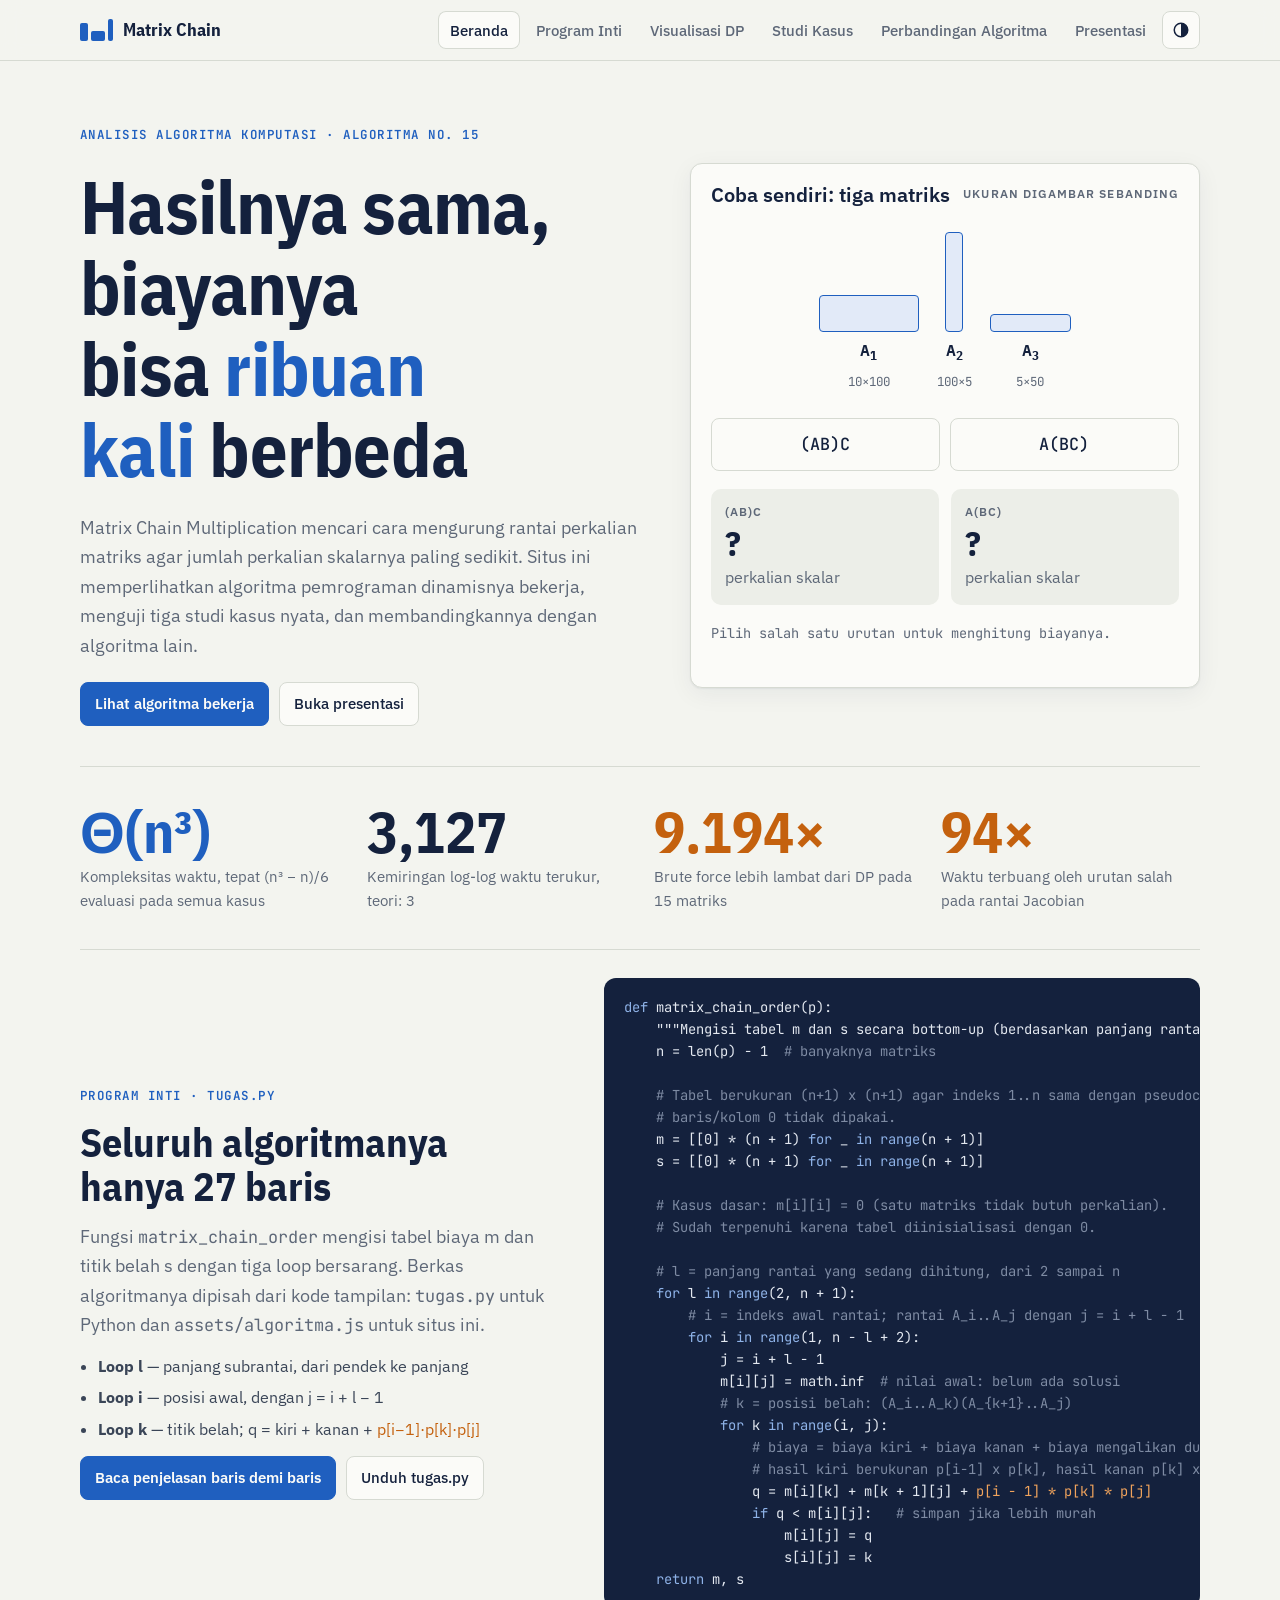
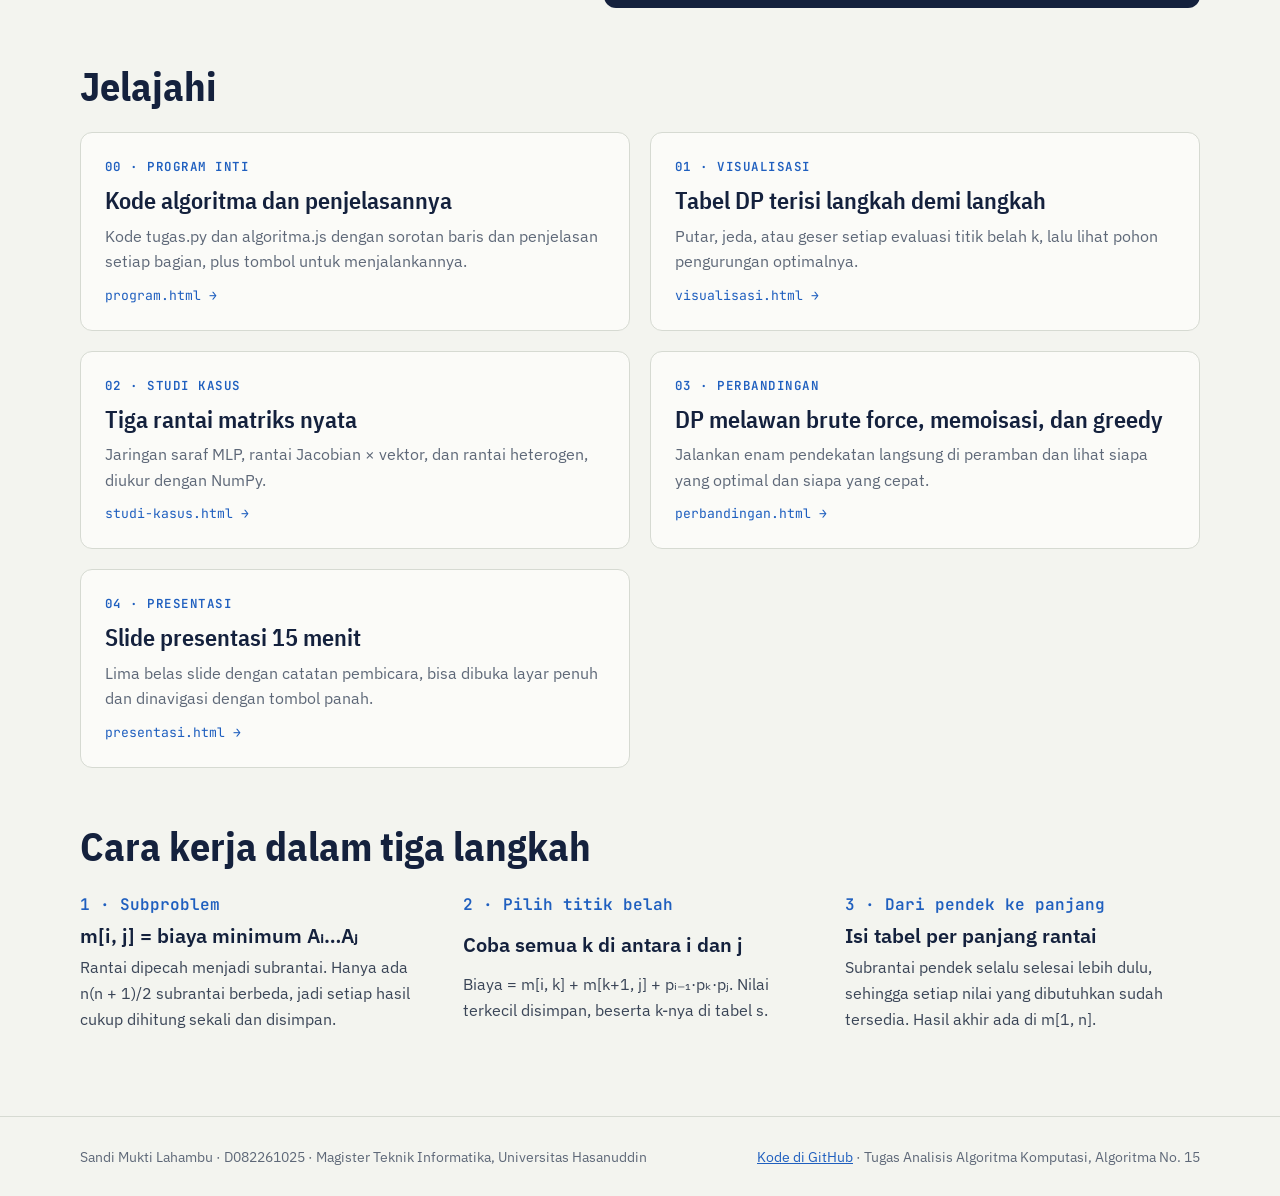
<file: index.html>
<!doctype html>
<html lang="id">
<head>
<meta charset="utf-8">
<meta name="viewport" content="width=device-width, initial-scale=1, viewport-fit=cover">
<title>Matrix Chain Multiplication</title>
<link rel="preconnect" href="https://fonts.googleapis.com">
<link rel="stylesheet" href="https://fonts.googleapis.com/css2?family=IBM+Plex+Sans+Condensed:wght@600;700&family=IBM+Plex+Sans:wght@400;500;600&family=JetBrains+Mono:wght@400;600&display=swap">
<link rel="stylesheet" href="assets/style.css">
<script src="assets/algoritma.js"></script>
<script src="assets/mcm.js"></script>
<style>
.hero{padding-block:64px 40px;display:grid;grid-template-columns:minmax(0,1.1fr) minmax(0,1fr);gap:48px;align-items:center}
@media (max-width:900px){.hero{grid-template-columns:1fr;padding-block:40px 24px}}
.hero h1 .hl{color:var(--accent)}
.demo{display:grid;gap:18px}
.demo .chainviz{min-height:120px;justify-content:center;gap:18px}
.order-btns{display:grid;grid-template-columns:1fr 1fr;gap:10px}
.order-btns .btn{justify-content:center;font-family:var(--font-mono);font-size:1.05rem;padding:12px}
.meter{display:grid;grid-template-columns:1fr 1fr;gap:12px}
.meter .cell{background:var(--surface-2);border-radius:10px;padding:14px;display:grid;gap:4px}
.meter .v{font-family:var(--font-display);font-size:2.2rem;font-weight:700;color:var(--ink);font-variant-numeric:tabular-nums;line-height:1}
.meter .cell.win .v{color:var(--accent)} .meter .cell.lose .v{color:var(--warm)}
.steps-log{font-family:var(--font-mono);font-size:.85rem;color:var(--muted);min-height:3.2em}
.stats{display:grid;grid-template-columns:repeat(auto-fit,minmax(min(100%,220px),1fr));gap:28px;padding-block:36px;border-block:1px solid var(--line)}
.how{display:grid;grid-template-columns:repeat(auto-fit,minmax(min(100%,300px),1fr));gap:28px}
.how .n{font-family:var(--font-mono);color:var(--accent);font-weight:600}
.core{display:grid;grid-template-columns:minmax(0,.9fr) minmax(0,1.1fr);gap:36px;align-items:center}
@media (max-width:900px){.core{grid-template-columns:minmax(0,1fr)}}
.core-list{margin:0;padding-left:1.1em;display:grid;gap:6px}
</style>
</head>
<body data-page="beranda">
<main class="wrap">
  <section class="hero">
    <div class="stack" style="gap:22px">
      <p class="eyebrow">Analisis Algoritma Komputasi · Algoritma No. 15</p>
      <h1>Hasilnya sama, biayanya bisa <span class="hl">ribuan kali</span> berbeda</h1>
      <p class="lead">Matrix Chain Multiplication mencari cara mengurung rantai perkalian matriks agar jumlah perkalian skalarnya paling sedikit. Situs ini memperlihatkan algoritma pemrograman dinamisnya bekerja, menguji tiga studi kasus nyata, dan membandingkannya dengan algoritma lain.</p>
      <div class="row"><a class="btn primary" href="visualisasi.html">Lihat algoritma bekerja</a><a class="btn" href="presentasi.html">Buka presentasi</a></div>
    </div>
    <div class="panel demo" aria-labelledby="demoTitle">
      <div class="row" style="justify-content:space-between"><h3 id="demoTitle">Coba sendiri: tiga matriks</h3><span class="label">ukuran digambar sebanding</span></div>
      <div class="chainviz" id="heroChain"></div>
      <div class="order-btns">
        <button class="btn" id="bAB">(AB)C</button>
        <button class="btn" id="bBC">A(BC)</button>
      </div>
      <div class="meter">
        <div class="cell" id="cAB"><span class="label">(AB)C</span><span class="v" id="vAB">?</span><span class="muted">perkalian skalar</span></div>
        <div class="cell" id="cBC"><span class="label">A(BC)</span><span class="v" id="vBC">?</span><span class="muted">perkalian skalar</span></div>
      </div>
      <p class="steps-log" id="log" aria-live="polite">Pilih salah satu urutan untuk menghitung biayanya.</p>
    </div>
  </section>

  <section class="stats" aria-label="Ringkasan hasil">
    <div class="stat"><span class="num blue">Θ(n³)</span><p>Kompleksitas waktu, tepat (n³ − n)/6 evaluasi pada semua kasus</p></div>
    <div class="stat"><span class="num">3,127</span><p>Kemiringan log-log waktu terukur, teori: 3</p></div>
    <div class="stat"><span class="num warm">9.194×</span><p>Brute force lebih lambat dari DP pada 15 matriks</p></div>
    <div class="stat"><span class="num warm">94×</span><p>Waktu terbuang oleh urutan salah pada rantai Jacobian</p></div>
  </section>

  <section class="block" id="program-inti">
    <div class="core">
      <div class="stack" style="gap:14px">
        <p class="eyebrow">Program inti · tugas.py</p>
        <h2>Seluruh algoritmanya hanya 27 baris</h2>
        <p class="lead">Fungsi <code>matrix_chain_order</code> mengisi tabel biaya m dan titik belah s dengan tiga loop bersarang. Berkas algoritmanya dipisah dari kode tampilan: <code>tugas.py</code> untuk Python dan <code>assets/algoritma.js</code> untuk situs ini.</p>
        <ul class="core-list">
          <li><b>Loop l</b> — panjang subrantai, dari pendek ke panjang</li>
          <li><b>Loop i</b> — posisi awal, dengan j = i + l − 1</li>
          <li><b>Loop k</b> — titik belah; q = kiri + kanan + <span style="color:var(--warm)">p[i−1]·p[k]·p[j]</span></li>
        </ul>
        <div class="row"><a class="btn primary" href="program.html">Baca penjelasan baris demi baris</a><a class="btn" href="program/tugas.py" download>Unduh tugas.py</a></div>
      </div>
      <pre class="code" aria-label="Kode matrix_chain_order dari tugas.py"><span class="k">def</span> matrix_chain_order(p):
    &quot;&quot;&quot;Mengisi tabel m dan s secara bottom-up (berdasarkan panjang rantai).&quot;&quot;&quot;
    n = len(p) - 1  <span class="c"># banyaknya matriks</span>

    <span class="c"># Tabel berukuran (n+1) x (n+1) agar indeks 1..n sama dengan pseudocode;</span>
    <span class="c"># baris/kolom 0 tidak dipakai.</span>
    m = [[0] * (n + 1) <span class="k">for</span> _ <span class="k">in</span> <span class="k">range</span>(n + 1)]
    s = [[0] * (n + 1) <span class="k">for</span> _ <span class="k">in</span> <span class="k">range</span>(n + 1)]

    <span class="c"># Kasus dasar: m[i][i] = 0 (satu matriks tidak butuh perkalian).</span>
    <span class="c"># Sudah terpenuhi karena tabel diinisialisasi dengan 0.</span>

    <span class="c"># l = panjang rantai yang sedang dihitung, dari 2 sampai n</span>
    <span class="k">for</span> l <span class="k">in</span> <span class="k">range</span>(2, n + 1):
        <span class="c"># i = indeks awal rantai; rantai A_i..A_j dengan j = i + l - 1</span>
        <span class="k">for</span> i <span class="k">in</span> <span class="k">range</span>(1, n - l + 2):
            j = i + l - 1
            m[i][j] = math.inf  <span class="c"># nilai awal: belum ada solusi</span>
            <span class="c"># k = posisi belah: (A_i..A_k)(A_{k+1}..A_j)</span>
            <span class="k">for</span> k <span class="k">in</span> <span class="k">range</span>(i, j):
                <span class="c"># biaya = biaya kiri + biaya kanan + biaya mengalikan dua hasilnya</span>
                <span class="c"># hasil kiri berukuran p[i-1] x p[k], hasil kanan p[k] x p[j]</span>
                q = m[i][k] + m[k + 1][j] + <span class="w">p[i - 1] * p[k] * p[j]</span>
                <span class="k">if</span> q &lt; m[i][j]:   <span class="c"># simpan jika lebih murah</span>
                    m[i][j] = q
                    s[i][j] = k
    <span class="k">return</span> m, s</pre>
    </div>
  </section>

  <section class="block stack" style="gap:24px">
    <h2>Jelajahi</h2>
    <div class="grid-2">
      <a class="card-link" href="program.html"><span class="eyebrow">00 · Program inti</span><h3>Kode algoritma dan penjelasannya</h3><p class="muted">Kode tugas.py dan algoritma.js dengan sorotan baris dan penjelasan setiap bagian, plus tombol untuk menjalankannya.</p><span class="go">program.html →</span></a>
      <a class="card-link" href="visualisasi.html"><span class="eyebrow">01 · Visualisasi</span><h3>Tabel DP terisi langkah demi langkah</h3><p class="muted">Putar, jeda, atau geser setiap evaluasi titik belah k, lalu lihat pohon pengurungan optimalnya.</p><span class="go">visualisasi.html →</span></a>
      <a class="card-link" href="studi-kasus.html"><span class="eyebrow">02 · Studi kasus</span><h3>Tiga rantai matriks nyata</h3><p class="muted">Jaringan saraf MLP, rantai Jacobian × vektor, dan rantai heterogen, diukur dengan NumPy.</p><span class="go">studi-kasus.html →</span></a>
      <a class="card-link" href="perbandingan.html"><span class="eyebrow">03 · Perbandingan</span><h3>DP melawan brute force, memoisasi, dan greedy</h3><p class="muted">Jalankan enam pendekatan langsung di peramban dan lihat siapa yang optimal dan siapa yang cepat.</p><span class="go">perbandingan.html →</span></a>
      <a class="card-link" href="presentasi.html"><span class="eyebrow">04 · Presentasi</span><h3>Slide presentasi 15 menit</h3><p class="muted">Lima belas slide dengan catatan pembicara, bisa dibuka layar penuh dan dinavigasi dengan tombol panah.</p><span class="go">presentasi.html →</span></a>
    </div>
  </section>

  <section class="block stack" style="gap:24px">
    <h2>Cara kerja dalam tiga langkah</h2>
    <div class="how">
      <div class="stack" style="gap:8px"><span class="n">1 · Subproblem</span><h3>m[i, j] = biaya minimum Aᵢ…Aⱼ</h3><p>Rantai dipecah menjadi subrantai. Hanya ada n(n + 1)/2 subrantai berbeda, jadi setiap hasil cukup dihitung sekali dan disimpan.</p></div>
      <div class="stack" style="gap:8px"><span class="n">2 · Pilih titik belah</span><h3>Coba semua k di antara i dan j</h3><p>Biaya = m[i, k] + m[k+1, j] + pᵢ₋₁·pₖ·pⱼ. Nilai terkecil disimpan, beserta k-nya di tabel s.</p></div>
      <div class="stack" style="gap:8px"><span class="n">3 · Dari pendek ke panjang</span><h3>Isi tabel per panjang rantai</h3><p>Subrantai pendek selalu selesai lebih dulu, sehingga setiap nilai yang dibutuhkan sudah tersedia. Hasil akhir ada di m[1, n].</p></div>
    </div>
  </section>
</main>
<script>
(() => {
  const { $, fmt, chainViz } = MCM;
  const p = [10, 100, 5, 50];
  const draw = cls => chainViz($("#heroChain"), p, { min: 18, max: 100, cls });
  draw();
  const plans = {
    AB: { steps: [[[1, 2], 10 * 100 * 5, "A·B: 10·100·5"], [[1, 2, 3], 10 * 5 * 50, "(AB)·C: 10·5·50"]], out: "#vAB", cell: "#cAB" },
    BC: { steps: [[[2, 3], 100 * 5 * 50, "B·C: 100·5·50"], [[1, 2, 3], 10 * 100 * 50, "A·(BC): 10·100·50"]], out: "#vBC", cell: "#cBC" },
  };
  const done = {};
  let busy = false;
  const reduce = matchMedia("(prefers-reduced-motion: reduce)").matches;
  function count(el, from, to, ms) {
    return new Promise(res => {
      if (reduce) { el.textContent = fmt(to); return res(); }
      const t0 = performance.now();
      (function tick(t) { const f = Math.min(1, (t - t0) / ms); el.textContent = fmt(Math.round(from + (to - from) * (1 - Math.pow(1 - f, 3)))); f < 1 ? requestAnimationFrame(tick) : res(); })(t0);
    });
  }
  async function run(key) {
    if (busy) return; busy = true;
    const plan = plans[key]; let total = 0; const log = [];
    for (const [idx, c, text] of plan.steps) {
      draw(i => idx.includes(i) ? "hot" : "");
      log.push(`${text} = ${fmt(c)}`); $("#log").textContent = log.join("  →  ");
      await count($(plan.out), total, total + c, 700); total += c;
      await new Promise(r => setTimeout(r, reduce ? 0 : 250));
    }
    draw(() => "done");
    done[key] = total;
    $("#log").textContent = log.join("  →  ") + `  ⇒  total ${fmt(total)}`;
    if (done.AB && done.BC) {
      $("#cAB").className = "cell win"; $("#cBC").className = "cell lose";
      $("#log").textContent = `Hasilnya sama, tetapi A(BC) butuh ${fmt(done.BC / done.AB)}× lebih banyak perkalian daripada (AB)C.`;
    }
    busy = false;
  }
  $("#bAB").onclick = () => run("AB");
  $("#bBC").onclick = () => run("BC");
})();
</script>
</body>
</html>
</file>
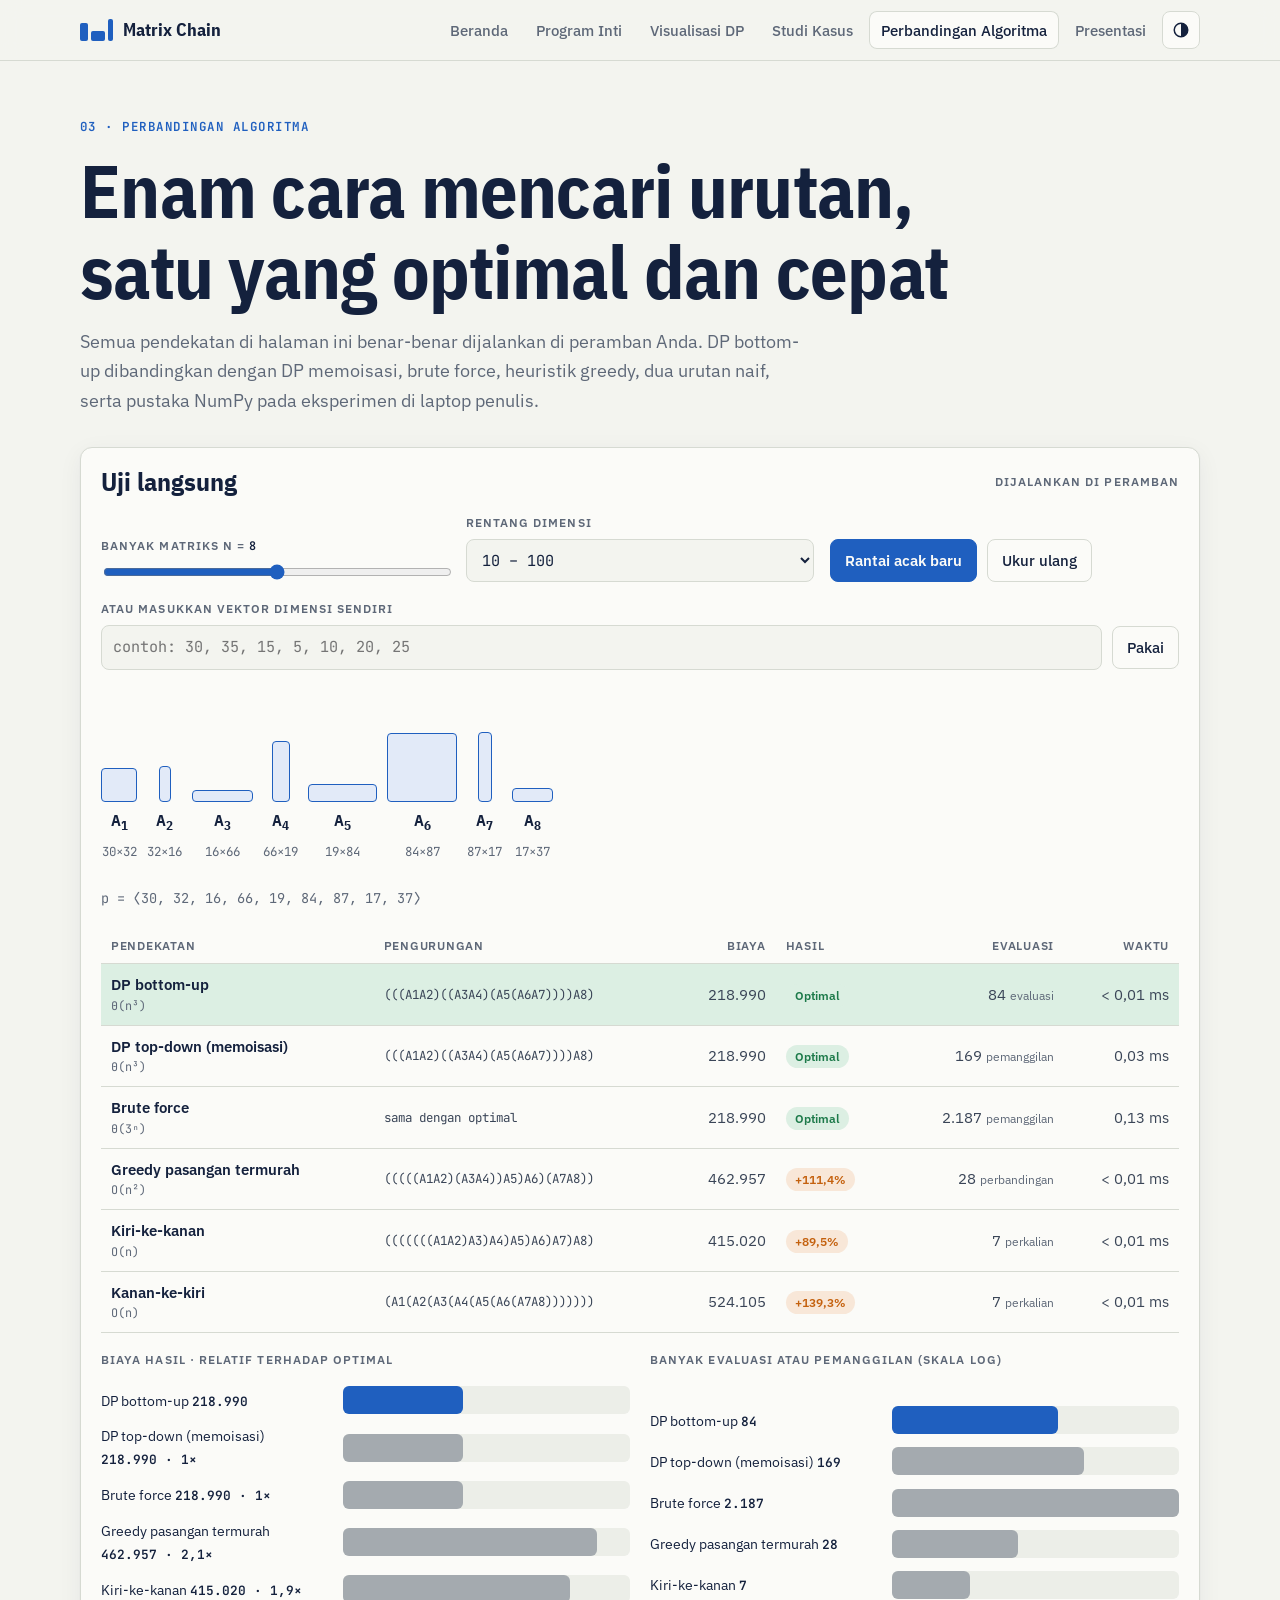
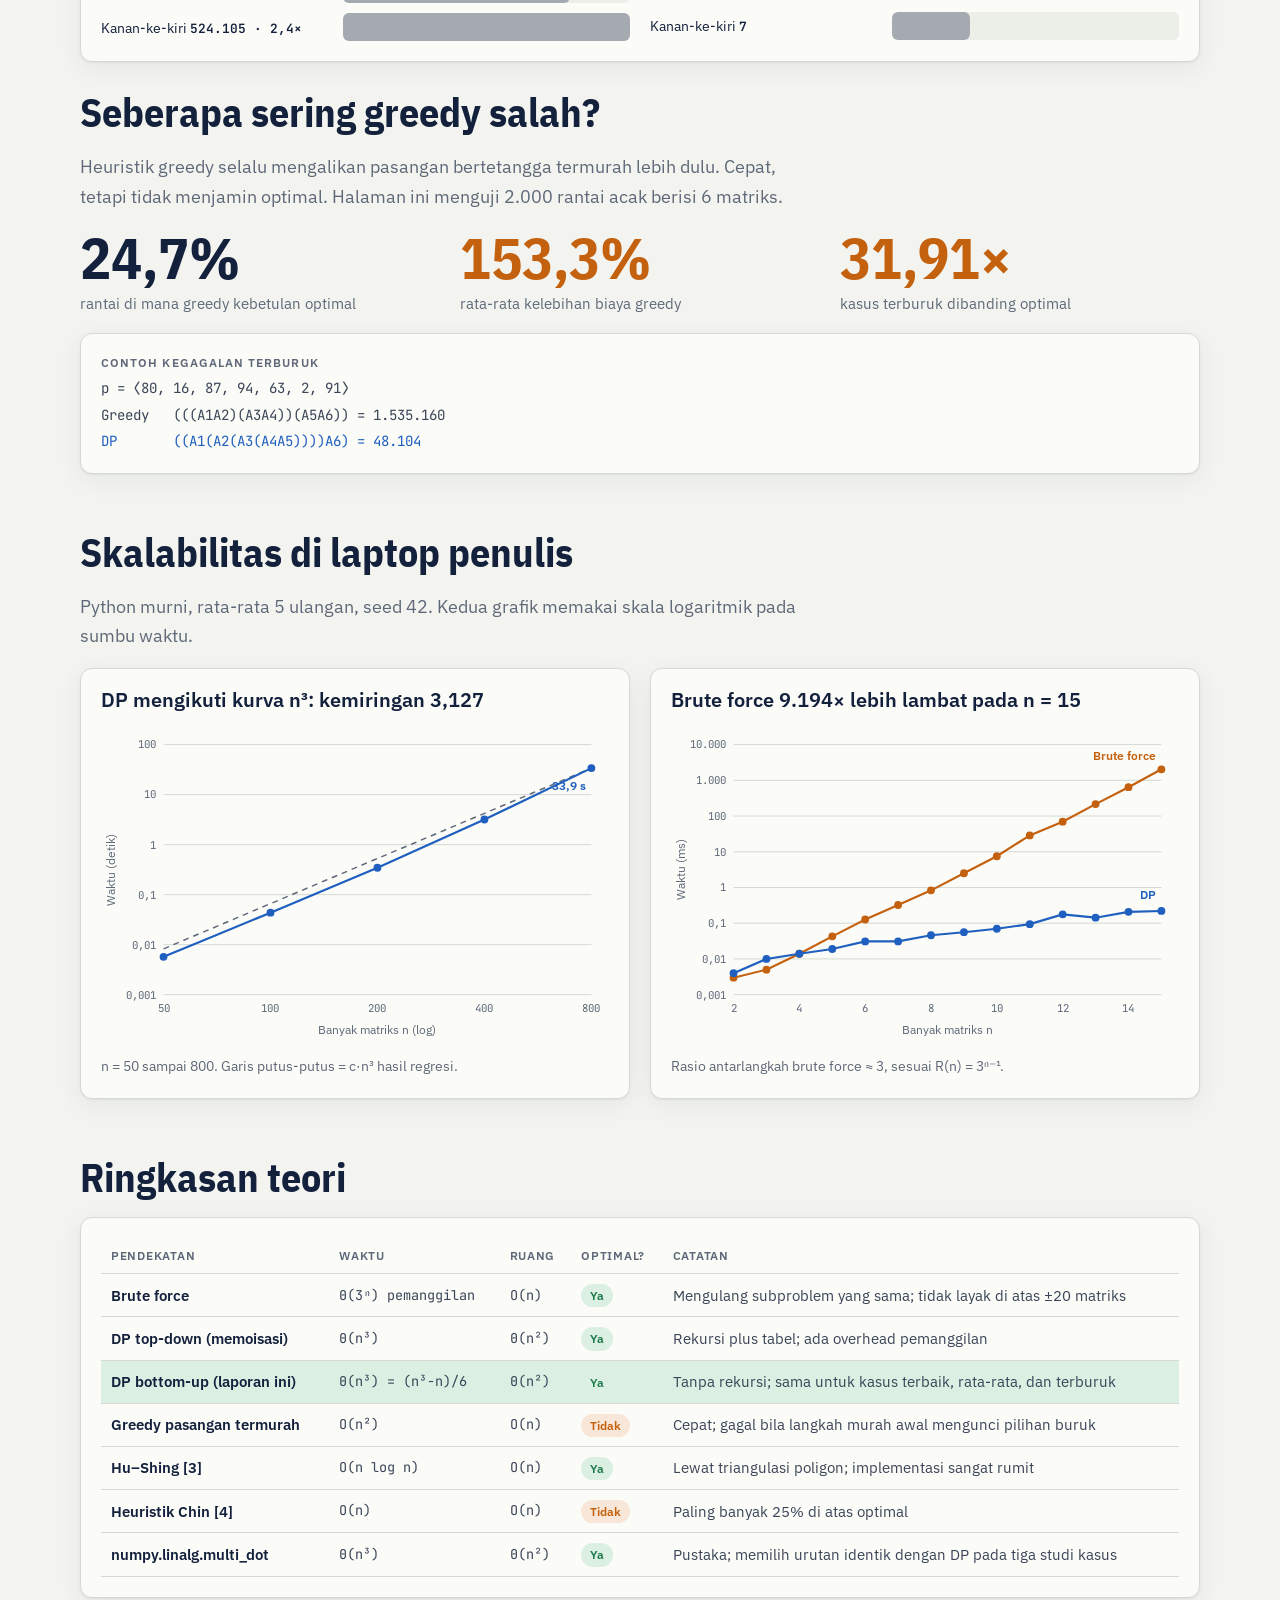
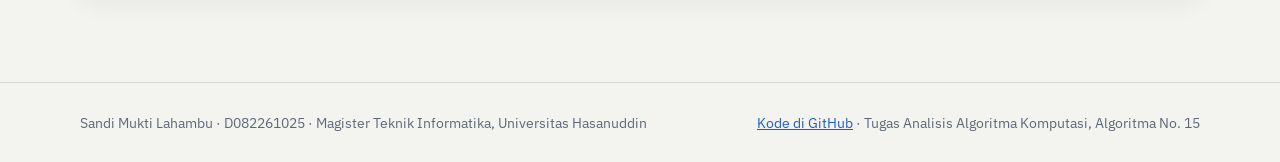
<file: perbandingan.html>
<!doctype html>
<html lang="id">
<head>
<meta charset="utf-8">
<meta name="viewport" content="width=device-width, initial-scale=1, viewport-fit=cover">
<title>Perbandingan Algoritma MCM</title>
<link rel="preconnect" href="https://fonts.googleapis.com">
<link rel="stylesheet" href="https://fonts.googleapis.com/css2?family=IBM+Plex+Sans+Condensed:wght@600;700&family=IBM+Plex+Sans:wght@400;500;600&family=JetBrains+Mono:wght@400;600&display=swap">
<link rel="stylesheet" href="assets/style.css">
<script src="assets/algoritma.js"></script>
<script src="assets/mcm.js"></script>
<style>
.ctl{display:grid;grid-template-columns:repeat(auto-fit,minmax(min(100%,220px),1fr));gap:16px;align-items:end}
.ctl output{font-family:var(--font-mono);color:var(--ink);font-weight:600}
.algo-name{font-weight:600;color:var(--ink)}
.algo-name small{display:block;font-weight:400;color:var(--muted);font-family:var(--font-mono);font-size:.74rem}
.chart svg{width:100%;height:auto;display:block}
.greedy-ex{font-family:var(--font-mono);font-size:.88rem;display:grid;gap:4px}
</style>
</head>
<body data-page="perbandingan">
<main class="wrap">
  <header class="page-head">
    <p class="eyebrow">03 · Perbandingan algoritma</p>
    <h1>Enam cara mencari urutan, satu yang optimal dan cepat</h1>
    <p class="lead">Semua pendekatan di halaman ini benar-benar dijalankan di peramban Anda. DP bottom-up dibandingkan dengan DP memoisasi, brute force, heuristik greedy, dua urutan naif, serta pustaka NumPy pada eksperimen di laptop penulis.</p>
  </header>

  <section class="panel stack" style="gap:18px" aria-labelledby="runTitle">
    <div class="row" style="justify-content:space-between"><h2 id="runTitle" style="font-size:1.6rem">Uji langsung</h2><span class="label">dijalankan di peramban</span></div>
    <div class="ctl">
      <label class="field"><span class="label">Banyak matriks n = <output id="nOut">8</output></span><input type="range" id="n" min="2" max="14" value="8"></label>
      <label class="field"><span class="label">Rentang dimensi</span>
        <select id="range"><option value="5,50">5 – 50</option><option value="10,100" selected>10 – 100</option><option value="2,1000">2 – 1.000 (sangat bervariasi)</option></select></label>
      <div class="row"><button class="btn primary" id="go">Rantai acak baru</button><button class="btn" id="rerun">Ukur ulang</button></div>
    </div>
    <label class="field"><span class="label">Atau masukkan vektor dimensi sendiri</span><div class="row" style="flex-wrap:nowrap"><input type="text" id="custom" placeholder="contoh: 30, 35, 15, 5, 10, 20, 25" spellcheck="false"><button class="btn" id="useCustom">Pakai</button></div></label>
    <div class="err" id="err" role="alert"></div>
    <div class="chainviz" id="chain"></div>
    <p class="mono muted" id="pText" style="font-size:.85rem"></p>
    <div class="tbl-wrap"><table class="data" id="res"></table></div>
    <div class="grid-2">
      <div class="stack"><span class="label">Biaya hasil · relatif terhadap optimal</span><div class="bars" id="bCost"></div></div>
      <div class="stack"><span class="label">Banyak evaluasi atau pemanggilan (skala log)</span><div class="bars" id="bOps"></div></div>
    </div>
  </section>

  <section class="block stack" style="gap:18px">
    <h2>Seberapa sering greedy salah?</h2>
    <p class="lead">Heuristik greedy selalu mengalikan pasangan bertetangga termurah lebih dulu. Cepat, tetapi tidak menjamin optimal. Halaman ini menguji 2.000 rantai acak berisi 6 matriks.</p>
    <div class="grid-3" id="gStats"></div>
    <div class="panel greedy-ex" id="gEx"></div>
  </section>

  <section class="block stack" style="gap:18px">
    <h2>Skalabilitas di laptop penulis</h2>
    <p class="lead">Python murni, rata-rata 5 ulangan, seed 42. Kedua grafik memakai skala logaritmik pada sumbu waktu.</p>
    <div class="grid-2">
      <div class="panel stack chart"><h3>DP mengikuti kurva n³: kemiringan 3,127</h3><div id="c1"></div><p class="muted" style="font-size:.85rem">n = 50 sampai 800. Garis putus-putus = c·n³ hasil regresi.</p></div>
      <div class="panel stack chart"><h3>Brute force 9.194× lebih lambat pada n = 15</h3><div id="c2"></div><p class="muted" style="font-size:.85rem">Rasio antarlangkah brute force ≈ 3, sesuai R(n) = 3ⁿ⁻¹.</p></div>
    </div>
  </section>

  <section class="block stack" style="gap:18px">
    <h2>Ringkasan teori</h2>
    <div class="panel tbl-wrap"><table class="data">
      <tr><th>Pendekatan</th><th>Waktu</th><th>Ruang</th><th>Optimal?</th><th>Catatan</th></tr>
      <tr><td class="algo-name">Brute force</td><td class="mono">Θ(3ⁿ) pemanggilan</td><td class="mono">O(n)</td><td><span class="pill ok">Ya</span></td><td>Mengulang subproblem yang sama; tidak layak di atas ±20 matriks</td></tr>
      <tr><td class="algo-name">DP top-down (memoisasi)</td><td class="mono">Θ(n³)</td><td class="mono">Θ(n²)</td><td><span class="pill ok">Ya</span></td><td>Rekursi plus tabel; ada overhead pemanggilan</td></tr>
      <tr class="best"><td class="algo-name">DP bottom-up (laporan ini)</td><td class="mono">Θ(n³) = (n³−n)/6</td><td class="mono">Θ(n²)</td><td><span class="pill ok">Ya</span></td><td>Tanpa rekursi; sama untuk kasus terbaik, rata-rata, dan terburuk</td></tr>
      <tr><td class="algo-name">Greedy pasangan termurah</td><td class="mono">O(n²)</td><td class="mono">O(n)</td><td><span class="pill bad">Tidak</span></td><td>Cepat; gagal bila langkah murah awal mengunci pilihan buruk</td></tr>
      <tr><td class="algo-name">Hu–Shing [3]</td><td class="mono">O(n log n)</td><td class="mono">O(n)</td><td><span class="pill ok">Ya</span></td><td>Lewat triangulasi poligon; implementasi sangat rumit</td></tr>
      <tr><td class="algo-name">Heuristik Chin [4]</td><td class="mono">O(n)</td><td class="mono">O(n)</td><td><span class="pill bad">Tidak</span></td><td>Paling banyak 25% di atas optimal</td></tr>
      <tr><td class="algo-name">numpy.linalg.multi_dot</td><td class="mono">Θ(n³)</td><td class="mono">Θ(n²)</td><td><span class="pill ok">Ya</span></td><td>Pustaka; memilih urutan identik dengan DP pada tiga studi kasus</td></tr>
    </table></div>
  </section>
</main>
<script>
(() => {
  const { $, fmt, rng, chainViz, matrixChainOrder, memoized, bruteForce, greedy, costBySplit, parensBySplit, splitLR, splitRL, parens, EXP1, EXP2 } = MCM;
  let seed = 7, p = [];
  const BF_MAX = 13;

  function timeIt(fn, budget = 25) {
    let t0 = performance.now(), out = fn(), once = performance.now() - t0;
    if (once >= budget) return { out, ms: once };
    const reps = Math.min(5000, Math.max(1, Math.ceil(budget / Math.max(once, 0.002))));
    t0 = performance.now(); for (let r = 0; r < reps; r++) fn();
    return { out, ms: (performance.now() - t0) / reps };
  }
  function makeChain() {
    const n = +$("#n").value, [lo, hi] = $("#range").value.split(",").map(Number), r = rng(seed * 7919 + n);
    p = Array.from({ length: n + 1 }, () => Math.round(Math.exp(Math.log(lo) + r() * (Math.log(hi) - Math.log(lo)))));
  }
  function run() {
    const n = p.length - 1;
    chainViz($("#chain"), p, { min: 12, max: 70 });
    $("#pText").textContent = `p = ⟨${p.join(", ")}⟩`;
    const dp = timeIt(() => matrixChainOrder(p)), opt = dp.out.cost;
    const rows = [
      { name: "DP bottom-up", cx: "Θ(n³)", ...pack(dp, parens(dp.out.s, 1, n), "evaluasi") },
      (() => { const r = timeIt(() => memoized(p)); return { name: "DP top-down (memoisasi)", cx: "Θ(n³)", ...pack(r, parens(r.out.s, 1, n), "pemanggilan") }; })(),
      n <= BF_MAX ? (() => { const r = timeIt(() => bruteForce(p), 40); return { name: "Brute force", cx: "Θ(3ⁿ)", ...pack(r, "sama dengan optimal", "pemanggilan") }; })()
                  : { name: "Brute force", cx: "Θ(3ⁿ)", skip: true },
      (() => { const r = timeIt(() => greedy(p)); return { name: "Greedy pasangan termurah", cx: "O(n²)", ...pack(r, r.out.paren, "perbandingan") }; })(),
      (() => { const r = timeIt(() => ({ cost: costBySplit(p, splitLR(n), 1, n), evals: n - 1 })); return { name: "Kiri-ke-kanan", cx: "O(n)", ...pack(r, parensBySplit(splitLR(n), 1, n), "perkalian") }; })(),
      (() => { const r = timeIt(() => ({ cost: costBySplit(p, splitRL(n), 1, n), evals: n - 1 })); return { name: "Kanan-ke-kiri", cx: "O(n)", ...pack(r, parensBySplit(splitRL(n), 1, n), "perkalian") }; })(),
    ];
    function pack(r, par, unit) { return { cost: r.out.cost, evals: r.out.evals, ms: r.ms, par, unit }; }
    const status = c => c === opt ? '<span class="pill ok">Optimal</span>' : `<span class="pill bad">+${fmt((c / opt - 1) * 100, 1)}%</span>`;
    $("#res").innerHTML = `<tr><th>Pendekatan</th><th>Pengurungan</th><th class="num">Biaya</th><th>Hasil</th><th class="num">Evaluasi</th><th class="num">Waktu</th></tr>` +
      rows.map(r => r.skip ? `<tr><td class="algo-name">${r.name}<small>${r.cx}</small></td><td colspan="5" class="muted">Dilewati untuk n &gt; ${BF_MAX}: butuh sekitar ${fmt(Math.pow(3, n - 1))} pemanggilan.</td></tr>`
        : `<tr${r.name === "DP bottom-up" ? ' class="best"' : ""}><td class="algo-name">${r.name}<small>${r.cx}</small></td><td class="mono" style="font-size:.78rem;word-break:break-all">${r.par}</td>
          <td class="num">${fmt(r.cost)}</td><td>${status(r.cost)}</td><td class="num">${fmt(r.evals)} <span class="muted" style="font-size:.75rem">${r.unit}</span></td><td class="num">${r.ms < 0.01 ? "&lt; 0,01" : fmt(r.ms, 2)} ms</td></tr>`).join("");
    const ok = rows.filter(r => !r.skip);
    MCM.bars($("#bCost"), ok.map(r => ({ u: r.name, cost: r.cost, opt: r.cost === opt && r.name === "DP bottom-up" })), "cost", "", 0);
    const lg = v => Math.log10(v + 1);
    $("#bOps").innerHTML = ok.map(r => { const w = lg(r.evals) / lg(Math.max(...ok.map(o => o.evals))) * 100;
      return `<div class="bar-row"><div class="bar-name"><span>${r.name} <b class="bar-num">${fmt(r.evals)}</b></span></div><div class="bar-track"><div class="bar-fill${r.name === "DP bottom-up" ? " opt" : ""}" style="width:${w}%"></div></div></div>`; }).join("");
  }

  $("#n").oninput = e => { $("#nOut").textContent = e.target.value; makeChain(); run(); };
  $("#range").onchange = () => { makeChain(); run(); };
  $("#go").onclick = () => { seed++; makeChain(); run(); };
  $("#rerun").onclick = run;
  $("#useCustom").onclick = () => {
    const nums = $("#custom").value.split(/[\s,;]+/).filter(Boolean).map(Number);
    if (nums.length < 3 || nums.length > 16 || nums.some(x => !Number.isInteger(x) || x < 1)) { $("#err").textContent = "Masukkan 3 sampai 16 bilangan bulat positif."; return; }
    $("#err").textContent = ""; p = nums; $("#n").value = Math.min(14, p.length - 1); $("#nOut").textContent = p.length - 1; run();
  };

  /* greedy: uji massal */
  (function greedyStudy() {
    const r = rng(2026), N = 2000; let okc = 0, sum = 0, worst = { e: 0 };
    for (let t = 0; t < N; t++) {
      const q = Array.from({ length: 7 }, () => 2 + Math.floor(r() * 99));
      const o = matrixChainOrder(q), g = greedy(q), e = g.cost / o.cost - 1;
      if (e === 0) okc++; sum += e;
      if (e > worst.e) worst = { e, q, o, g };
    }
    $("#gStats").innerHTML = `<div class="stat"><span class="num">${fmt(okc / N * 100, 1)}%</span><p>rantai di mana greedy kebetulan optimal</p></div>
      <div class="stat"><span class="num warm">${fmt(sum / N * 100, 1)}%</span><p>rata-rata kelebihan biaya greedy</p></div>
      <div class="stat"><span class="num warm">${fmt(worst.e + 1, 2)}×</span><p>kasus terburuk dibanding optimal</p></div>`;
    $("#gEx").innerHTML = `<span class="label" style="font-family:var(--font-body)">Contoh kegagalan terburuk</span>
      <span>p = ⟨${worst.q.join(", ")}⟩</span>
      <span>Greedy&nbsp;&nbsp;&nbsp;${worst.g.paren} = ${fmt(worst.g.cost)}</span>
      <span style="color:var(--accent)">DP&nbsp;&nbsp;&nbsp;&nbsp;&nbsp;&nbsp;&nbsp;${parens(worst.o.s, 1, 6)} = ${fmt(worst.o.cost)}</span>`;
  })();

  /* grafik skalabilitas (SVG tangan) */
  function logChart(el, series, opts) {
    const W = 520, H = 320, L = 64, R = 18, T = 18, B = 46;
    const xs = series.flatMap(s => s.pts.map(p => p[0])), ys = series.flatMap(s => s.pts.map(p => p[1]));
    const xlog = opts.xlog, x0 = Math.min(...xs), x1 = Math.max(...xs);
    const ylo = Math.floor(Math.log10(Math.min(...ys))), yhi = Math.ceil(Math.log10(Math.max(...ys)));
    const X = v => L + (xlog ? Math.log(v / x0) / Math.log(x1 / x0) : (v - x0) / (x1 - x0)) * (W - L - R);
    const Y = v => T + (yhi - Math.log10(v)) / (yhi - ylo) * (H - T - B);
    let g = "";
    for (let e = ylo; e <= yhi; e++) g += `<line x1="${L}" x2="${W - R}" y1="${Y(10 ** e)}" y2="${Y(10 ** e)}" stroke="var(--line)"/><text x="${L - 8}" y="${Y(10 ** e) + 4}" text-anchor="end" font-size="11" fill="var(--muted)" font-family="JetBrains Mono,monospace">${fmt(10 ** e, 3)}</text>`;
    opts.xt.forEach(v => g += `<text x="${X(v)}" y="${H - B + 18}" text-anchor="middle" font-size="11" fill="var(--muted)" font-family="JetBrains Mono,monospace">${v}</text>`);
    g += `<text x="${(L + W - R) / 2}" y="${H - 6}" text-anchor="middle" font-size="12" fill="var(--muted)" font-family="IBM Plex Sans,sans-serif">${opts.xl}</text>`;
    g += `<text transform="translate(14 ${(T + H - B) / 2}) rotate(-90)" text-anchor="middle" font-size="12" fill="var(--muted)" font-family="IBM Plex Sans,sans-serif">${opts.yl}</text>`;
    series.forEach(s => {
      const d = s.pts.map((p, i) => `${i ? "L" : "M"}${X(p[0]).toFixed(1)},${Y(p[1]).toFixed(1)}`).join("");
      g += `<path d="${d}" fill="none" stroke="${s.color}" stroke-width="${s.w || 2.2}" ${s.dash ? 'stroke-dasharray="6 5"' : ""}/>`;
      if (!s.noDots) s.pts.forEach(p => g += `<circle cx="${X(p[0])}" cy="${Y(p[1])}" r="4" fill="${s.color}"><title>${s.name}: n = ${p[0]}, ${fmt(p[1], 3)} ${opts.unit}</title></circle>`);
      const last = s.pts[s.pts.length - 1];
      if (s.label) g += `<text x="${X(last[0]) - 6}" y="${Y(last[1]) + (s.dy || -10)}" text-anchor="end" font-size="12" font-weight="600" fill="${s.color}" font-family="IBM Plex Sans,sans-serif">${s.label}</text>`;
    });
    el.innerHTML = `<svg viewBox="0 0 ${W} ${H}" role="img" aria-label="${opts.aria}">${g}</svg>`;
  }
  function charts() {
    const c = EXP1.reduce((a, r) => a + r.t * r.n ** 3, 0) / EXP1.reduce((a, r) => a + r.n ** 6, 0);
    const curve = Array.from({ length: 30 }, (_, i) => { const n = 50 * Math.pow(16, i / 29); return [n, c * n ** 3]; });
    logChart($("#c1"), [
      { name: "c·n³", pts: curve, color: "var(--muted)", dash: true, noDots: true, w: 1.5 },
      { name: "Pengukuran", pts: EXP1.map(r => [r.n, r.t]), color: "var(--accent)", label: "33,9 s", dy: 22 },
    ], { xlog: true, xt: [50, 100, 200, 400, 800], xl: "Banyak matriks n (log)", yl: "Waktu (detik)", unit: "s", aria: "Waktu DP terhadap n, skala log-log" });
    logChart($("#c2"), [
      { name: "Brute force", pts: EXP2.map(r => [r.n, r.bf]), color: "var(--warm)", label: "Brute force" },
      { name: "DP", pts: EXP2.map(r => [r.n, r.dp]), color: "var(--accent)", label: "DP", dy: -12 },
    ], { xlog: false, xt: [2, 4, 6, 8, 10, 12, 14], xl: "Banyak matriks n", yl: "Waktu (ms)", unit: "ms", aria: "Waktu DP dan brute force terhadap n" });
  }

  makeChain(); run(); charts();
})();
</script>
</body>
</html>
</file>
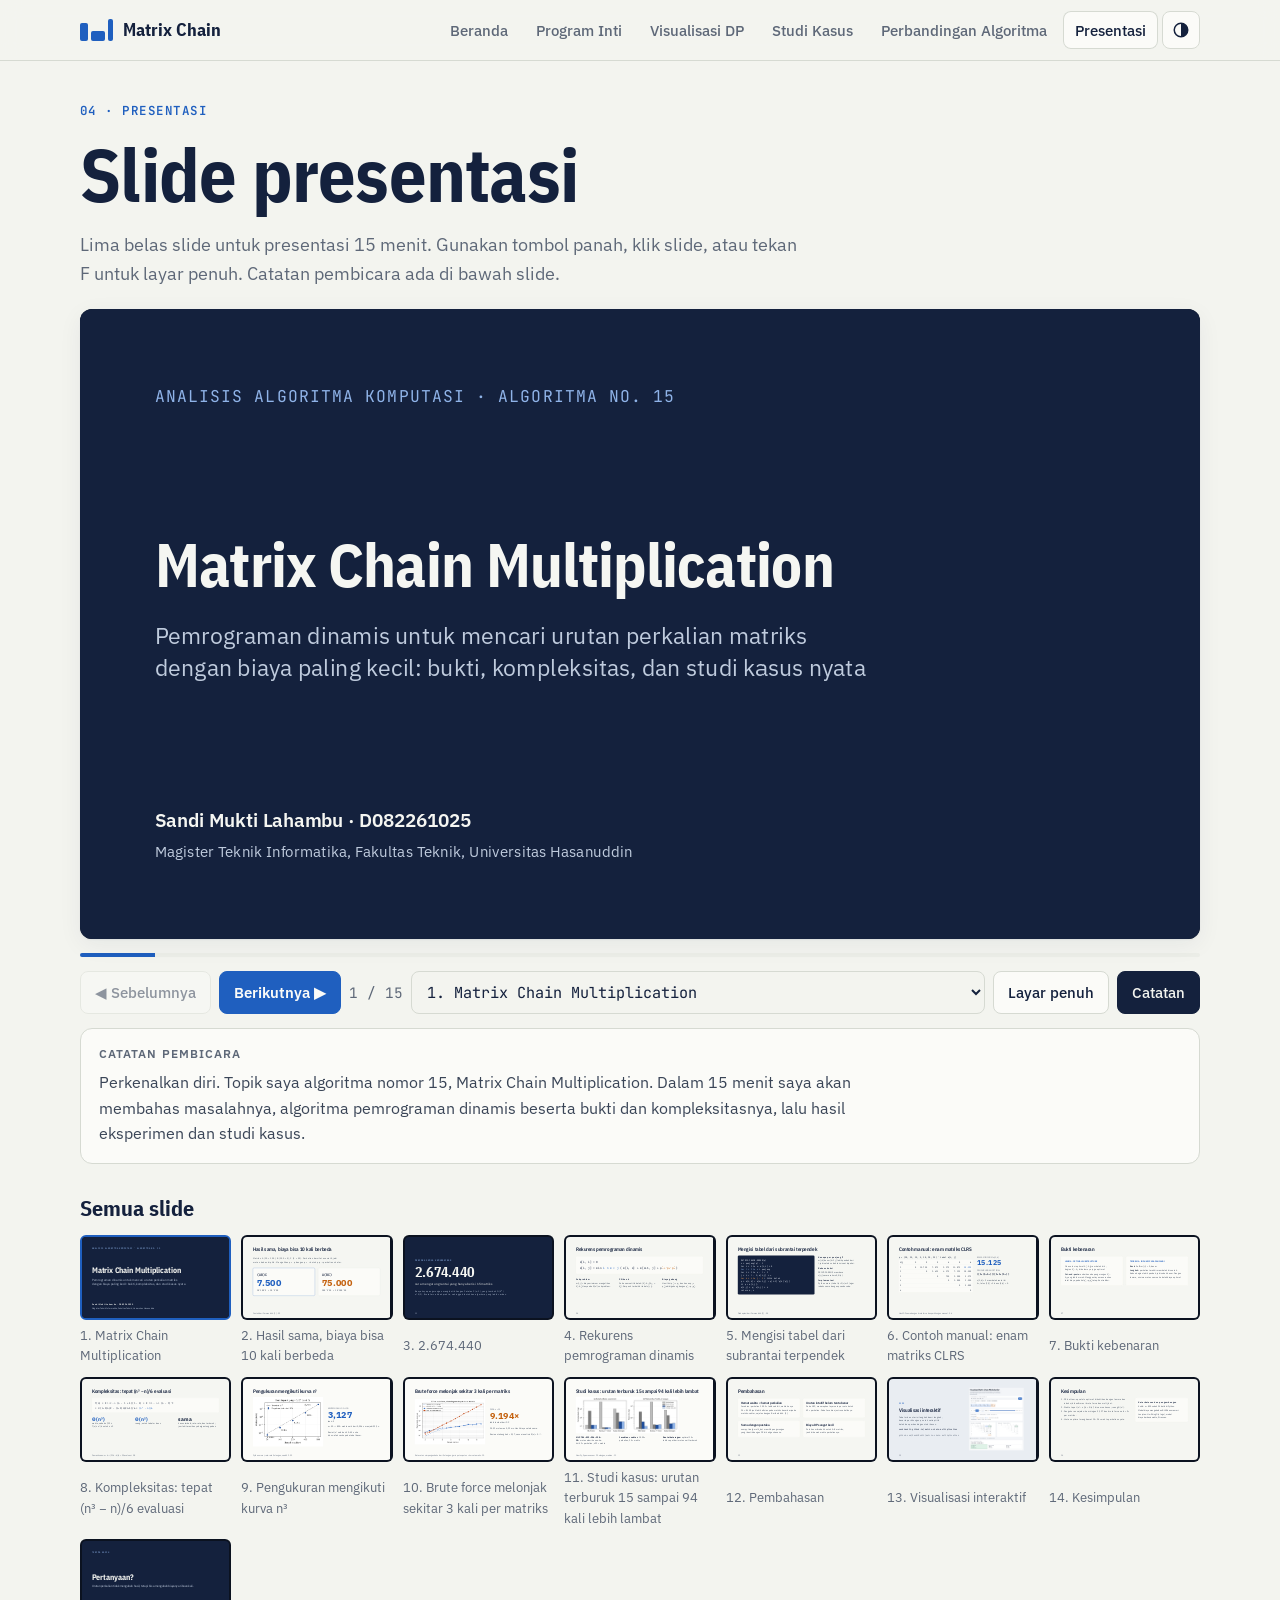
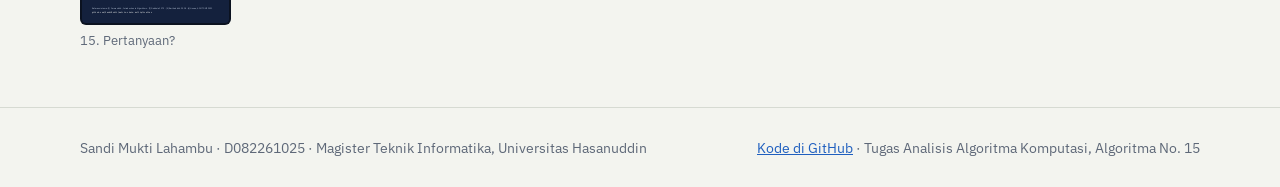
<file: presentasi.html>
<!doctype html>
<html lang="id">
<head>
<meta charset="utf-8">
<meta name="viewport" content="width=device-width, initial-scale=1, viewport-fit=cover">
<title>Presentasi Matrix Chain</title>
<link rel="preconnect" href="https://fonts.googleapis.com">
<link rel="stylesheet" href="https://fonts.googleapis.com/css2?family=IBM+Plex+Sans+Condensed:wght@600;700&family=IBM+Plex+Sans:wght@400;500;600;700&family=JetBrains+Mono:wght@400;600&display=swap">
<link rel="stylesheet" href="assets/style.css">
<script src="assets/algoritma.js"></script>
<script src="assets/mcm.js"></script>
<style>
.viewer{display:grid;gap:14px;grid-template-columns:minmax(0,1fr)}
.viewer>*{min-width:0}
.stage-box{position:relative;width:100%;aspect-ratio:16/9;max-width:100%;background:#0B1220;border-radius:var(--radius);overflow:hidden;box-shadow:var(--shadow)}
.stage{position:absolute;left:0;top:0;width:1920px;height:1080px;transform-origin:0 0}
.slide{position:absolute;inset:0;width:1920px;height:1080px;box-sizing:border-box;opacity:0;transition:opacity .35s;pointer-events:none}
.slide.on{opacity:1;pointer-events:auto}
.slide h1,.slide h2,.slide h3,.slide p{margin:0;text-wrap:balance}
.slide ol,.slide ul{margin:0;padding-left:1.3em;display:grid;gap:14px}
.slide table{border-collapse:collapse;width:100%}
.slide th,.slide td{padding:.35em .6em;border-bottom:1px solid #D8DCD6;text-align:left}
.slide img{max-width:none}
.bar{display:flex;flex-wrap:wrap;gap:8px;align-items:center}
.bar .count{font-family:var(--font-mono);color:var(--muted);font-size:.9rem;font-variant-numeric:tabular-nums}
.bar select{width:auto;min-width:0;max-width:100%;flex:1 1 200px}
.progress{height:4px;background:var(--surface-2);border-radius:4px;overflow:hidden}
.progress i{display:block;height:100%;background:var(--accent);transition:width .3s}
.notes{background:var(--surface);border:1px solid var(--line);border-radius:var(--radius);padding:16px 18px;display:grid;gap:6px}
.notes p{max-width:80ch}
.thumbs{display:grid;grid-template-columns:repeat(auto-fill,minmax(150px,1fr));gap:10px}
.thumbs button{all:unset;cursor:pointer;display:grid;gap:6px;font-size:.8rem;color:var(--muted)}
.thumbs button:focus-visible{outline:2px solid var(--accent);outline-offset:2px;border-radius:6px}
.thumbs .t{position:relative;aspect-ratio:16/9;border-radius:6px;overflow:hidden;border:2px solid transparent;background:#0B1220}
.thumbs button[aria-current="true"] .t{border-color:var(--accent)}
.thumbs .t .stage{pointer-events:none}
.stage-box:fullscreen{border-radius:0;aspect-ratio:auto;width:100vw;height:100vh;background:#000}
</style>
</head>
<body data-page="presentasi">
<main class="wrap">
  <header class="page-head" style="padding-block:40px 20px">
    <p class="eyebrow">04 · Presentasi</p>
    <h1>Slide presentasi</h1>
    <p class="lead">Lima belas slide untuk presentasi 15 menit. Gunakan tombol panah, klik slide, atau tekan F untuk layar penuh. Catatan pembicara ada di bawah slide.</p>
  </header>
  <section class="viewer">
    <div class="stage-box" id="box" tabindex="0" aria-roledescription="presentasi" aria-label="Slide presentasi"><div class="stage" id="stage"></div></div>
    <div class="progress" aria-hidden="true"><i id="prog"></i></div>
    <div class="bar">
      <button class="btn" id="prev" aria-label="Slide sebelumnya">◀ Sebelumnya</button>
      <button class="btn primary" id="next" aria-label="Slide berikutnya">Berikutnya ▶</button>
      <span class="count" id="count"></span>
      <select id="jump" aria-label="Lompat ke slide"></select>
      <button class="btn" id="fs">Layar penuh</button>
      <button class="btn" id="notesBtn" aria-pressed="true">Catatan</button>
    </div>
    <div class="notes" id="notes"><span class="label">Catatan pembicara</span><p id="noteText"></p></div>
    <h2 style="font-size:1.4rem;margin-top:18px">Semua slide</h2>
    <div class="thumbs" id="thumbs"></div>
  </section>
</main>
<script>
(() => {
  const { $ } = MCM;
  const SLIDES = [{"id": "cover", "style": "background:#14213D;color:#F5F6F2;font-family:'IBM Plex Sans', Arial, sans-serif;padding:128px;display:flex;flex-direction:column;justify-content:space-between", "html": "<p style=\"font-family:'JetBrains Mono', 'Courier New', monospace;font-size:28px;color:#8FB3E8;letter-spacing:2px\">ANALISIS ALGORITMA KOMPUTASI · ALGORITMA NO. 15</p>\n<div style=\"display:flex;flex-direction:column;gap:40px\">\n<h1 style=\"font-size:104px;font-weight:700;line-height:1.05;color:#F5F6F2\">Matrix Chain Multiplication</h1>\n<p style=\"font-size:40px;line-height:1.35;color:#BFCBDD;width:1300px\">Pemrograman dinamis untuk mencari urutan perkalian matriks dengan biaya paling kecil: bukti, kompleksitas, dan studi kasus nyata</p>\n</div>\n<div style=\"display:flex;flex-direction:column;gap:8px\">\n<p style=\"font-size:32px;font-weight:600;color:#F5F6F2\">Sandi Mukti Lahambu · D082261025</p>\n<p style=\"font-size:26px;color:#BFCBDD\">Magister Teknik Informatika, Fakultas Teknik, Universitas Hasanuddin</p>\n</div>", "notes": "Perkenalkan diri. Topik saya algoritma nomor 15, Matrix Chain Multiplication. Dalam 15 menit saya akan membahas masalahnya, algoritma pemrograman dinamis beserta bukti dan kompleksitasnya, lalu hasil eksperimen dan studi kasus.", "title": "Matrix Chain Multiplication"}, {"id": "masalah", "style": "background:#F5F6F2;color:#3E4A5C;font-family:'IBM Plex Sans', Arial, sans-serif;padding:128px 128px 160px;display:flex;flex-direction:column;gap:56px", "html": "<h2 style=\"font-size:64px;font-weight:600;line-height:1.15;color:#14213D\">Hasil sama, biaya bisa 10 kali berbeda</h2>\n<p style=\"font-size:32px;line-height:1.4;width:1500px\">Matriks A (10 × 100), B (100 × 5), C (5 × 50). Perkalian bersifat asosiatif, jadi urutan bebas dipilih. Mengalikan p × q dengan q × r butuh p·q·r perkalian skalar.</p>\n<div style=\"display:flex;gap:40px\">\n<div style=\"flex:1;display:flex;flex-direction:column;gap:16px;background:#FBFBF8;padding:48px;border:2px solid #1F5FBF;border-radius:16px\">\n<p style=\"font-family:'JetBrains Mono', 'Courier New', monospace;font-size:44px;font-weight:600;color:#14213D\">(AB)C</p>\n<p style=\"font-size:120px;font-weight:700;line-height:1;color:#1F5FBF\">7.500</p>\n<p style=\"font-family:'JetBrains Mono', 'Courier New', monospace;font-size:26px\">10·100·5 + 10·5·50</p>\n</div>\n<div style=\"flex:1;display:flex;flex-direction:column;gap:16px;background:#FBFBF8;padding:48px;border:2px solid #D8DCD6;border-radius:16px\">\n<p style=\"font-family:'JetBrains Mono', 'Courier New', monospace;font-size:44px;font-weight:600;color:#14213D\">A(BC)</p>\n<p style=\"font-size:120px;font-weight:700;line-height:1;color:#C4610E\">75.000</p>\n<p style=\"font-family:'JetBrains Mono', 'Courier New', monospace;font-size:26px\">100·5·50 + 10·100·50</p>\n</div>\n</div>\n<p style=\"position:absolute;left:128px;bottom:64px;width:1664px;font-size:24px;color:#6B7585\">Contoh dari Cormen dkk. [1] · 02</p>", "notes": "Mulai dari contoh sederhana. Tiga matriks, dua cara mengurung. Hasil akhirnya sama persis, tapi urutan pertama butuh 7.500 perkalian skalar, urutan kedua 75.000, sepuluh kali lebih banyak. Masalah MCM adalah mencari urutan dengan biaya paling kecil. Algoritmanya tidak mengalikan matriks, hanya menentukan urutan.", "title": "Hasil sama, biaya bisa 10 kali berbeda"}, {"id": "ledakan", "style": "background:#14213D;color:#BFCBDD;font-family:'IBM Plex Sans', Arial, sans-serif;padding:128px 128px 160px;display:flex;flex-direction:column;justify-content:center;gap:40px", "html": "<p style=\"font-family:'JetBrains Mono', 'Courier New', monospace;font-size:28px;color:#8FB3E8;letter-spacing:2px\">MENCOBA SEMUA KEMUNGKINAN</p>\n<h2 style=\"font-size:180px;font-weight:700;line-height:1;color:#F5F6F2\">2.674.440</h2>\n<p style=\"font-size:44px;line-height:1.3;color:#F5F6F2;width:1500px\">cara mengurung rantai yang hanya berisi 15 matriks</p>\n<p style=\"font-size:32px;line-height:1.4;width:1450px\">Banyaknya pengurungan mengikuti bilangan Catalan C(n−1), yang tumbuh Ω(4ⁿ / n^3/2). Brute force tidak praktis, sehingga dibutuhkan algoritma yang lebih cerdas.</p>\n<p style=\"position:absolute;left:128px;bottom:64px;width:1664px;font-size:24px;color:#8F9BB0\">03</p>", "notes": "Kenapa tidak dicoba semua saja? Karena banyaknya pengurungan adalah bilangan Catalan, yang tumbuh eksponensial. Untuk 15 matriks saja sudah ada lebih dari 2,6 juta kemungkinan. Di sinilah pemrograman dinamis masuk.", "title": "2.674.440"}, {"id": "rekurens", "style": "background:#F5F6F2;color:#3E4A5C;font-family:'IBM Plex Sans', Arial, sans-serif;padding:128px 128px 160px;display:flex;flex-direction:column;gap:48px", "html": "<h2 style=\"font-size:64px;font-weight:600;line-height:1.15;color:#14213D\">Rekurens pemrograman dinamis</h2>\n<div style=\"background:#FBFBF8;border:1px solid #D8DCD6;border-radius:16px;padding:48px;display:flex;flex-direction:column;gap:20px\">\n<p style=\"font-family:'JetBrains Mono', 'Courier New', monospace;font-size:36px;color:#14213D\">m[i, i] = 0</p>\n<p style=\"font-family:'JetBrains Mono', 'Courier New', monospace;font-size:36px;color:#14213D\">m[i, j] = min<span style=\"color:#1F5FBF\"> i ≤ k &lt; j </span>{ m[i, k] + m[k+1, j] + p<span style=\"color:#C4610E\">ᵢ₋₁·pₖ·pⱼ</span> }</p>\n</div>\n<div style=\"display:flex;gap:32px\">\n<div style=\"flex:1;display:flex;flex-direction:column;gap:12px\">\n<h3 style=\"font-size:32px;font-weight:600;color:#14213D\">Subproblem</h3>\n<p style=\"font-size:28px;line-height:1.4\">m[i, j] = biaya minimum mengalikan Aᵢ…Aⱼ. Hanya ada Θ(n²) subproblem.</p>\n</div>\n<div style=\"flex:1;display:flex;flex-direction:column;gap:12px\">\n<h3 style=\"font-size:32px;font-weight:600;color:#14213D\">Pilihan k</h3>\n<p style=\"font-size:28px;line-height:1.4\">Coba semua titik belah: (Aᵢ…Aₖ)(Aₖ₊₁…Aⱼ). Simpan k terbaik di tabel s[i, j].</p>\n</div>\n<div style=\"flex:1;display:flex;flex-direction:column;gap:12px\">\n<h3 style=\"font-size:32px;font-weight:600;color:#14213D\">Biaya gabung</h3>\n<p style=\"font-size:28px;line-height:1.4\">Hasil kiri pᵢ₋₁ × pₖ dan kanan pₖ × pⱼ, jadi digabung dengan pᵢ₋₁·pₖ·pⱼ.</p>\n</div>\n</div>\n<p style=\"position:absolute;left:128px;bottom:64px;width:1664px;font-size:24px;color:#6B7585\">04</p>", "notes": "Intinya satu rekurens. m[i,j] adalah biaya minimum subrantai A_i sampai A_j. Untuk setiap titik belah k, biayanya kiri ditambah kanan ditambah biaya mengalikan dua hasilnya. Kita ambil minimum, dan k terbaik disimpan di tabel s untuk merekonstruksi pengurungan.", "title": "Rekurens pemrograman dinamis"}, {"id": "pseudocode", "style": "background:#F5F6F2;color:#3E4A5C;font-family:'IBM Plex Sans', Arial, sans-serif;padding:128px 128px 160px;display:flex;flex-direction:column;gap:40px", "html": "<h2 style=\"font-size:64px;font-weight:600;line-height:1.15;color:#14213D\">Mengisi tabel dari subrantai terpendek</h2>\n<div style=\"display:flex;gap:48px;align-items:start\">\n<div style=\"flex:3;background:#14213D;border-radius:16px;padding:40px\">\n<p style=\"font-family:'JetBrains Mono', 'Courier New', monospace;font-size:26px;line-height:1.5;color:#E3E8F0\">MATRIX-CHAIN-ORDER(p)<br>n ← panjang(p) − 1<br>for i ← 1 to n: m[i,i] ← 0<br><span style=\"color:#8FB3E8\">for l ← 2 to n</span>            ▷ panjang<br>   for i ← 1 to n − l + 1<br>      j ← i + l − 1;  m[i,j] ← ∞<br>      <span style=\"color:#F0A35C\">for k ← i to j − 1</span>   ▷ titik belah<br>         q ← m[i,k] + m[k+1,j] + p[i−1]·p[k]·p[j]<br>         if q &lt; m[i,j]:<br>            m[i,j] ← q;  s[i,j] ← k<br>return m, s</p>\n</div>\n<div style=\"flex:2;display:flex;flex-direction:column;gap:28px\">\n<div style=\"display:flex;flex-direction:column;gap:8px\">\n<h3 style=\"font-size:32px;font-weight:600;color:#14213D\">Kenapa per panjang l?</h3>\n<p style=\"font-size:28px;line-height:1.4\">m[i,k] dan m[k+1,j] lebih pendek dari l, jadi selalu sudah terisi saat dipakai.</p>\n</div>\n<div style=\"display:flex;flex-direction:column;gap:8px\">\n<h3 style=\"font-size:32px;font-weight:600;color:#14213D\">Rekonstruksi</h3>\n<p style=\"font-size:28px;line-height:1.4\">PRINT-PARENS membaca s[i,j] secara rekursif, Θ(n).</p>\n</div>\n<div style=\"display:flex;flex-direction:column;gap:8px\">\n<h3 style=\"font-size:32px;font-weight:600;color:#14213D\">Implementasi</h3>\n<p style=\"font-size:28px;line-height:1.4\">Python murni, tabel (n+1)×(n+1) agar indeks sama dengan pseudocode.</p>\n</div>\n</div>\n</div>\n<p style=\"position:absolute;left:128px;bottom:64px;width:1664px;font-size:24px;color:#6B7585\">Diadaptasi dari Cormen dkk. [1] · 05</p>", "notes": "Tiga loop bersarang. Loop terluar berdasarkan panjang subrantai l, bukan i lalu j. Alasannya, saat menghitung m[i,j] kita butuh m[i,k] dan m[k+1,j] yang lebih pendek, dan urutan ini menjamin keduanya sudah terisi. Ini pertanyaan yang sering muncul.", "title": "Mengisi tabel dari subrantai terpendek"}, {"id": "contoh", "style": "background:#F5F6F2;color:#3E4A5C;font-family:'IBM Plex Sans', Arial, sans-serif;padding:128px 128px 160px;display:flex;flex-direction:column;gap:40px", "html": "<h2 style=\"font-size:64px;font-weight:600;line-height:1.15;color:#14213D\">Contoh manual: enam matriks CLRS</h2>\n<div style=\"display:flex;gap:56px;align-items:start\">\n<div style=\"flex:3;display:flex;flex-direction:column;gap:16px\">\n<p style=\"font-family:'JetBrains Mono', 'Courier New', monospace;font-size:26px;color:#14213D\">p = ⟨30, 35, 15, 5, 10, 20, 25⟩ · tabel m[i, j]</p>\n<table style=\"font-family:'JetBrains Mono', 'Courier New', monospace;font-size:26px;color:#3E4A5C;background:#FBFBF8\">\n<tr><th style=\"width:10%\">i\\j</th><th style=\"width:15%;text-align:right\">1</th><th style=\"width:15%;text-align:right\">2</th><th style=\"width:15%;text-align:right\">3</th><th style=\"width:15%;text-align:right\">4</th><th style=\"width:15%;text-align:right\">5</th><th style=\"width:15%;text-align:right\">6</th></tr>\n<tr><td>1</td><td style=\"text-align:right\">0</td><td style=\"text-align:right\">15.750</td><td style=\"text-align:right\">7.875</td><td style=\"text-align:right\">9.375</td><td style=\"text-align:right\">11.875</td><td style=\"text-align:right;color:#1F5FBF\">15.125</td></tr>\n<tr><td>2</td><td></td><td style=\"text-align:right\">0</td><td style=\"text-align:right\">2.625</td><td style=\"text-align:right\">4.375</td><td style=\"text-align:right\">7.125</td><td style=\"text-align:right\">10.500</td></tr>\n<tr><td>3</td><td></td><td></td><td style=\"text-align:right\">0</td><td style=\"text-align:right\">750</td><td style=\"text-align:right\">2.500</td><td style=\"text-align:right\">5.375</td></tr>\n<tr><td>4</td><td></td><td></td><td></td><td style=\"text-align:right\">0</td><td style=\"text-align:right\">1.000</td><td style=\"text-align:right\">3.500</td></tr>\n<tr><td>5</td><td></td><td></td><td></td><td></td><td style=\"text-align:right\">0</td><td style=\"text-align:right\">5.000</td></tr>\n<tr><td>6</td><td></td><td></td><td></td><td></td><td></td><td style=\"text-align:right\">0</td></tr>\n</table>\n</div>\n<div style=\"flex:2;display:flex;flex-direction:column;gap:32px\">\n<div style=\"display:flex;flex-direction:column;gap:8px\">\n<p style=\"font-size:24px;color:#6B7585;letter-spacing:1px\">BIAYA MINIMUM m[1, 6]</p>\n<p style=\"font-size:96px;font-weight:700;line-height:1;color:#1F5FBF\">15.125</p>\n</div>\n<div style=\"display:flex;flex-direction:column;gap:8px\">\n<p style=\"font-size:24px;color:#6B7585;letter-spacing:1px\">PENGURUNGAN OPTIMAL</p>\n<p style=\"font-family:'JetBrains Mono', 'Courier New', monospace;font-size:32px;font-weight:600;color:#14213D\">((A₁(A₂A₃))((A₄A₅)A₆))</p>\n</div>\n<p style=\"font-size:28px;line-height:1.4\">s[1,6] = 3 membelah rantai di A₃, lalu s[1,3] = 1 dan s[4,6] = 5.</p>\n</div>\n</div>\n<p style=\"position:absolute;left:128px;bottom:64px;width:1664px;font-size:24px;color:#6B7585\">Hasil DP sama dengan brute force dan perhitungan manual · 06</p>", "notes": "Ini contoh klasik dari CLRS. Tabel diisi diagonal demi diagonal. Contoh satu sel: m[2,5] punya tiga pilihan k, hasilnya 13.000, 7.125, dan 11.375, jadi diambil 7.125 dengan k = 3. Hasil akhirnya 15.125, dan pengurungannya dibaca dari tabel s.", "title": "Contoh manual: enam matriks CLRS"}, {"id": "bukti", "style": "background:#F5F6F2;color:#3E4A5C;font-family:'IBM Plex Sans', Arial, sans-serif;padding:128px 128px 160px;display:flex;flex-direction:column;gap:48px", "html": "<h2 style=\"font-size:64px;font-weight:600;line-height:1.15;color:#14213D\">Bukti kebenaran</h2>\n<div style=\"display:flex;gap:40px\">\n<div style=\"flex:1;display:flex;flex-direction:column;gap:20px;background:#FBFBF8;padding:48px;border:1px solid #D8DCD6;border-radius:16px\">\n<p style=\"font-size:24px;color:#1F5FBF;letter-spacing:1px;font-weight:600\">LEMMA · OPTIMAL SUBSTRUCTURE</p>\n<p style=\"font-size:30px;line-height:1.45\">Jika solusi optimal Aᵢ…Aⱼ membelah di k, bagian Aᵢ…Aₖ di dalamnya juga optimal.</p>\n<p style=\"font-size:28px;line-height:1.45\"><b>Cut-and-paste:</b> andaikan ada pengurungan Aᵢ…Aₖ yang lebih murah. Menggantinya menurunkan total biaya, padahal pᵢ₋₁pₖpⱼ tetap. Kontradiksi.</p>\n</div>\n<div style=\"flex:1;display:flex;flex-direction:column;gap:20px;background:#FBFBF8;padding:48px;border:1px solid #D8DCD6;border-radius:16px\">\n<p style=\"font-size:24px;color:#1F5FBF;letter-spacing:1px;font-weight:600\">TEOREMA · INDUKSI PADA PANJANG l</p>\n<p style=\"font-size:28px;line-height:1.45\"><b>Basis l = 1:</b> m[i,i] = 0, benar.</p>\n<p style=\"font-size:28px;line-height:1.45\"><b>Langkah:</b> perkalian terakhir membelah di suatu k. Kedua bagian lebih pendek, jadi sudah benar. Dengan lemma, minimum atas semua k adalah biaya optimal.</p>\n</div>\n</div>\n<p style=\"position:absolute;left:128px;bottom:64px;width:1664px;font-size:24px;color:#6B7585\">07</p>", "notes": "Kebenarannya dua lapis. Pertama lemma optimal substructure dengan argumen cut-and-paste. Kedua induksi pada panjang subrantai. Algoritma juga pasti berhenti karena semua loop berbatas.", "title": "Bukti kebenaran"}, {"id": "kompleksitas", "style": "background:#F5F6F2;color:#3E4A5C;font-family:'IBM Plex Sans', Arial, sans-serif;padding:128px 128px 160px;display:flex;flex-direction:column;gap:44px", "html": "<h2 style=\"font-size:64px;font-weight:600;line-height:1.15;color:#14213D\">Kompleksitas: tepat (n³ − n)/6 evaluasi</h2>\n<div style=\"background:#FBFBF8;border:1px solid #D8DCD6;border-radius:16px;padding:40px;display:flex;flex-direction:column;gap:16px\">\n<p style=\"font-family:'JetBrains Mono', 'Courier New', monospace;font-size:30px;color:#14213D\">T(n) = Σ<span style=\"color:#6B7585\"> l=2..n </span>(n − l + 1)(l − 1) = Σ<span style=\"color:#6B7585\"> t=1..n−1 </span>(n − t)·t</p>\n<p style=\"font-family:'JetBrains Mono', 'Courier New', monospace;font-size:30px;color:#14213D\">     = n·(n−1)n/2 − (n−1)n(2n−1)/6 = <span style=\"color:#1F5FBF\">(n³ − n)/6</span></p>\n</div>\n<div style=\"display:flex;gap:32px\">\n<div style=\"flex:1;display:flex;flex-direction:column;gap:8px\">\n<p style=\"font-size:72px;font-weight:700;line-height:1;color:#1F5FBF\">Θ(n³)</p>\n<p style=\"font-size:28px;line-height:1.4\">waktu, sebab n³/12 ≤ T(n) ≤ n³/6 untuk n ≥ 2</p>\n</div>\n<div style=\"flex:1;display:flex;flex-direction:column;gap:8px\">\n<p style=\"font-size:72px;font-weight:700;line-height:1;color:#1F5FBF\">Θ(n²)</p>\n<p style=\"font-size:28px;line-height:1.4\">ruang, untuk tabel m dan s</p>\n</div>\n<div style=\"flex:1;display:flex;flex-direction:column;gap:8px\">\n<p style=\"font-size:72px;font-weight:700;line-height:1;color:#14213D\">sama</p>\n<p style=\"font-size:28px;line-height:1.4\">kasus terbaik, rata-rata, dan terburuk; jumlah iterasi hanya bergantung pada n</p>\n</div>\n</div>\n<p style=\"position:absolute;left:128px;bottom:64px;width:1664px;font-size:24px;color:#6B7585\">Pemeriksaan: n = 6 → (216 − 6)/6 = 35 evaluasi · 08</p>", "notes": "Ini bagian berbobot terbesar. Untuk panjang l ada n − l + 1 nilai i, masing-masing l − 1 pilihan k. Dengan substitusi t = l − 1 dan rumus jumlah deret, hasilnya tepat (n³ − n)/6, jadi Θ(n³). Karena banyaknya iterasi tidak bergantung pada nilai p, kasus terbaik sampai terburuk sama. Brute force sebagai pembanding: R(n) = 3^(n−1) pemanggilan.", "title": "Kompleksitas: tepat (n³ − n)/6 evaluasi"}, {"id": "eksp1", "style": "background:#FBFBF8;color:#3E4A5C;font-family:'IBM Plex Sans', Arial, sans-serif;padding:128px 128px 160px;display:flex;flex-direction:column;gap:32px", "html": "<h2 style=\"font-size:64px;font-weight:600;line-height:1.15;color:#14213D\">Pengukuran mengikuti kurva n³</h2>\n<div style=\"display:flex;gap:56px;align-items:center\">\n<img src=\"assets/img/gambar1.png\" alt=\"Grafik log-log waktu DP terhadap n dari 50 sampai 800 dengan kurva teoretis c·n³; kemiringan 3,127\" style=\"width:920px;height:648px;object-fit:contain\">\n<div style=\"flex:1;display:flex;flex-direction:column;gap:32px\">\n<div style=\"display:flex;flex-direction:column;gap:4px\">\n<p style=\"font-size:24px;color:#6B7585;letter-spacing:1px\">KEMIRINGAN LOG-LOG</p>\n<p style=\"font-size:120px;font-weight:700;line-height:1;color:#1F5FBF\">3,127</p>\n<p style=\"font-size:28px\">teori: 3</p>\n</div>\n<p style=\"font-size:28px;line-height:1.45\">n = 50 → 800: waktu naik dari 0,006 s menjadi 33,9 s.</p>\n<p style=\"font-size:28px;line-height:1.45\">Rasio t/n³ naik dari 43–45 ns ke 66 ns: efek <i>cache</i> pada tabel besar.</p>\n</div>\n</div>\n<p style=\"position:absolute;left:128px;bottom:64px;width:1664px;font-size:24px;color:#6B7585\">Python murni, rata-rata 5 ulangan, seed 42 · 09</p>", "notes": "Eksperimen pertama mengukur waktu DP untuk n dari 50 sampai 800. Pada skala log-log, kemiringannya 3,127, dekat dengan teori 3. Sedikit lebih dari 3 karena pada n besar tabel tidak muat di cache CPU. Ukuran 10 pangkat 6 seperti di panduan tidak realistis untuk algoritma kubik.", "title": "Pengukuran mengikuti kurva n³"}, {"id": "eksp2", "style": "background:#FBFBF8;color:#3E4A5C;font-family:'IBM Plex Sans', Arial, sans-serif;padding:128px 128px 160px;display:flex;flex-direction:column;gap:32px", "html": "<h2 style=\"font-size:64px;font-weight:600;line-height:1.15;color:#14213D\">Brute force melonjak sekitar 3 kali per matriks</h2>\n<div style=\"display:flex;gap:56px;align-items:center\">\n<img src=\"assets/img/gambar2.png\" alt=\"Grafik waktu DP dan brute force untuk n 2 sampai 15 pada skala log; brute force naik eksponensial sampai 2.032 ms mengikuti kurva c·3ⁿ⁻¹, DP tetap di bawah 1 ms mengikuti kurva c·n³\" style=\"width:920px;height:648px;object-fit:contain\">\n<div style=\"flex:1;display:flex;flex-direction:column;gap:32px\">\n<div style=\"display:flex;flex-direction:column;gap:4px\">\n<p style=\"font-size:24px;color:#6B7585;letter-spacing:1px\">PADA n = 15</p>\n<p style=\"font-size:120px;font-weight:700;line-height:1;color:#C4610E\">9.194×</p>\n<p style=\"font-size:28px\">lebih lambat dari DP</p>\n</div>\n<p style=\"font-size:28px;line-height:1.45\">2.032 ms lawan 0,22 ms. Hasil biaya selalu sama.</p>\n<p style=\"font-size:28px;line-height:1.45\">Rasio antarlangkah ≈ 3,17, sesuai analisis R(n) = 3ⁿ⁻¹.</p>\n</div>\n</div>\n<p style=\"position:absolute;left:128px;bottom:64px;width:1664px;font-size:24px;color:#6B7585\">Rata-rata ± simpangan baku dari 5 ulangan · garis putus-putus = kurva teoretis · 10</p>", "notes": "Eksperimen kedua membandingkan dengan brute force. Untuk n kecil brute force sedikit lebih cepat karena DP membuat tabel dulu. Pada n = 4 keduanya setara, mulai n = 5 DP selalu menang, dan pada n = 15 brute force sekitar 9.200 kali lebih lambat. Titik-titiknya berimpit dengan kurva teoretis c·3^(n−1) dan c·n³. Rasio antarlangkah mendekati 3, sesuai turunan R(n) = 3^(n−1).", "title": "Brute force melonjak sekitar 3 kali per matriks"}, {"id": "studikasus", "style": "background:#FBFBF8;color:#3E4A5C;font-family:'IBM Plex Sans', Arial, sans-serif;padding:128px 128px 160px;display:flex;flex-direction:column;gap:28px", "html": "<h2 style=\"font-size:64px;font-weight:600;line-height:1.15;color:#14213D\">Studi kasus: urutan terburuk 15 sampai 94 kali lebih lambat</h2>\n<img src=\"assets/img/gambar3.png\" alt=\"Dua grafik batang: jumlah perkalian skalar dan waktu median NumPy untuk urutan kiri-ke-kanan, kanan-ke-kiri, optimal, dan NumPy multi_dot pada tiga skenario\" style=\"width:1344px;height:480px;object-fit:contain\">\n<div style=\"display:flex;gap:40px\">\n<p style=\"flex:1;font-size:28px;line-height:1.4\"><b style=\"color:#14213D\">MLP 784–512–256–128–10:</b> urutan alami kanan-ke-kiri 42× perkalian, ±22× waktu</p>\n<p style=\"flex:1;font-size:28px;line-height:1.4\"><b style=\"color:#14213D\">Jacobian × vektor:</b> 1.000× perkalian, 94× waktu</p>\n<p style=\"flex:1;font-size:28px;line-height:1.4\"><b style=\"color:#14213D\">Rantai heterogen:</b> optimal 15× lebih cepat dari urutan naif terburuk</p>\n</div>\n<p style=\"position:absolute;left:128px;bottom:64px;width:1664px;font-size:24px;color:#6B7585\">NumPy, 3 pemanasan + 20 ulangan, median · 11</p>", "notes": "Studi kasus memakai perkalian matriks sungguhan dengan NumPy. Tiga skenario: jaringan saraf MLP, rantai Jacobian kali vektor seperti pada automatic differentiation, dan rantai heterogen. Pengurungan optimal dari DP selalu tercepat, dan urutan terburuk 15 sampai 94 kali lebih lambat. Pada MLP, pengukuran baris Optimal sempat terganggu, tetapi pengurungan yang sama terukur 1,40 ms sebagai kiri-ke-kanan. Semua urutan menghasilkan matriks yang sama.", "title": "Studi kasus: urutan terburuk 15 sampai 94 kali lebih lambat"}, {"id": "pembahasan", "style": "background:#F5F6F2;color:#3E4A5C;font-family:'IBM Plex Sans', Arial, sans-serif;padding:128px 128px 160px;display:flex;flex-direction:column;gap:48px", "html": "<h2 style=\"font-size:64px;font-weight:600;line-height:1.15;color:#14213D\">Pembahasan</h2>\n<div style=\"display:grid;grid-template-columns:1fr 1fr;gap:40px\">\n<div style=\"display:flex;flex-direction:column;gap:12px;background:#FBFBF8;padding:40px;border:1px solid #D8DCD6;border-radius:16px\">\n<h3 style=\"font-size:36px;font-weight:600;color:#14213D\">Hemat waktu &lt; hemat perkalian</h3>\n<p style=\"font-size:28px;line-height:1.45\">Jacobian: perkalian 1.000× lebih sedikit, waktu hanya 94×. BLAS jauh lebih efisien pada matriks besar daripada matriks-vektor, sejalan dengan Barthels dkk. [5].</p>\n</div>\n<div style=\"display:flex;flex-direction:column;gap:12px;background:#FBFBF8;padding:40px;border:1px solid #D8DCD6;border-radius:16px\">\n<h3 style=\"font-size:36px;font-weight:600;color:#14213D\">Urutan intuitif belum tentu benar</h3>\n<p style=\"font-size:28px;line-height:1.45\">Pada MLP, menerapkan layer satu per satu butuh 42× perkalian. Pada Jacobian justru sebaliknya.</p>\n</div>\n<div style=\"display:flex;flex-direction:column;gap:12px;background:#FBFBF8;padding:40px;border:1px solid #D8DCD6;border-radius:16px\">\n<h3 style=\"font-size:36px;font-weight:600;color:#14213D\">Sama dengan pustaka</h3>\n<p style=\"font-size:28px;line-height:1.45\">numpy.linalg.multi_dot memilih pengurungan yang identik dengan DP di ketiga skenario.</p>\n</div>\n<div style=\"display:flex;flex-direction:column;gap:12px;background:#FBFBF8;padding:40px;border:1px solid #D8DCD6;border-radius:16px\">\n<h3 style=\"font-size:36px;font-weight:600;color:#14213D\">Biaya DP sangat kecil</h3>\n<p style=\"font-size:28px;line-height:1.45\">Puluhan mikrodetik untuk 5–8 matriks, jauh di bawah waktu perkaliannya.</p>\n</div>\n</div>\n<p style=\"position:absolute;left:128px;bottom:64px;width:1664px;font-size:24px;color:#6B7585\">12</p>", "notes": "Empat poin pembahasan. Pertama, penghematan waktu nyata lebih kecil dari penghematan jumlah perkalian karena efisiensi BLAS bergantung pada bentuk matriks. Kedua, urutan yang terasa alami belum tentu optimal. Ketiga, hasil DP saya identik dengan multi_dot di NumPy. Keempat, menghitung urutan optimal hampir selalu sepadan.", "title": "Pembahasan"}, {"id": "demo", "style": "background:#E9EDF2;color:#3E4A5C;font-family:'IBM Plex Sans', Arial, sans-serif;padding:128px 128px 160px;display:flex;flex-direction:row;gap:64px;align-items:center", "html": "<div style=\"flex:1;display:flex;flex-direction:column;gap:32px\">\n<p style=\"font-family:'JetBrains Mono', 'Courier New', monospace;font-size:26px;color:#1F5FBF;letter-spacing:2px\">DEMO</p>\n<h2 style=\"font-size:64px;font-weight:600;line-height:1.15;color:#14213D\">Visualisasi interaktif</h2>\n<p style=\"font-size:30px;line-height:1.45\">Tabel m dan s terisi langkah demi langkah, beserta perhitungan q untuk setiap titik belah dan perbandingan studi kasus.</p>\n<p style=\"font-family:'JetBrains Mono', 'Courier New', monospace;font-size:26px;color:#14213D\">sandimukti.github.io/matrix-chain-multiplication</p>\n<p style=\"font-family:'JetBrains Mono', 'Courier New', monospace;font-size:26px;color:#6B7585\">github.com/SandiMukti/matrix-chain-multiplication</p>\n</div>\n<img src=\"assets/img/vis1.png\" alt=\"Tangkapan layar visualisasi web: tabel m dan s untuk contoh CLRS dengan hasil pengurungan optimal 15.125\" style=\"width:780px;height:824px;object-fit:contain;border-radius:12px\">\n<p style=\"position:absolute;left:128px;bottom:64px;width:1664px;font-size:24px;color:#6B7585\">13</p>", "notes": "Buka situs visualisasi, tekan Putar untuk menunjukkan tabel terisi. Lalu pilih tab studi kasus Jacobian. Kalau internet bermasalah, jalankan lokal dengan python -m http.server.", "title": "Visualisasi interaktif"}, {"id": "kesimpulan", "style": "background:#F5F6F2;color:#3E4A5C;font-family:'IBM Plex Sans', Arial, sans-serif;padding:128px 128px 160px;display:flex;flex-direction:column;gap:44px", "html": "<h2 style=\"font-size:64px;font-weight:600;line-height:1.15;color:#14213D\">Kesimpulan</h2>\n<div style=\"display:flex;gap:56px\">\n<div style=\"flex:3;display:flex;flex-direction:column;gap:20px\">\n<ol style=\"font-size:30px;line-height:1.45;color:#3E4A5C\">\n<li>DP bottom-up selalu optimal: dibuktikan dengan lemma dan induksi, dikonfirmasi brute force dan multi_dot.</li>\n<li>Waktu tepat (n³ − n)/6 = Θ(n³) di semua kasus; ruang Θ(n²).</li>\n<li>Pengukuran sejalan: kemiringan 3,127 dan brute force naik ≈ 3× per matriks.</li>\n<li>Urutan optimal menghemat 15–94× waktu perkalian nyata.</li>\n</ol>\n</div>\n<div style=\"flex:2;display:flex;flex-direction:column;gap:16px;background:#FBFBF8;padding:40px;border:1px solid #D8DCD6;border-radius:16px\">\n<h3 style=\"font-size:32px;font-weight:600;color:#14213D\">Keterbatasan dan pengembangan</h3>\n<p style=\"font-size:26px;line-height:1.45\">Kubik: n = 800 sudah 34 detik di Python.</p>\n<p style=\"font-size:26px;line-height:1.45\">Model biaya mengabaikan BLAS dan memori.</p>\n<p style=\"font-size:26px;line-height:1.45\">Lanjutan: Hu–Shing O(n log n), model biaya berbasis waktu, Strassen.</p>\n</div>\n</div>\n<p style=\"position:absolute;left:128px;bottom:64px;width:1664px;font-size:24px;color:#6B7585\">14</p>", "notes": "Empat kesimpulan utama, lalu keterbatasan. Untuk rantai sangat panjang, kubik menjadi lambat, dan model biaya jumlah perkalian tidak sepenuhnya mencerminkan waktu nyata. Pengembangan berikutnya: Hu–Shing, model biaya berbasis waktu, atau gabungan dengan Strassen.", "title": "Kesimpulan"}, {"id": "penutup", "style": "background:#14213D;color:#BFCBDD;font-family:'IBM Plex Sans', Arial, sans-serif;padding:128px;display:flex;flex-direction:column;justify-content:space-between", "html": "<p style=\"font-family:'JetBrains Mono', 'Courier New', monospace;font-size:28px;color:#8FB3E8;letter-spacing:2px\">TERIMA KASIH</p>\n<div style=\"display:flex;flex-direction:column;gap:32px\">\n<h1 style=\"font-size:104px;font-weight:700;line-height:1.05;color:#F5F6F2\">Pertanyaan?</h1>\n<p style=\"font-size:36px;line-height:1.4;width:1400px\">Urutan perkalian tidak mengubah hasil, tetapi bisa mengubah biayanya ribuan kali.</p>\n</div>\n<div style=\"display:flex;flex-direction:column;gap:8px\">\n<p style=\"font-size:26px;color:#BFCBDD\">Referensi utama: [1] Cormen dkk., Introduction to Algorithms · [2] Godbole 1973 · [5] Barthels dkk. 2018 · [6] Linnea, ACM TOMS 2021</p>\n<p style=\"font-family:'JetBrains Mono', 'Courier New', monospace;font-size:26px;color:#F5F6F2\">github.com/SandiMukti/matrix-chain-multiplication</p>\n</div>", "notes": "Tutup dengan satu kalimat inti, lalu buka sesi tanya jawab. Siapkan jawaban untuk: kenapa loop berdasarkan panjang l, dari mana suku p[i-1]·p[k]·p[j], penurunan (n³ − n)/6, dan kenapa penghematan waktu lebih kecil dari penghematan perkalian.", "title": "Pertanyaan?"}];
  let cur = 0;
  const mk = s => `<div class="slide" style="${s.style}">${s.html}</div>`;
  $("#stage").innerHTML = SLIDES.map(mk).join("");
  $("#jump").innerHTML = SLIDES.map((s, i) => `<option value="${i}">${i + 1}. ${s.title}</option>`).join("");
  $("#thumbs").innerHTML = SLIDES.map((s, i) => `<button data-i="${i}"><span class="t"><span class="stage">${mk(s).replace('class="slide"', 'class="slide on"')}</span></span><span>${i + 1}. ${s.title}</span></button>`).join("");
  const slides = [...$("#stage").children];
  function fit() {
    const box = $("#box"), w = box.clientWidth, h = box.clientHeight, sc = Math.min(w / 1920, h / 1080);
    const st = $("#stage"); st.style.transform = `translate(${(w - 1920 * sc) / 2}px, ${(h - 1080 * sc) / 2}px) scale(${sc})`;
    document.querySelectorAll(".thumbs .t").forEach(t => { t.firstElementChild.style.transform = `scale(${t.clientWidth / 1920})`; });
  }
  function go(i) {
    cur = Math.max(0, Math.min(SLIDES.length - 1, i));
    slides.forEach((s, k) => s.classList.toggle("on", k === cur));
    $("#count").textContent = `${cur + 1} / ${SLIDES.length}`;
    $("#prog").style.width = `${(cur + 1) / SLIDES.length * 100}%`;
    $("#jump").value = cur;
    $("#noteText").textContent = SLIDES[cur].notes || "Tidak ada catatan.";
    document.querySelectorAll(".thumbs button").forEach((b, k) => b.setAttribute("aria-current", k === cur ? "true" : "false"));
    $("#prev").disabled = cur === 0; $("#next").disabled = cur === SLIDES.length - 1;
    try { history.replaceState(null, "", "#s" + (cur + 1)); } catch (e) {}
  }
  $("#prev").onclick = () => go(cur - 1);
  $("#next").onclick = () => go(cur + 1);
  $("#jump").onchange = e => go(+e.target.value);
  $("#thumbs").addEventListener("click", e => { const b = e.target.closest("button"); if (b) { go(+b.dataset.i); $("#box").scrollIntoView({ block: "center" }); } });
  $("#box").addEventListener("click", e => { const r = e.currentTarget.getBoundingClientRect(); go(cur + (e.clientX - r.left < r.width * 0.3 ? -1 : 1)); });
  $("#notesBtn").onclick = e => { const on = e.currentTarget.getAttribute("aria-pressed") !== "true"; e.currentTarget.setAttribute("aria-pressed", on); $("#notes").hidden = !on; };
  async function fullscreen() {
    try { if (document.fullscreenElement) await document.exitFullscreen(); else await $("#box").requestFullscreen(); }
    catch (err) { $("#fs").textContent = "Layar penuh tidak tersedia"; $("#fs").disabled = true; }
  }
  $("#fs").onclick = fullscreen;
  document.addEventListener("fullscreenchange", () => setTimeout(fit, 50));
  document.addEventListener("keydown", e => {
    if (e.target.tagName === "SELECT" || e.target.tagName === "INPUT") return;
    if (["ArrowRight", "PageDown", " "].includes(e.key)) { e.preventDefault(); go(cur + 1); }
    if (["ArrowLeft", "PageUp"].includes(e.key)) { e.preventDefault(); go(cur - 1); }
    if (e.key === "Home") go(0); if (e.key === "End") go(SLIDES.length - 1);
    if (e.key === "f" || e.key === "F") fullscreen();
  });
  addEventListener("resize", fit);
  if (document.fonts && document.fonts.ready) document.fonts.ready.then(fit);
  const m = location.hash.match(/^#s(\d+)$/);
  go(m ? +m[1] - 1 : 0); fit();
})();
</script>
</body>
</html>
</file>
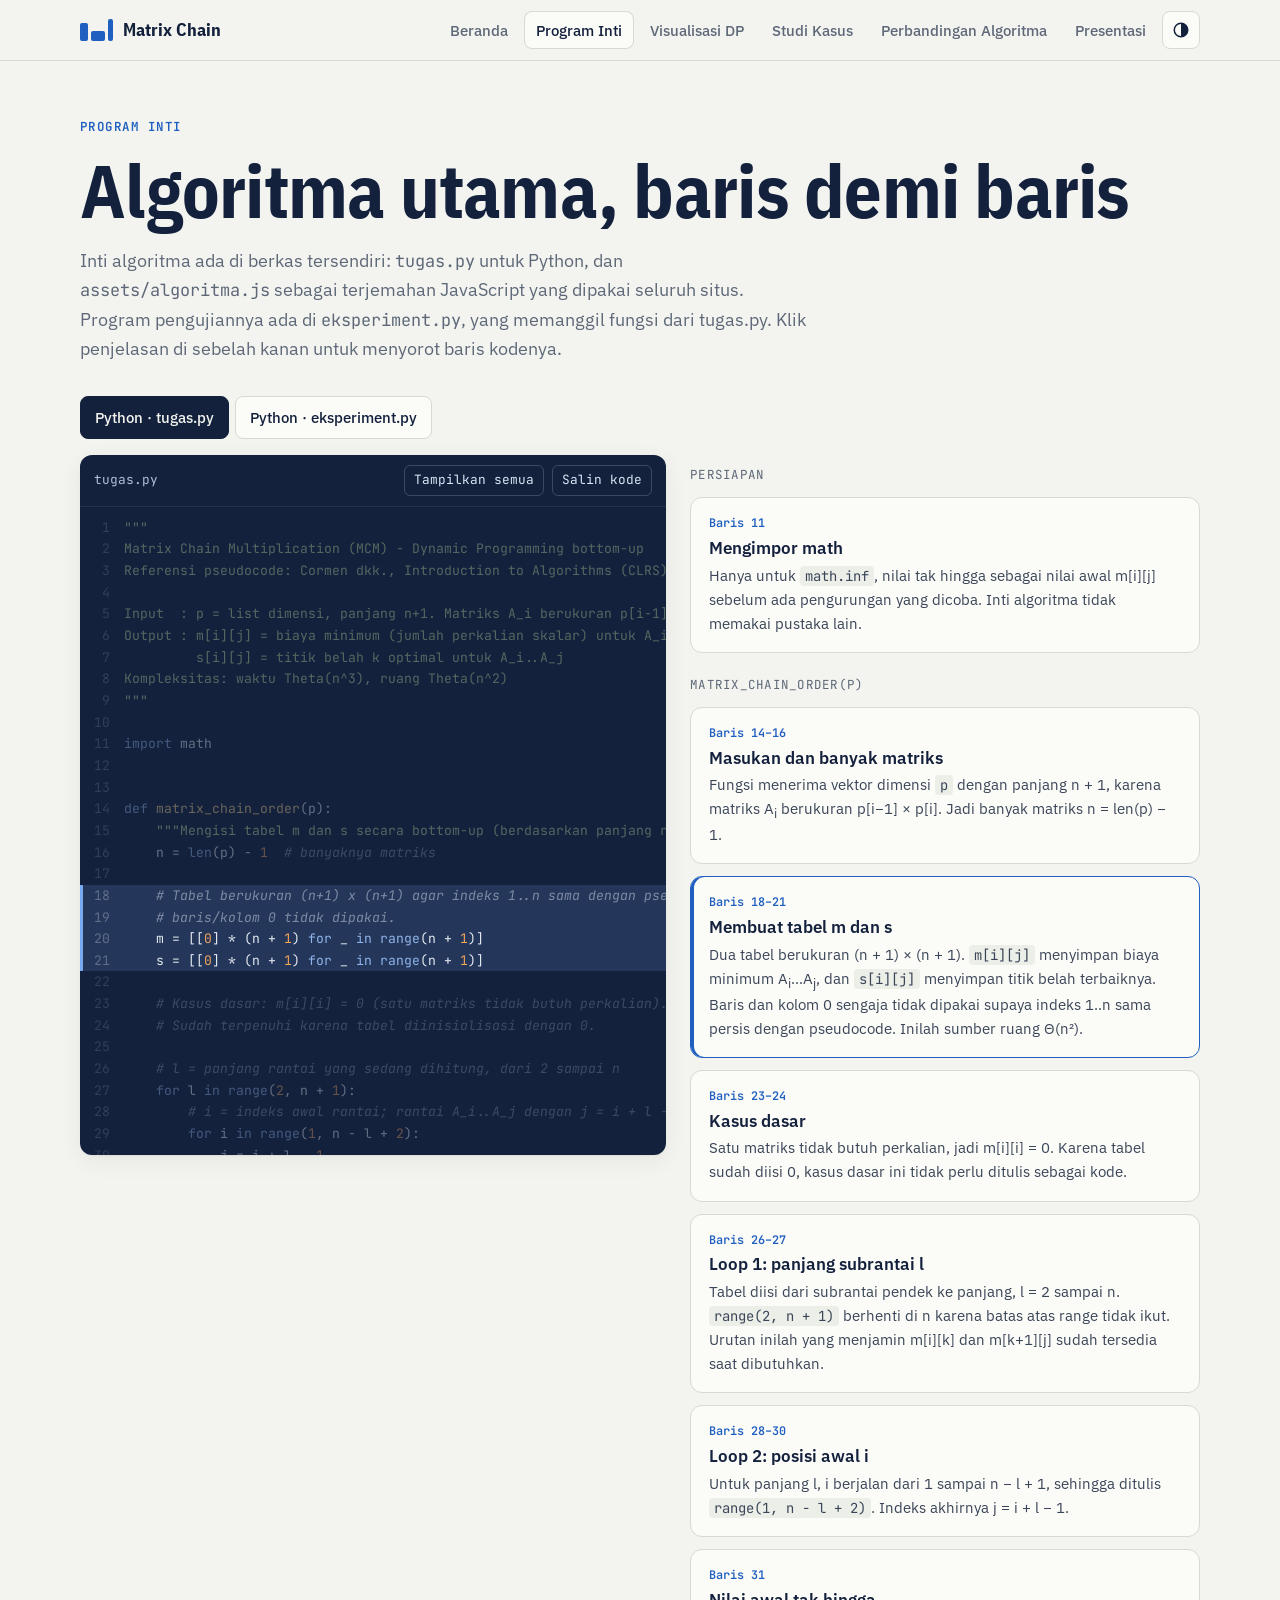
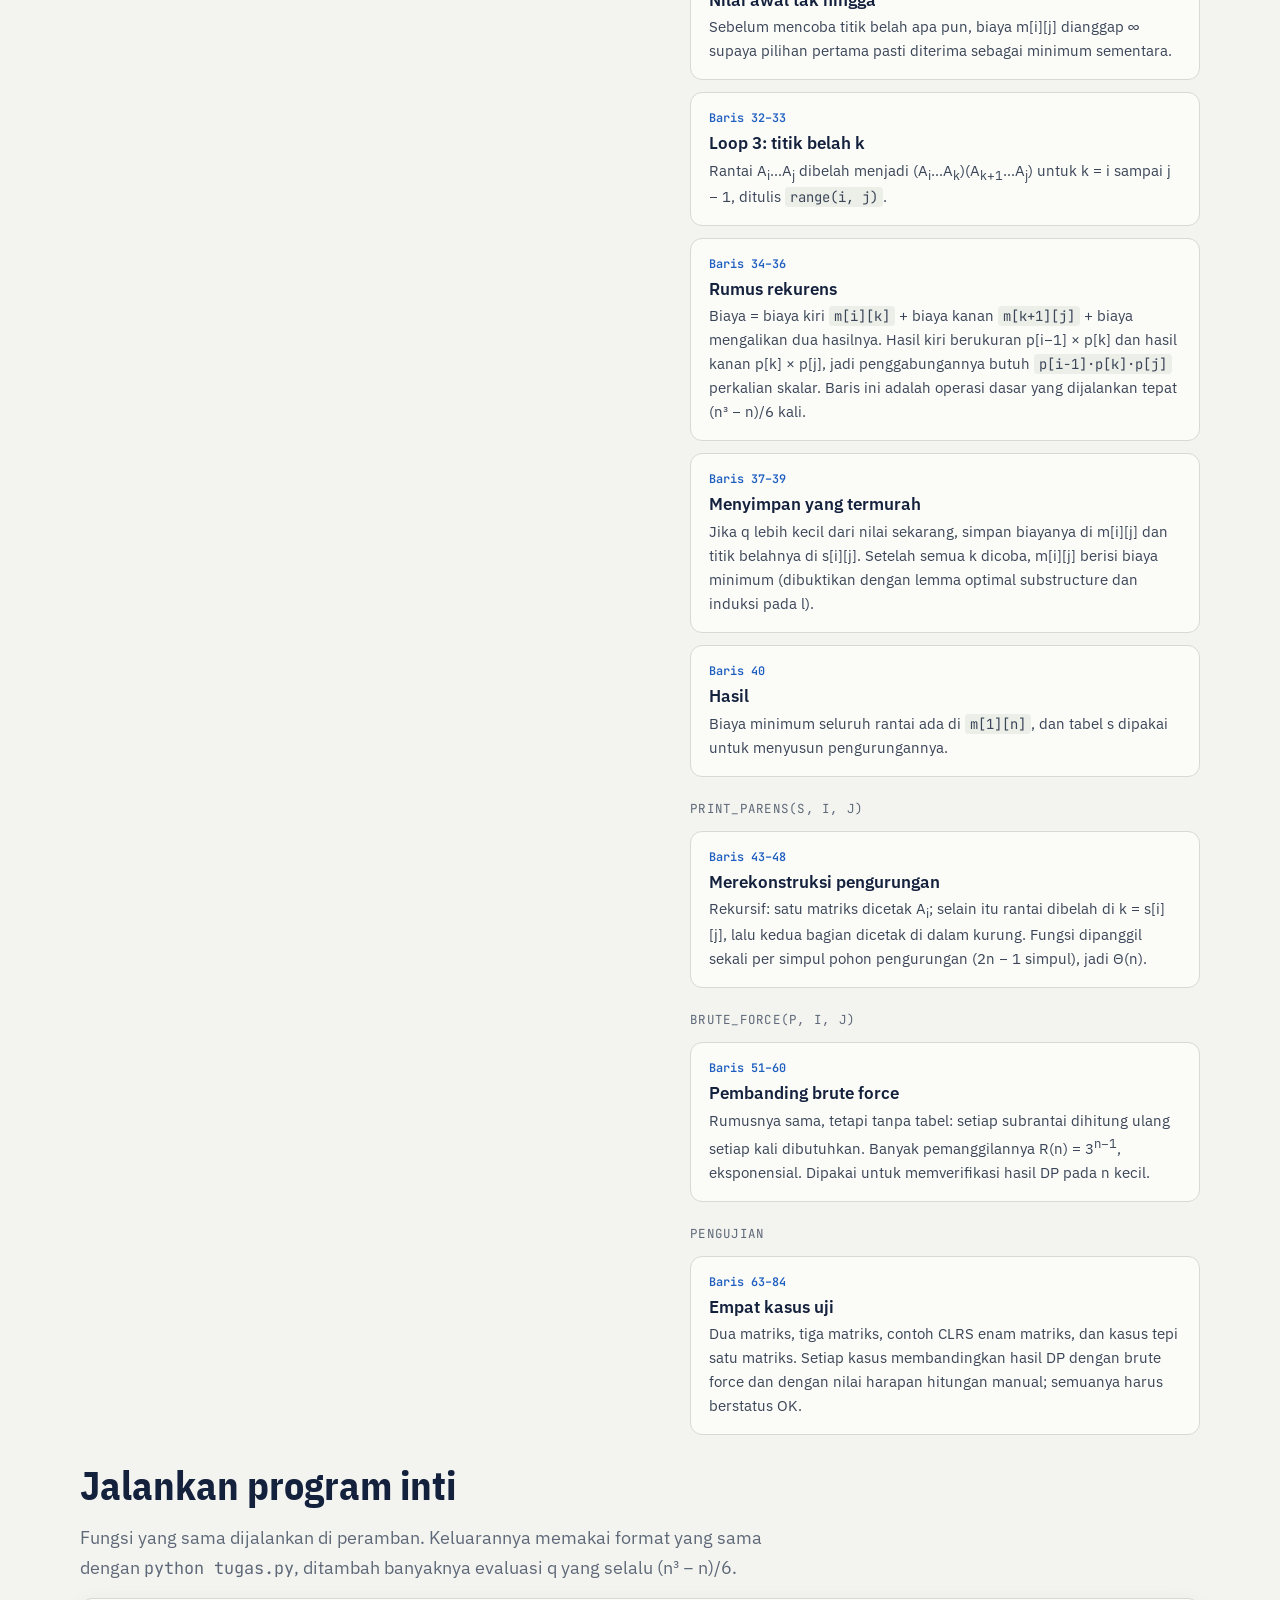
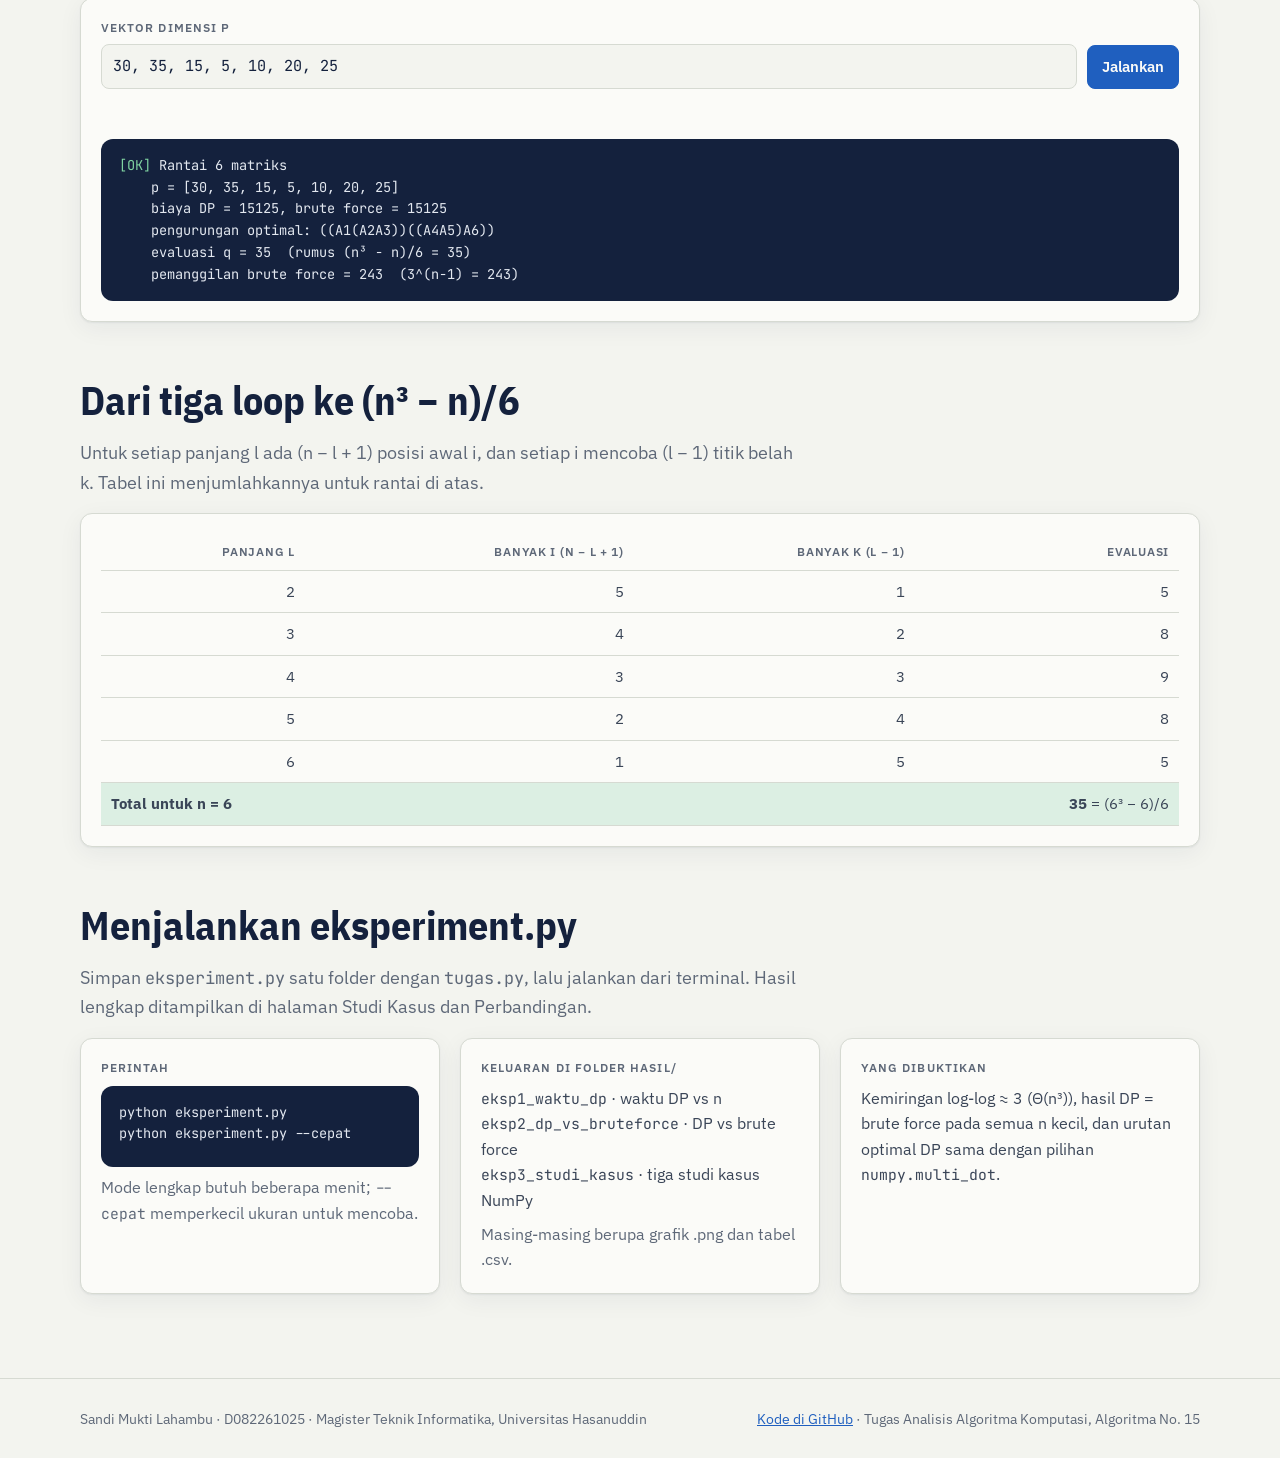
<file: program.html>
<!doctype html>
<html lang="id">
<head>
<meta charset="utf-8">
<meta name="viewport" content="width=device-width, initial-scale=1, viewport-fit=cover">
<title>Program Inti MCM</title>
<link rel="preconnect" href="https://fonts.googleapis.com">
<link rel="stylesheet" href="https://fonts.googleapis.com/css2?family=IBM+Plex+Sans+Condensed:wght@600;700&family=IBM+Plex+Sans:wght@400;500;600&family=JetBrains+Mono:wght@400;600&display=swap">
<link rel="stylesheet" href="assets/style.css">
<script src="assets/algoritma.js"></script>
<script src="assets/mcm.js"></script>
<style>
.tabs{display:flex;gap:6px;flex-wrap:wrap}
.layout{display:grid;grid-template-columns:minmax(0,1.15fr) minmax(0,1fr);gap:24px;align-items:start}
@media (max-width:980px){.layout{grid-template-columns:minmax(0,1fr)}}
.codebox{position:sticky;top:calc(env(safe-area-inset-top,0px) + 76px);background:var(--code-bg);border-radius:var(--radius);overflow:hidden;box-shadow:var(--shadow)}
@media (max-width:980px){.codebox{position:static}}
.codebar{display:flex;justify-content:space-between;align-items:center;gap:10px;padding:10px 14px;border-bottom:1px solid rgba(255,255,255,.08);color:#AFC0DA;font-family:var(--font-mono);font-size:.8rem;flex-wrap:wrap}
.codebar a,.codebar button{color:#D9E4F5;background:transparent;border:1px solid rgba(255,255,255,.18);border-radius:6px;padding:4px 9px;font:inherit;cursor:pointer;text-decoration:none}
.codescroll{max-height:72vh;overflow:auto}
@media (max-width:980px){.codescroll{max-height:none}}
.code{font-family:var(--font-mono);font-size:.82rem;line-height:1.65;color:var(--code-ink);padding:10px 0;min-width:max-content}
.ln{display:grid;grid-template-columns:44px 1fr;padding-right:16px;transition:background .2s}
.ln .no{color:#5E6E8A;text-align:right;padding-right:14px;user-select:none}
.ln .tx{white-space:pre}
.ln.hl{background:rgba(120,169,240,.16);box-shadow:inset 3px 0 0 #78A9F0}
.ln.dim{opacity:.38}
.kw{color:#8FB3E8}.st{color:#B8D99A}.cm{color:#7E8BA3;font-style:italic}.nu{color:#F0A35C}.fn{color:#F2D38A}
.steps{display:grid;gap:12px}
.step{all:unset;display:grid;gap:6px;cursor:pointer;background:var(--surface);border:1px solid var(--line);border-radius:var(--radius);padding:16px 18px;transition:border-color .2s}
.step:focus-visible{outline:2px solid var(--accent);outline-offset:2px}
.step[aria-pressed="true"]{border-color:var(--accent);box-shadow:inset 3px 0 0 var(--accent)}
.step .lines{font-family:var(--font-mono);font-size:.74rem;color:var(--accent);font-weight:600}
.step h3{font-size:1.05rem}
.step p{font-size:.94rem}
.step code{background:var(--surface-2);padding:1px 5px;border-radius:4px}
.group-title{font-family:var(--font-mono);font-size:.78rem;letter-spacing:.1em;text-transform:uppercase;color:var(--muted);margin-top:10px}
.out{background:var(--code-bg);color:var(--code-ink);font-family:var(--font-mono);font-size:.85rem;border-radius:var(--radius);padding:16px 18px;white-space:pre-wrap;line-height:1.6;min-height:6em}
.out .ok{color:#7FD3A1}
</style>
</head>
<body data-page="program">
<main class="wrap">
  <header class="page-head">
    <p class="eyebrow">Program inti</p>
    <h1>Algoritma utama, baris demi baris</h1>
    <p class="lead">Inti algoritma ada di berkas tersendiri: <code>tugas.py</code> untuk Python, dan <code>assets/algoritma.js</code> sebagai terjemahan JavaScript yang dipakai seluruh situs. Program pengujiannya ada di <code>eksperiment.py</code>, yang memanggil fungsi dari tugas.py. Klik penjelasan di sebelah kanan untuk menyorot baris kodenya.</p>
    <!-- <div class="row"><a class="btn" href="program/tugas.py" download>Unduh tugas.py</a><a class="btn" href="assets/algoritma.js" download>Unduh algoritma.js</a><a class="btn" href="program/eksperiment.py" download>Unduh eksperiment.py</a></div> -->
  </header>

  <div class="tabs" role="group" aria-label="Pilih bahasa">
    <button class="btn" id="tPy" aria-pressed="true">Python · tugas.py</button>
    <!-- <button class="btn" id="tJs" aria-pressed="false">JavaScript · algoritma.js</button> -->
    <button class="btn" id="tEks" aria-pressed="false">Python · eksperiment.py</button>
  </div>

  <div class="layout" style="margin-top:16px">
    <div class="codebox">
      <div class="codebar"><span id="fname">tugas.py</span><span><button id="showAll">Tampilkan semua</button> <button id="copy">Salin kode</button></span></div>
      <div class="codescroll" id="scroll"><div class="code" id="code"></div></div>
    </div>
    <div class="steps" id="steps"></div>
  </div>

  <section class="block stack" style="gap:16px">
    <h2>Jalankan program inti</h2>
    <p class="lead">Fungsi yang sama dijalankan di peramban. Keluarannya memakai format yang sama dengan <code>python tugas.py</code>, ditambah banyaknya evaluasi q yang selalu (n³ − n)/6.</p>
    <div class="panel stack">
      <div class="row" style="align-items:end">
        <label class="field"><span class="label">Vektor dimensi p</span><input type="text" id="pin" value="30, 35, 15, 5, 10, 20, 25" spellcheck="false"></label>
        <button class="btn primary" id="runBtn">Jalankan</button>
      </div>
      <div class="err" id="err" role="alert"></div>
      <div class="out" id="out" aria-live="polite"></div>
    </div>
  </section>

  <section class="block stack" style="gap:16px">
    <h2>Dari tiga loop ke (n³ − n)/6</h2>
    <p class="lead">Untuk setiap panjang l ada (n − l + 1) posisi awal i, dan setiap i mencoba (l − 1) titik belah k. Tabel ini menjumlahkannya untuk rantai di atas.</p>
    <div class="panel tbl-wrap"><table class="data" id="loopTbl"></table></div>
  </section>
  <section class="block stack" style="gap:16px">
    <h2>Menjalankan eksperiment.py</h2>
    <p class="lead">Simpan <code>eksperiment.py</code> satu folder dengan <code>tugas.py</code>, lalu jalankan dari terminal. Hasil lengkap ditampilkan di halaman Studi Kasus dan Perbandingan.</p>
    <div class="grid-3">
      <div class="panel stack" style="gap:8px;align-content:start"><span class="label">Perintah</span><div class="out">python eksperiment.py
python eksperiment.py --cepat</div><p class="muted">Mode lengkap butuh beberapa menit; <code>--cepat</code> memperkecil ukuran untuk mencoba.</p></div>
      <div class="panel stack" style="gap:8px;align-content:start"><span class="label">Keluaran di folder hasil/</span><p><code>eksp1_waktu_dp</code> · waktu DP vs n<br><code>eksp2_dp_vs_bruteforce</code> · DP vs brute force<br><code>eksp3_studi_kasus</code> · tiga studi kasus NumPy</p><p class="muted">Masing-masing berupa grafik .png dan tabel .csv.</p></div>
      <div class="panel stack" style="gap:8px;align-content:start"><span class="label">Yang dibuktikan</span><p>Kemiringan log-log ≈ 3 (Θ(n³)), hasil DP = brute force pada semua n kecil, dan urutan optimal DP sama dengan pilihan <code>numpy.multi_dot</code>.</p></div>
    </div>
  </section>
</main>
<script>
(() => {
  const { $, fmt } = MCM;
  const A = window.MCMAlgo;
  const SRC = { py: "\"\"\"\nMatrix Chain Multiplication (MCM) - Dynamic Programming bottom-up\nReferensi pseudocode: Cormen dkk., Introduction to Algorithms (CLRS), Bab 15.\n\nInput  : p = list dimensi, panjang n+1. Matriks A_i berukuran p[i-1] x p[i].\nOutput : m[i][j] = biaya minimum (jumlah perkalian skalar) untuk A_i..A_j\n         s[i][j] = titik belah k optimal untuk A_i..A_j\nKompleksitas: waktu Theta(n^3), ruang Theta(n^2)\n\"\"\"\n\nimport math\n\n\ndef matrix_chain_order(p):\n    \"\"\"Mengisi tabel m dan s secara bottom-up (berdasarkan panjang rantai).\"\"\"\n    n = len(p) - 1  # banyaknya matriks\n\n    # Tabel berukuran (n+1) x (n+1) agar indeks 1..n sama dengan pseudocode;\n    # baris/kolom 0 tidak dipakai.\n    m = [[0] * (n + 1) for _ in range(n + 1)]\n    s = [[0] * (n + 1) for _ in range(n + 1)]\n\n    # Kasus dasar: m[i][i] = 0 (satu matriks tidak butuh perkalian).\n    # Sudah terpenuhi karena tabel diinisialisasi dengan 0.\n\n    # l = panjang rantai yang sedang dihitung, dari 2 sampai n\n    for l in range(2, n + 1):\n        # i = indeks awal rantai; rantai A_i..A_j dengan j = i + l - 1\n        for i in range(1, n - l + 2):\n            j = i + l - 1\n            m[i][j] = math.inf  # nilai awal: belum ada solusi\n            # k = posisi belah: (A_i..A_k)(A_{k+1}..A_j)\n            for k in range(i, j):\n                # biaya = biaya kiri + biaya kanan + biaya mengalikan dua hasilnya\n                # hasil kiri berukuran p[i-1] x p[k], hasil kanan p[k] x p[j]\n                q = m[i][k] + m[k + 1][j] + p[i - 1] * p[k] * p[j]\n                if q < m[i][j]:   # simpan jika lebih murah\n                    m[i][j] = q\n                    s[i][j] = k\n    return m, s\n\n\ndef print_parens(s, i, j):\n    \"\"\"Merekonstruksi pengurungan optimal dari tabel s (rekursif).\"\"\"\n    if i == j:\n        return f\"A{i}\"\n    k = s[i][j]\n    return \"(\" + print_parens(s, i, k) + print_parens(s, k + 1, j) + \")\"\n\n\ndef brute_force(p, i, j):\n    \"\"\"Rekursi tanpa memoization: mencoba semua pengurungan (eksponensial).\n    Dipakai sebagai pembanding dan untuk memverifikasi hasil DP pada n kecil.\"\"\"\n    if i == j:\n        return 0\n    best = math.inf\n    for k in range(i, j):\n        q = brute_force(p, i, k) + brute_force(p, k + 1, j) + p[i - 1] * p[k] * p[j]\n        best = min(best, q)\n    return best\n\n\n# ---------------------------------------------------------------------------\n# Kasus uji kecil yang bisa dicek manual (syarat minimal 3 kasus)\n# ---------------------------------------------------------------------------\nif __name__ == \"__main__\":\n    kasus_uji = [\n        # (nama, p, biaya yang diharapkan)\n        (\"Dua matriks 10x20, 20x30\",          [10, 20, 30],                  6000),\n        (\"Tiga matriks 10x100, 100x5, 5x50\",  [10, 100, 5, 50],              7500),\n        (\"Contoh CLRS, enam matriks\",         [30, 35, 15, 5, 10, 20, 25],   15125),\n        (\"Satu matriks (kasus tepi)\",         [5, 10],                       0),\n    ]\n\n    for nama, p, harapan in kasus_uji:\n        n = len(p) - 1\n        m, s = matrix_chain_order(p)\n        biaya = m[1][n]\n        bf = brute_force(p, 1, n)\n        status = \"OK\" if biaya == harapan == bf else \"SALAH\"\n        print(f\"[{status}] {nama}\")\n        print(f\"    p = {p}\")\n        print(f\"    biaya DP = {biaya}, brute force = {bf}, harapan = {harapan}\")\n        print(f\"    pengurungan optimal: {print_parens(s, 1, n)}\\n\")\n", js: "/*\n * algoritma.js — Algoritma utama Matrix Chain Multiplication (versi JavaScript)\n * Terjemahan langsung dari tugas.py; nama fungsi dan urutan baris dibuat sama\n * agar mudah dibandingkan. Berkas ini murni algoritma: tanpa tampilan.\n *\n * Input  : p = vektor dimensi, panjang n+1. Matriks A_i berukuran p[i-1] x p[i].\n * Output : m[i][j] = biaya minimum A_i..A_j,  s[i][j] = titik belah optimal.\n * Kompleksitas: waktu Θ(n³) = (n³ − n)/6 evaluasi, ruang Θ(n²).\n */\n(function (global) {\n  \"use strict\";\n\n  /* ---------- 1. Inti: DP bottom-up (sama dengan matrix_chain_order di tugas.py) ---------- */\n  function matrixChainOrder(p) {\n    const n = p.length - 1;                                   // banyaknya matriks\n    // tabel (n+1) x (n+1) agar indeks 1..n sama dengan pseudocode; baris/kolom 0 tak dipakai\n    const m = Array.from({ length: n + 1 }, () => Array(n + 1).fill(0));\n    const s = Array.from({ length: n + 1 }, () => Array(n + 1).fill(0));\n    let evals = 0;                                            // penghitung evaluasi q (untuk analisis)\n    // kasus dasar m[i][i] = 0 sudah terpenuhi karena tabel diisi 0\n    for (let l = 2; l <= n; l++) {                            // l = panjang subrantai\n      for (let i = 1; i <= n - l + 1; i++) {                  // i = indeks awal\n        const j = i + l - 1;                                  // j = indeks akhir\n        m[i][j] = Infinity;                                   // belum ada solusi\n        for (let k = i; k < j; k++) {                         // k = titik belah\n          evals++;\n          const q = m[i][k] + m[k + 1][j] + p[i - 1] * p[k] * p[j];   // kiri + kanan + gabung\n          if (q < m[i][j]) {                                  // simpan jika lebih murah\n            m[i][j] = q;\n            s[i][j] = k;\n          }\n        }\n      }\n    }\n    return { cost: n ? m[1][n] : 0, m, s, evals };\n  }\n\n  /* ---------- 2. Rekonstruksi pengurungan (sama dengan print_parens) ---------- */\n  function printParens(s, i, j) {\n    if (i === j) return `A${i}`;\n    const k = s[i][j];\n    return \"(\" + printParens(s, i, k) + printParens(s, k + 1, j) + \")\";\n  }\n\n  /* ---------- 3. Pembanding: brute force tanpa memoisasi (sama dengan brute_force) ---------- */\n  function bruteForce(p) {\n    const n = p.length - 1;\n    let calls = 0;\n    function go(i, j) {\n      calls++;\n      if (i === j) return 0;\n      let best = Infinity;\n      for (let k = i; k < j; k++) {\n        const q = go(i, k) + go(k + 1, j) + p[i - 1] * p[k] * p[j];\n        if (q < best) best = q;\n      }\n      return best;\n    }\n    return { cost: go(1, n), evals: calls };\n  }\n\n  /* ---------- 4. Pembanding tambahan ---------- */\n  function memoized(p) {                                      // DP top-down dengan memoisasi\n    const n = p.length - 1, memo = new Map();\n    const s = Array.from({ length: n + 1 }, () => Array(n + 1).fill(0));\n    let calls = 0;\n    function go(i, j) {\n      calls++;\n      if (i === j) return 0;\n      const key = i * 1000 + j;\n      if (memo.has(key)) return memo.get(key);\n      let best = Infinity;\n      for (let k = i; k < j; k++) {\n        const q = go(i, k) + go(k + 1, j) + p[i - 1] * p[k] * p[j];\n        if (q < best) { best = q; s[i][j] = k; }\n      }\n      memo.set(key, best);\n      return best;\n    }\n    return { cost: go(1, n), s, evals: calls };\n  }\n  function greedy(p) {                                        // heuristik: pasangan bertetangga termurah dulu\n    const items = p.slice(0, -1).map((_, i) => ({ r: p[i], c: p[i + 1], name: `A${i + 1}` }));\n    let cost = 0, evals = 0;\n    while (items.length > 1) {\n      let bi = 0, bc = Infinity;\n      for (let i = 0; i < items.length - 1; i++) {\n        evals++;\n        const c = items[i].r * items[i].c * items[i + 1].c;\n        if (c < bc) { bc = c; bi = i; }\n      }\n      cost += bc;\n      const a = items[bi], b = items[bi + 1];\n      items.splice(bi, 2, { r: a.r, c: b.c, name: `(${a.name}${b.name})` });\n    }\n    return { cost, paren: items[0].name, evals };\n  }\n\n  /* ---------- 5. Urutan naif dan biaya sebuah pengurungan ---------- */\n  const splitLR = () => (i, j) => j - 1;                      // (((A1A2)A3)...An)\n  const splitRL = () => (i, j) => i;                          // A1(A2(...(An-1An)))\n  function costBySplit(p, split, i, j) {\n    if (i === j) return 0;\n    const k = split(i, j);\n    return costBySplit(p, split, i, k) + costBySplit(p, split, k + 1, j) + p[i - 1] * p[k] * p[j];\n  }\n  function parensBySplit(split, i, j) {\n    if (i === j) return `A${i}`;\n    const k = split(i, j);\n    return `(${parensBySplit(split, i, k)}${parensBySplit(split, k + 1, j)})`;\n  }\n\n  global.MCMAlgo = { matrixChainOrder, printParens, bruteForce, memoized, greedy, splitLR, splitRL, costBySplit, parensBySplit };\n})(window);\n", eks: "\"\"\"\neksperiment.py - Eksperimen untuk Bab 4 (Matrix Chain Multiplication)\n\nMemanggil fungsi dari tugas.py:\n    matrix_chain_order(p) -> (m, s)\n    print_parens(s, i, j) -> string pengurungan\n    brute_force(p, i, j)  -> biaya minimum (rekursi eksponensial)\n\nMenghasilkan (di folder hasil/):\n    1. eksp1_waktu_dp.png / .csv          : waktu DP vs n, dibandingkan kurva c*n^3\n    2. eksp2_dp_vs_bruteforce.png / .csv  : DP vs brute force untuk n kecil\n    3. eksp3_studi_kasus.png / .csv       : perkalian matriks nyata (NumPy),\n                                            urutan naif vs urutan optimal\n\nCara menjalankan:\n    python eksperiment.py          # eksperimen lengkap (beberapa menit)\n    python eksperiment.py --cepat  # versi singkat untuk mencoba\n\nPustaka: numpy (alat ukur perkalian matriks nyata), matplotlib (grafik).\nKeduanya bukan inti algoritma; inti algoritma ada di tugas.py.\n\"\"\"\n\nimport csv\nimport math\nimport os\nimport statistics\nimport sys\nimport textwrap\nimport time\n\n# Pasang numpy & matplotlib otomatis jika belum ada, ke Python yang sedang\n# menjalankan skrip ini (menghindari masalah beda interpreter di VS Code).\ntry:\n    import matplotlib, numpy  # noqa: F401\nexcept ModuleNotFoundError:\n    import subprocess\n    print(\"Memasang numpy dan matplotlib ke:\", sys.executable)\n    subprocess.check_call([sys.executable, \"-m\", \"pip\", \"install\", \"numpy\", \"matplotlib\"])\n\nimport matplotlib\nmatplotlib.use(\"Agg\")  # simpan grafik ke file tanpa membuka jendela\nimport matplotlib.pyplot as plt\nimport numpy as np\n\nfrom tugas import matrix_chain_order, print_parens, brute_force\n\n# ---------------------------------------------------------------------------\n# Pengaturan eksperimen\n# ---------------------------------------------------------------------------\nCEPAT = \"--cepat\" in sys.argv\nSEED = 42                 # seed tetap agar hasil bisa diulang\nULANGAN = 5               # pengulangan tiap percobaan (syarat >= 5)\nUKURAN_DP = [25, 50, 100, 200] if CEPAT else [50, 100, 200, 400, 800]\nUKURAN_BF = list(range(2, 12)) if CEPAT else list(range(2, 16))\nDIM_MIN, DIM_MAX = 10, 100\nULANGAN_NUMPY = 20        # eksperimen 3: lebih banyak ulangan karena waktu NumPy berisik\nPEMANASAN_NUMPY = 3       # run awal yang dibuang  # rentang dimensi acak untuk eksperimen 1 & 2\n\nFOLDER = \"hasil\"\nos.makedirs(FOLDER, exist_ok=True)\n\n\ndef acak_dimensi(n, rng):\n    \"\"\"Membuat vektor dimensi p (panjang n+1) secara acak.\"\"\"\n    return [int(x) for x in rng.integers(DIM_MIN, DIM_MAX + 1, size=n + 1)]\n\n\ndef ukur(fungsi, ulangan=ULANGAN, pemanasan=0, median=False):\n    \"\"\"Menjalankan fungsi beberapa kali; mengembalikan (rata-rata, simpangan baku) detik.\n    pemanasan: jumlah run awal yang tidak diukur (menghindari efek cache/thread BLAS).\n    median=True: juga mengembalikan median (tahan terhadap lonjakan sesekali).\"\"\"\n    for _ in range(pemanasan):\n        fungsi()\n    waktu = []\n    for _ in range(ulangan):\n        t0 = time.perf_counter()\n        fungsi()\n        waktu.append(time.perf_counter() - t0)\n    sd = statistics.stdev(waktu) if len(waktu) > 1 else 0.0\n    if median:\n        return statistics.mean(waktu), sd, statistics.median(waktu)\n    return statistics.mean(waktu), sd\n\n\ndef simpan_csv(nama, header, baris):\n    with open(os.path.join(FOLDER, nama), \"w\", newline=\"\", encoding=\"utf-8\") as f:\n        w = csv.writer(f)\n        w.writerow(header)\n        w.writerows(baris)\n\n\ndef catalan(k):\n    \"\"\"Bilangan Catalan C_k; banyak pengurungan n matriks = C_{n-1}.\"\"\"\n    return math.comb(2 * k, k) // (k + 1)\n\n\n# ===========================================================================\n# EKSPERIMEN 1: waktu DP terhadap n, dibandingkan kurva teoretis c * n^3\n# ===========================================================================\ndef eksperimen_1():\n    print(\"=\" * 70)\n    print(\"EKSPERIMEN 1: Waktu DP vs ukuran input n\")\n    print(\"=\" * 70)\n    rng = np.random.default_rng(SEED)\n    baris, ns, rata, sd = [], [], [], []\n\n    for n in UKURAN_DP:\n        p = acak_dimensi(n, rng)\n        mean, std = ukur(lambda: matrix_chain_order(p))\n        iterasi = (n ** 3 - n) // 6  # banyak evaluasi q, hasil penurunan formal\n        ns.append(n); rata.append(mean); sd.append(std)\n        baris.append([n, iterasi, f\"{mean:.6f}\", f\"{std:.6f}\", f\"{mean / n**3 * 1e9:.3f}\"])\n        print(f\"n = {n:4d} | iterasi (n^3-n)/6 = {iterasi:>12,} | \"\n              f\"waktu = {mean:9.4f} s +/- {std:.4f} | t/n^3 = {mean / n**3 * 1e9:.2f} ns\")\n\n    simpan_csv(\"eksp1_waktu_dp.csv\",\n               [\"n\", \"iterasi_(n^3-n)/6\", \"rata2_detik\", \"simpangan_baku\", \"t/n^3_(ns)\"], baris)\n\n    # Konstanta c untuk kurva c*n^3, dicari dengan kuadrat terkecil\n    n_arr, t_arr = np.array(ns, float), np.array(rata)\n    c = np.sum(t_arr * n_arr ** 3) / np.sum(n_arr ** 6)\n    n_halus = np.linspace(min(ns), max(ns), 200)\n\n    # Kemiringan log-log: untuk Theta(n^3) mendekati 3\n    slope = np.polyfit(np.log(n_arr), np.log(t_arr), 1)[0]\n    print(f\"\\nKemiringan log-log = {slope:.3f} (teori: 3)\")\n\n    fig, ax = plt.subplots(1, 2, figsize=(12, 4.5))\n    ax[0].errorbar(ns, rata, yerr=sd, fmt=\"o\", capsize=4, label=\"Pengukuran (rata-rata ± SD)\")\n    ax[0].plot(n_halus, c * n_halus ** 3, \"--\", label=f\"Teoretis c·n³ (c = {c:.2e})\")\n    ax[0].set_xlabel(\"Banyak matriks n\"); ax[0].set_ylabel(\"Waktu (detik)\")\n    ax[0].set_title(\"Waktu DP vs kurva n³ (skala linear)\")\n    ax[0].legend(); ax[0].grid(alpha=0.3)\n\n    ax[1].loglog(ns, rata, \"o\", label=\"Pengukuran\")\n    ax[1].loglog(n_halus, c * n_halus ** 3, \"--\", label=\"c·n³\")\n    ax[1].set_xlabel(\"n (log)\"); ax[1].set_ylabel(\"Waktu (log)\")\n    ax[1].set_title(f\"Skala log-log, kemiringan = {slope:.2f} (teori 3)\")\n    ax[1].legend(); ax[1].grid(alpha=0.3, which=\"both\")\n\n    fig.tight_layout()\n    fig.savefig(os.path.join(FOLDER, \"eksp1_waktu_dp.png\"), dpi=150)\n    plt.close(fig)\n\n\n# ===========================================================================\n# EKSPERIMEN 2: DP vs brute force untuk n kecil\n# ===========================================================================\ndef eksperimen_2():\n    print(\"\\n\" + \"=\" * 70)\n    print(\"EKSPERIMEN 2: DP vs brute force (n kecil)\")\n    print(\"=\" * 70)\n    rng = np.random.default_rng(SEED)\n    baris, ns, t_dp, t_bf = [], [], [], []\n\n    for n in UKURAN_BF:\n        p = acak_dimensi(n, rng)\n        m, s = matrix_chain_order(p)\n        biaya_bf = brute_force(p, 1, n)\n        assert m[1][n] == biaya_bf, \"Hasil DP berbeda dengan brute force!\"\n\n        mean_dp, sd_dp = ukur(lambda: matrix_chain_order(p))\n        mean_bf, sd_bf = ukur(lambda: brute_force(p, 1, n))\n        ns.append(n); t_dp.append(mean_dp); t_bf.append(mean_bf)\n        baris.append([n, catalan(n - 1), m[1][n], \"sama\",\n                      f\"{mean_dp:.6f}\", f\"{sd_dp:.6f}\", f\"{mean_bf:.6f}\", f\"{sd_bf:.6f}\"])\n        print(f\"n = {n:2d} | pengurungan C(n-1) = {catalan(n - 1):>10,} | \"\n              f\"DP = {mean_dp * 1e3:8.3f} ms | brute force = {mean_bf * 1e3:11.3f} ms\")\n\n    simpan_csv(\"eksp2_dp_vs_bruteforce.csv\",\n               [\"n\", \"banyak_pengurungan_Catalan\", \"biaya_optimal\", \"DP_vs_BF\",\n                \"DP_rata2_detik\", \"DP_SD\", \"BF_rata2_detik\", \"BF_SD\"], baris)\n\n    fig, ax = plt.subplots(figsize=(7, 4.5))\n    ax.semilogy(ns, t_dp, \"o-\", label=\"DP bottom-up Θ(n³)\")\n    ax.semilogy(ns, t_bf, \"s-\", label=\"Brute force (eksponensial)\")\n    ax.set_xlabel(\"Banyak matriks n\"); ax.set_ylabel(\"Waktu (detik, skala log)\")\n    ax.set_title(\"DP vs brute force\")\n    ax.legend(); ax.grid(alpha=0.3, which=\"both\")\n    fig.tight_layout()\n    fig.savefig(os.path.join(FOLDER, \"eksp2_dp_vs_bruteforce.png\"), dpi=150)\n    plt.close(fig)\n\n\n# ===========================================================================\n# EKSPERIMEN 3: studi kasus perkalian matriks nyata dengan NumPy\n# ===========================================================================\ndef split_kiri_ke_kanan(n):\n    \"\"\"Tabel s untuk urutan naif kiri-ke-kanan: (((A1A2)A3)...An).\"\"\"\n    s = [[0] * (n + 1) for _ in range(n + 1)]\n    for i in range(1, n + 1):\n        for j in range(i + 1, n + 1):\n            s[i][j] = j - 1\n    return s\n\n\ndef split_kanan_ke_kiri(n):\n    \"\"\"Tabel s untuk urutan naif kanan-ke-kiri: A1(A2(...(An-1An))).\"\"\"\n    s = [[0] * (n + 1) for _ in range(n + 1)]\n    for i in range(1, n + 1):\n        for j in range(i + 1, n + 1):\n            s[i][j] = i\n    return s\n\n\ndef biaya_urutan(p, s, i, j):\n    \"\"\"Jumlah perkalian skalar untuk pengurungan yang dinyatakan tabel s.\"\"\"\n    if i == j:\n        return 0\n    k = s[i][j]\n    return biaya_urutan(p, s, i, k) + biaya_urutan(p, s, k + 1, j) + p[i - 1] * p[k] * p[j]\n\n\ndef kalikan(mats, s, i, j):\n    \"\"\"Mengalikan matriks sungguhan mengikuti pengurungan pada tabel s.\"\"\"\n    if i == j:\n        return mats[i - 1]\n    k = s[i][j]\n    return kalikan(mats, s, i, k) @ kalikan(mats, s, k + 1, j)\n\n\n# Skenario studi kasus (p = vektor dimensi, A_i berukuran p[i-1] x p[i])\nSKENARIO = [\n    (\"MLP linear 784-512-256-128-10, batch 1024\",\n     # W4 (10x128) W3 (128x256) W2 (256x512) W1 (512x784) X (784x1024)\n     [10, 128, 256, 512, 784, 1024]),\n    (\"Rantai Jacobian x vektor (forward-mode)\",\n     # J1 (1500x1500) J2 (1500x1500) J3 (1500x1500) v (1500x1)\n     [1500, 1500, 1500, 1500, 1]),\n    (\"Rantai heterogen 8 matriks\",\n     # dimensi bervariasi; urutan optimal berbeda dari kedua urutan naif\n     [766, 257, 1284, 20, 362, 340, 823, 564, 251]),\n]\n\n\ndef urutan_numpy(mats):\n    \"\"\"Tabel s (indeks 1..n) dari urutan yang dipilih numpy.linalg.multi_dot.\n    multi_dot memakai DP matrix chain secara internal untuk >= 3 matriks; fungsi\n    pembantunya bersifat privat, jadi lokasinya dicoba di dua tempat (NumPy 2.x dan 1.x).\n    Mengembalikan None jika fungsi itu tidak tersedia.\"\"\"\n    try:\n        from numpy.linalg._linalg import _multi_dot_matrix_chain_order as f\n    except ImportError:\n        try:\n            from numpy.linalg.linalg import _multi_dot_matrix_chain_order as f\n        except ImportError:\n            return None\n    s0 = f(mats)                      # indeks 0..n-1\n    n = len(mats)\n    s = [[0] * (n + 1) for _ in range(n + 1)]\n    for i in range(n):\n        for j in range(i + 1, n):\n            s[i + 1][j + 1] = int(s0[i][j]) + 1\n    return s\n\n\ndef eksperimen_3():\n    print(\"\\n\" + \"=\" * 70)\n    print(\"EKSPERIMEN 3: Studi kasus perkalian matriks nyata (NumPy)\")\n    print(\"=\" * 70)\n    rng = np.random.default_rng(SEED)\n    baris, label_grafik, data_grafik = [], [], []\n\n    for nama, p in SKENARIO:\n        if p is None:\n            p = [int(x) for x in rng.integers(20, 1500, size=9)]\n        n = len(p) - 1\n        if CEPAT:  # perkecil dimensi agar cepat\n            p = [max(1, d // 4) for d in p]\n\n        mats = [rng.standard_normal((p[i], p[i + 1])) for i in range(n)]\n        _, s_opt = matrix_chain_order(p)\n        urutan = {\n            \"Kiri-ke-kanan\": split_kiri_ke_kanan(n),\n            \"Kanan-ke-kiri\": split_kanan_ke_kiri(n),\n            \"Optimal (DP)\": s_opt,\n        }\n        # Pembanding pustaka: numpy.linalg.multi_dot (memilih urutan sendiri)\n        s_np = urutan_numpy(mats)\n        urutan[\"NumPy multi_dot\"] = s_np\n\n        print(f\"\\n{nama}\\n  p = {p}\")\n        acuan = kalikan(mats, s_opt, 1, n)\n        hasil_skenario = {}\n        for label, s in urutan.items():\n            if label == \"NumPy multi_dot\":\n                fungsi = lambda: np.linalg.multi_dot(mats)\n            else:\n                fungsi = lambda s=s: kalikan(mats, s, 1, n)\n            flop = biaya_urutan(p, s, 1, n) if s is not None else float(\"nan\")\n            hasil = fungsi()\n            sama = np.allclose(hasil, acuan, rtol=1e-6, atol=1e-6)\n            mean, std, med = ukur(fungsi, ulangan=ULANGAN_NUMPY,\n                                  pemanasan=PEMANASAN_NUMPY, median=True)\n            hasil_skenario[label] = (flop, med, mean, std)\n            par = print_parens(s, 1, n) if s is not None else \"(tidak diketahui)\"\n            print(f\"  {label:15s} {par:28s} perkalian = {flop:>15,.0f} | \"\n                  f\"median = {med * 1e3:8.2f} ms | rata2 = {mean * 1e3:8.2f} +/- {std * 1e3:.2f} | \"\n                  f\"hasil sama: {sama}\")\n\n        f_opt, t_opt = hasil_skenario[\"Optimal (DP)\"][0], hasil_skenario[\"Optimal (DP)\"][1]\n        if s_np is not None:\n            setuju = biaya_urutan(p, s_np, 1, n) == f_opt\n            print(f\"  -> Biaya urutan NumPy {'SAMA' if setuju else 'BERBEDA'} dengan optimal DP.\")\n        for label, (flop, med, mean, std) in hasil_skenario.items():\n            par = print_parens(urutan[label], 1, n) if urutan[label] is not None else \"-\"\n            baris.append([nama, label, par, flop,\n                          f\"{flop / f_opt:.2f}\", f\"{med:.6f}\", f\"{mean:.6f}\", f\"{std:.6f}\",\n                          f\"{med / t_opt:.2f}\"])\n        label_grafik.append(nama)\n        data_grafik.append(hasil_skenario)\n\n    simpan_csv(\"eksp3_studi_kasus.csv\",\n               [\"skenario\", \"urutan\", \"pengurungan\", \"perkalian_skalar\",\n                \"rasio_perkalian_vs_optimal\", \"median_detik\", \"rata2_detik\", \"SD\",\n                \"rasio_median_vs_optimal\"], baris)\n\n    # Grafik: perkalian skalar (teori) dan waktu nyata, per skenario\n    fig, ax = plt.subplots(1, 2, figsize=(13, 4.8))\n    labels_urutan = [\"Kiri-ke-kanan\", \"Kanan-ke-kiri\", \"Optimal (DP)\", \"NumPy multi_dot\"]\n    x = np.arange(len(label_grafik)); lebar = 0.2\n    for idx, lu in enumerate(labels_urutan):\n        flops = [d[lu][0] for d in data_grafik]\n        waktu = [d[lu][1] for d in data_grafik]\n        geser = (idx - 1.5) * lebar\n        ax[0].bar(x + geser, flops, lebar, label=lu)\n        ax[1].bar(x + geser, waktu, lebar, label=lu)\n    for a, judul, ylabel in [(ax[0], \"Jumlah perkalian skalar (teori)\", \"Perkalian skalar (log)\"),\n                             (ax[1], f\"Waktu NumPy, median {ULANGAN_NUMPY} ulangan\", \"Waktu detik (log)\")]:\n        a.set_yscale(\"log\"); a.set_title(judul); a.set_ylabel(ylabel)\n        a.set_xticks(x); a.set_xticklabels([textwrap.fill(l, 20) for l in label_grafik], fontsize=8)\n        a.legend(fontsize=8); a.grid(alpha=0.3, axis=\"y\", which=\"both\")\n    fig.tight_layout()\n    fig.savefig(os.path.join(FOLDER, \"eksp3_studi_kasus.png\"), dpi=150)\n    plt.close(fig)\n\n\nif __name__ == \"__main__\":\n    print(f\"Mode: {'CEPAT' if CEPAT else 'LENGKAP'} | seed = {SEED} | ulangan = {ULANGAN}\\n\")\n    eksperimen_1()\n    eksperimen_2()\n    eksperimen_3()\n    print(f\"\\nSelesai. Grafik dan tabel CSV tersimpan di folder '{FOLDER}/'.\")\n" };

  /* Penjelasan per bagian; angka = nomor baris di tugas.py */
  const PY_STEPS = [
    { g: "Persiapan", l: [11, 11], t: "Mengimpor math", d: "Hanya untuk <code>math.inf</code>, nilai tak hingga sebagai nilai awal m[i][j] sebelum ada pengurungan yang dicoba. Inti algoritma tidak memakai pustaka lain." },
    { g: "matrix_chain_order(p)", l: [14, 16], t: "Masukan dan banyak matriks", d: "Fungsi menerima vektor dimensi <code>p</code> dengan panjang n + 1, karena matriks A<sub>i</sub> berukuran p[i−1] × p[i]. Jadi banyak matriks n = len(p) − 1." },
    { l: [18, 21], t: "Membuat tabel m dan s", d: "Dua tabel berukuran (n + 1) × (n + 1). <code>m[i][j]</code> menyimpan biaya minimum A<sub>i</sub>…A<sub>j</sub>, dan <code>s[i][j]</code> menyimpan titik belah terbaiknya. Baris dan kolom 0 sengaja tidak dipakai supaya indeks 1..n sama persis dengan pseudocode. Inilah sumber ruang Θ(n²)." },
    { l: [23, 24], t: "Kasus dasar", d: "Satu matriks tidak butuh perkalian, jadi m[i][i] = 0. Karena tabel sudah diisi 0, kasus dasar ini tidak perlu ditulis sebagai kode." },
    { l: [26, 27], t: "Loop 1: panjang subrantai l", d: "Tabel diisi dari subrantai pendek ke panjang, l = 2 sampai n. <code>range(2, n + 1)</code> berhenti di n karena batas atas range tidak ikut. Urutan inilah yang menjamin m[i][k] dan m[k+1][j] sudah tersedia saat dibutuhkan." },
    { l: [28, 30], t: "Loop 2: posisi awal i", d: "Untuk panjang l, i berjalan dari 1 sampai n − l + 1, sehingga ditulis <code>range(1, n - l + 2)</code>. Indeks akhirnya j = i + l − 1." },
    { l: [31, 31], t: "Nilai awal tak hingga", d: "Sebelum mencoba titik belah apa pun, biaya m[i][j] dianggap ∞ supaya pilihan pertama pasti diterima sebagai minimum sementara." },
    { l: [32, 33], t: "Loop 3: titik belah k", d: "Rantai A<sub>i</sub>…A<sub>j</sub> dibelah menjadi (A<sub>i</sub>…A<sub>k</sub>)(A<sub>k+1</sub>…A<sub>j</sub>) untuk k = i sampai j − 1, ditulis <code>range(i, j)</code>." },
    { l: [34, 36], t: "Rumus rekurens", d: "Biaya = biaya kiri <code>m[i][k]</code> + biaya kanan <code>m[k+1][j]</code> + biaya mengalikan dua hasilnya. Hasil kiri berukuran p[i−1] × p[k] dan hasil kanan p[k] × p[j], jadi penggabungannya butuh <code>p[i-1]·p[k]·p[j]</code> perkalian skalar. Baris ini adalah operasi dasar yang dijalankan tepat (n³ − n)/6 kali." },
    { l: [37, 39], t: "Menyimpan yang termurah", d: "Jika q lebih kecil dari nilai sekarang, simpan biayanya di m[i][j] dan titik belahnya di s[i][j]. Setelah semua k dicoba, m[i][j] berisi biaya minimum (dibuktikan dengan lemma optimal substructure dan induksi pada l)." },
    { l: [40, 40], t: "Hasil", d: "Biaya minimum seluruh rantai ada di <code>m[1][n]</code>, dan tabel s dipakai untuk menyusun pengurungannya." },
    { g: "print_parens(s, i, j)", l: [43, 48], t: "Merekonstruksi pengurungan", d: "Rekursif: satu matriks dicetak A<sub>i</sub>; selain itu rantai dibelah di k = s[i][j], lalu kedua bagian dicetak di dalam kurung. Fungsi dipanggil sekali per simpul pohon pengurungan (2n − 1 simpul), jadi Θ(n)." },
    { g: "brute_force(p, i, j)", l: [51, 60], t: "Pembanding brute force", d: "Rumusnya sama, tetapi tanpa tabel: setiap subrantai dihitung ulang setiap kali dibutuhkan. Banyak pemanggilannya R(n) = 3<sup>n−1</sup>, eksponensial. Dipakai untuk memverifikasi hasil DP pada n kecil." },
    { g: "Pengujian", l: [63, 84], t: "Empat kasus uji", d: "Dua matriks, tiga matriks, contoh CLRS enam matriks, dan kasus tepi satu matriks. Setiap kasus membandingkan hasil DP dengan brute force dan dengan nilai harapan hitungan manual; semuanya harus berstatus OK." },
  ];
  const JS_STEPS = [
    { g: "algoritma.js", l: [1, 9], t: "Berkas algoritma tersendiri", d: "Terjemahan langsung dari tugas.py yang dipakai halaman visualisasi, studi kasus, dan perbandingan. Berkas ini hanya berisi algoritma, tanpa kode tampilan." },
    { l: [13, 36], t: "matrixChainOrder(p)", d: "Baris demi baris sama dengan versi Python: tabel (n + 1) × (n + 1), tiga loop l, i, k, rumus q, dan pembaruan minimum. Tambahannya hanya penghitung <code>evals</code> untuk membuktikan (n³ − n)/6 secara langsung." },
    { l: [38, 43], t: "printParens(s, i, j)", d: "Rekonstruksi pengurungan dari tabel s secara rekursif, sama dengan print_parens." },
    { l: [45, 60], t: "bruteForce(p)", d: "Rekursi tanpa memoisasi, dengan penghitung pemanggilan untuk memperlihatkan pertumbuhan 3<sup>n−1</sup>." },
    { l: [62, 97], t: "Pembanding tambahan", d: "DP top-down dengan memoisasi (sama-sama Θ(n³), tetapi rekursif) dan heuristik greedy yang selalu mengalikan pasangan bertetangga termurah. Keduanya dipakai di halaman Perbandingan Algoritma." },
    { l: [99, 111], t: "Urutan naif", d: "Fungsi untuk menghitung biaya dan pengurungan urutan kiri-ke-kanan dan kanan-ke-kiri, sebagai pembanding pada studi kasus." },
  ];

  const EKS_STEPS = [
    { g: "Persiapan", l: [1, 21], t: "Keterangan berkas", d: "Docstring menjelaskan tiga eksperimen, berkas keluaran di folder <code>hasil/</code>, dan cara menjalankan: <code>python eksperiment.py</code> (lengkap) atau <code>python eksperiment.py --cepat</code> (singkat untuk mencoba)." },
    { l: [23, 43], t: "Impor dan pemasangan otomatis", d: "Pustaka bawaan Python (csv, math, statistics, time, dll.) diimpor dulu. Jika numpy atau matplotlib belum ada, skrip memasangnya dengan <code>pip</code> ke interpreter yang sedang dipakai (<code>sys.executable</code>). <code>matplotlib.use(\"Agg\")</code> membuat grafik langsung disimpan ke file tanpa membuka jendela." },
    { l: [45, 45], t: "Memanggil program inti", d: "Eksperimen tidak menulis ulang algoritma: <code>matrix_chain_order</code>, <code>print_parens</code>, dan <code>brute_force</code> diambil dari tugas.py, sehingga yang diuji adalah kode inti yang sama." },
    { l: [50, 60], t: "Pengaturan eksperimen", d: "Seed 42 agar data acak bisa diulang. Setiap pengukuran diulang 5 kali (syarat ≥ 5). Ukuran DP n = 50–800, brute force n = 2–15, dimensi acak 10–100. Eksperimen 3 memakai 20 ulangan dan 3 run pemanasan karena waktu NumPy lebih berisik. Mode <code>--cepat</code> memperkecil semua ukuran." },
    { g: "Fungsi bantu", l: [63, 65], t: "acak_dimensi(n, rng)", d: "Membuat vektor dimensi p sepanjang n + 1 berisi bilangan bulat acak antara DIM_MIN dan DIM_MAX." },
    { l: [68, 82], t: "ukur(fungsi, …)", d: "Alat ukur waktu. Run pemanasan dijalankan tanpa dicatat, lalu fungsi dijalankan sebanyak <code>ulangan</code> kali dengan <code>time.perf_counter()</code>. Hasilnya rata-rata dan simpangan baku, ditambah median bila diminta; median tahan terhadap lonjakan sesekali." },
    { l: [85, 94], t: "simpan_csv dan catalan", d: "<code>simpan_csv</code> menulis tabel hasil ke folder hasil/. <code>catalan(k)</code> menghitung bilangan Catalan C<sub>k</sub> = C(2k, k)/(k + 1), yaitu banyak cara mengurung n matriks bila k = n − 1." },
    { g: "Eksperimen 1 · waktu DP vs n", l: [100, 114], t: "Mengukur DP untuk tiap n", d: "Untuk setiap n dibuat p acak, lalu <code>matrix_chain_order(p)</code> diukur 5 kali. Banyak evaluasi q dicatat sebagai (n³ − n)/6, dan rasio t/n³ dihitung: bila kompleksitasnya Θ(n³), rasio ini hampir konstan." },
    { l: [116, 126], t: "Kurva c·n³ dan kemiringan log-log", d: "Konstanta c dicari dengan kuadrat terkecil, c = Σ t·n³ / Σ n⁶. Kemiringan garis pada skala log-log dihitung dengan <code>np.polyfit</code>; untuk Θ(n³) nilainya mendekati 3." },
    { l: [128, 143], t: "Grafik eksperimen 1", d: "Dua panel: waktu terukur (dengan error bar SD) dan kurva teoretis c·n³ pada skala linear, lalu skala log-log. Disimpan sebagai <code>eksp1_waktu_dp.png</code>." },
    { g: "Eksperimen 2 · DP vs brute force", l: [156, 160], t: "Verifikasi kebenaran", d: "Untuk setiap n kecil, biaya DP <code>m[1][n]</code> dibandingkan dengan brute force. <code>assert</code> menghentikan program bila keduanya berbeda; karena program selesai, hasil DP selalu sama dengan pencarian menyeluruh." },
    { l: [162, 172], t: "Membandingkan waktu", d: "Waktu DP dan brute force diukur dengan alat yang sama, dicatat bersama banyak pengurungan C<sub>n−1</sub>, lalu disimpan ke CSV." },
    { l: [174, 182], t: "Grafik eksperimen 2", d: "Sumbu y logaritmik: brute force tumbuh eksponensial (garis naik curam), DP tumbuh polinomial (garis hampir datar)." },
    { g: "Eksperimen 3 · studi kasus NumPy", l: [188, 203], t: "Urutan naif sebagai pembanding", d: "Dua fungsi membuat tabel s untuk urutan kiri-ke-kanan (((A<sub>1</sub>A<sub>2</sub>)A<sub>3</sub>)…) dan kanan-ke-kiri A<sub>1</sub>(A<sub>2</sub>(…)), sehingga bisa diproses dengan cara yang sama seperti tabel s hasil DP." },
    { l: [206, 219], t: "biaya_urutan dan kalikan", d: "<code>biaya_urutan</code> menghitung jumlah perkalian skalar sebuah pengurungan secara rekursif. <code>kalikan</code> benar-benar mengalikan matriks NumPy (operator <code>@</code>) mengikuti pengurungan pada tabel s." },
    { l: [223, 233], t: "Tiga skenario", d: "MLP linear 784-512-256-128-10 dengan batch 1024, rantai tiga Jacobian 1500 × 1500 dikali vektor, dan rantai heterogen 8 matriks. Setiap skenario ditulis sebagai vektor dimensi p." },
    { l: [236, 254], t: "Urutan pilihan numpy.multi_dot", d: "NumPy juga memakai DP matrix chain di dalam <code>multi_dot</code>. Fungsi internalnya diambil (lokasinya beda di NumPy 1.x dan 2.x) dan indeksnya diubah ke 1..n, agar urutan pustaka bisa dibandingkan dengan urutan DP kita." },
    { l: [264, 280], t: "Menyiapkan tiap skenario", d: "Matriks acak dibuat sesuai p, lalu disusun empat urutan: kiri-ke-kanan, kanan-ke-kiri, optimal DP (tabel s dari tugas.py), dan NumPy multi_dot." },
    { l: [282, 299], t: "Mengalikan dan mengukur", d: "Hasil urutan optimal dijadikan acuan. Setiap urutan dihitung biayanya, dikalikan sungguhan, diperiksa dengan <code>np.allclose</code> bahwa matriksnya sama, lalu diukur 20 kali setelah 3 pemanasan dan diambil mediannya." },
    { l: [301, 316], t: "Membandingkan dengan optimal", d: "Mencetak apakah biaya urutan NumPy sama dengan optimal DP, lalu menyimpan rasio perkalian dan rasio waktu tiap urutan terhadap optimal ke <code>eksp3_studi_kasus.csv</code>." },
    { l: [318, 335], t: "Grafik eksperimen 3", d: "Diagram batang berdampingan untuk empat urutan per skenario: jumlah perkalian (teori) dan median waktu (pengukuran), keduanya skala log." },
    { g: "Program utama", l: [338, 343], t: "Menjalankan semua eksperimen", d: "Mencetak mode dan seed, menjalankan eksperimen 1, 2, dan 3 berurutan, lalu memberi tahu bahwa grafik dan CSV ada di folder <code>hasil/</code>." },
  ];
  const STEPS = { py: PY_STEPS, js: JS_STEPS, eks: EKS_STEPS };
  const FNAME = { py: "tugas.py", js: "assets/algoritma.js", eks: "eksperiment.py" };
  const START = { py: 2, js: 1, eks: 2 };

  let lang = "py", active = 2;
  const KW = { py: /\b(def|return|for|in|range|if|elif|else|try|except|import|from|lambda|assert|with|as|len|min|print|and|or|not|None|True|False)\b/g,
               js: /\b(function|return|for|let|const|if|else|new|while|typeof|of|true|false|null|Infinity)\b/g };
  const esc = s => s.replace(/&/g, "&amp;").replace(/</g, "&lt;").replace(/>/g, "&gt;");
  function hl(line, lg) {
    // pisahkan komentar dan string dulu agar kata kunci di dalamnya tidak diwarnai
    const parts = []; let rest = line;
    const re = lg === "py" ? /("""|f?"[^"]*"|#.*$)/ : /(\/\*.*|\/\/.*$|^\s*\*.*$|`[^`]*`|"[^"]*")/;
    while (rest.length) {
      const m = rest.match(re);
      if (!m) { parts.push([rest, 0]); break; }
      if (m.index) parts.push([rest.slice(0, m.index), 0]);
      parts.push([m[0], m[0].startsWith("#") || m[0].startsWith("//") || m[0].trim().startsWith("*") || m[0].startsWith("/*") ? "cm" : "st"]);
      rest = rest.slice(m.index + m[0].length);
    }
    return parts.map(([t, k]) => k ? `<span class="${k}">${esc(t)}</span>`
      : esc(t).replace(KW[lg], '<span class="kw">$1</span>').replace(/\b(\d+)\b/g, '<span class="nu">$1</span>')
             .replace(/\b(matrix_chain_order|print_parens|brute_force|eksperimen_1|eksperimen_2|eksperimen_3|ukur|kalikan|biaya_urutan|urutan_numpy|matrixChainOrder|printParens|bruteForce|memoized|greedy)\b/g, '<span class="fn">$1</span>')).join("");
  }
  function renderCode() {
    let inDoc = false;
    const lines = SRC[lang].replace(/\s+$/, "").split("\n");
    $("#code").innerHTML = lines.map((ln, i) => {
      let html;
      if (lang !== "js" && (ln.trim().startsWith('"""') || inDoc)) {
        const toggles = (ln.match(/"""/g) || []).length;
        html = `<span class="st">${esc(ln)}</span>`;
        if (toggles === 1) inDoc = !inDoc;
      } else html = hl(ln, lang === "js" ? "js" : "py");
      return `<div class="ln" data-n="${i + 1}"><span class="no">${i + 1}</span><span class="tx">${html || " "}</span></div>`;
    }).join("");
    $("#fname").textContent = FNAME[lang];
  }
  function renderSteps() {
    const S = STEPS[lang];
    $("#steps").innerHTML = S.map((s, i) => (s.g ? `<p class="group-title">${s.g}</p>` : "") +
      `<button class="step" data-i="${i}" aria-pressed="${i === active}"><span class="lines">Baris ${s.l[0]}${s.l[1] !== s.l[0] ? "–" + s.l[1] : ""}</span><h3>${s.t}</h3><p>${s.d}</p></button>`).join("");
  }
  function focus(i, scroll = true) {
    const S = STEPS[lang]; active = i;
    const [a, b] = S[i].l;
    document.querySelectorAll(".ln").forEach(el => { const n = +el.dataset.n; el.classList.toggle("hl", n >= a && n <= b); el.classList.toggle("dim", !(n >= a && n <= b)); });
    document.querySelectorAll(".step").forEach(el => el.setAttribute("aria-pressed", +el.dataset.i === i));
    if (scroll) { const first = $(`.ln[data-n="${a}"]`), box = $("#scroll");
      if (first && box.scrollHeight > box.clientHeight) box.scrollTo({ top: first.offsetTop - 60, behavior: matchMedia("(prefers-reduced-motion: reduce)").matches ? "auto" : "smooth" }); }
  }
  function setLang(lg) {
    lang = lg; active = START[lg];
    $("#tPy").setAttribute("aria-pressed", lg === "py");  $("#tEks").setAttribute("aria-pressed", lg === "eks");
    renderCode(); renderSteps(); focus(active, false);
  }
  $("#tPy").onclick = () => setLang("py");
  $("#tEks").onclick = () => setLang("eks");
  $("#steps").addEventListener("click", e => { const b = e.target.closest(".step"); if (b) focus(+b.dataset.i); });
  $("#showAll").onclick = () => document.querySelectorAll(".ln").forEach(el => el.classList.remove("hl", "dim"));
  $("#copy").onclick = async () => {
    try { await navigator.clipboard.writeText(SRC[lang]); $("#copy").textContent = "Tersalin"; }
    catch (e) { const r = document.createRange(); r.selectNodeContents($("#code")); const sel = getSelection(); sel.removeAllRanges(); sel.addRange(r); $("#copy").textContent = "Tekan Ctrl+C"; }
    setTimeout(() => $("#copy").textContent = "Salin kode", 1800);
  };

  /* menjalankan program inti */
  function run() {
    const p = $("#pin").value.split(/[\s,;]+/).filter(Boolean).map(Number);
    if (p.length < 2 || p.length > 16 || p.some(x => !Number.isInteger(x) || x < 1)) { $("#err").textContent = "Masukkan 2 sampai 16 bilangan bulat positif."; return; }
    $("#err").textContent = "";
    const n = p.length - 1, r = A.matrixChainOrder(p), bf = n <= 13 ? A.bruteForce(p) : null;
    const ok = !bf || bf.cost === r.cost;
    $("#out").innerHTML = `<span class="${ok ? "ok" : ""}">[${ok ? "OK" : "BEDA"}]</span> Rantai ${n} matriks
    p = [${p.join(", ")}]
    biaya DP = ${r.cost}, brute force = ${bf ? bf.cost : "(dilewati, n > 13)"}
    pengurungan optimal: ${n ? A.printParens(r.s, 1, n) : "A1"}
    evaluasi q = ${fmt(r.evals)}  (rumus (n³ − n)/6 = ${fmt((n ** 3 - n) / 6)})${bf ? `\n    pemanggilan brute force = ${fmt(bf.evals)}  (3^(n−1) = ${fmt(3 ** (n - 1))})` : ""}`;
    let rows = "", tot = 0;
    for (let l = 2; l <= n; l++) { const c = (n - l + 1) * (l - 1); tot += c; rows += `<tr><td class="num">${l}</td><td class="num">${n - l + 1}</td><td class="num">${l - 1}</td><td class="num">${fmt(c)}</td></tr>`; }
    $("#loopTbl").innerHTML = `<tr><th class="num">Panjang l</th><th class="num">Banyak i (n − l + 1)</th><th class="num">Banyak k (l − 1)</th><th class="num">Evaluasi</th></tr>${rows}
      <tr class="best"><td colspan="3"><b>Total untuk n = ${n}</b></td><td class="num"><b>${fmt(tot)}</b> = (${n}³ − ${n})/6</td></tr>`;
  }
  $("#runBtn").onclick = run;
  $("#pin").addEventListener("keydown", e => { if (e.key === "Enter") run(); });

  setLang("py"); run();
})();
</script>
</body>
</html>
</file>
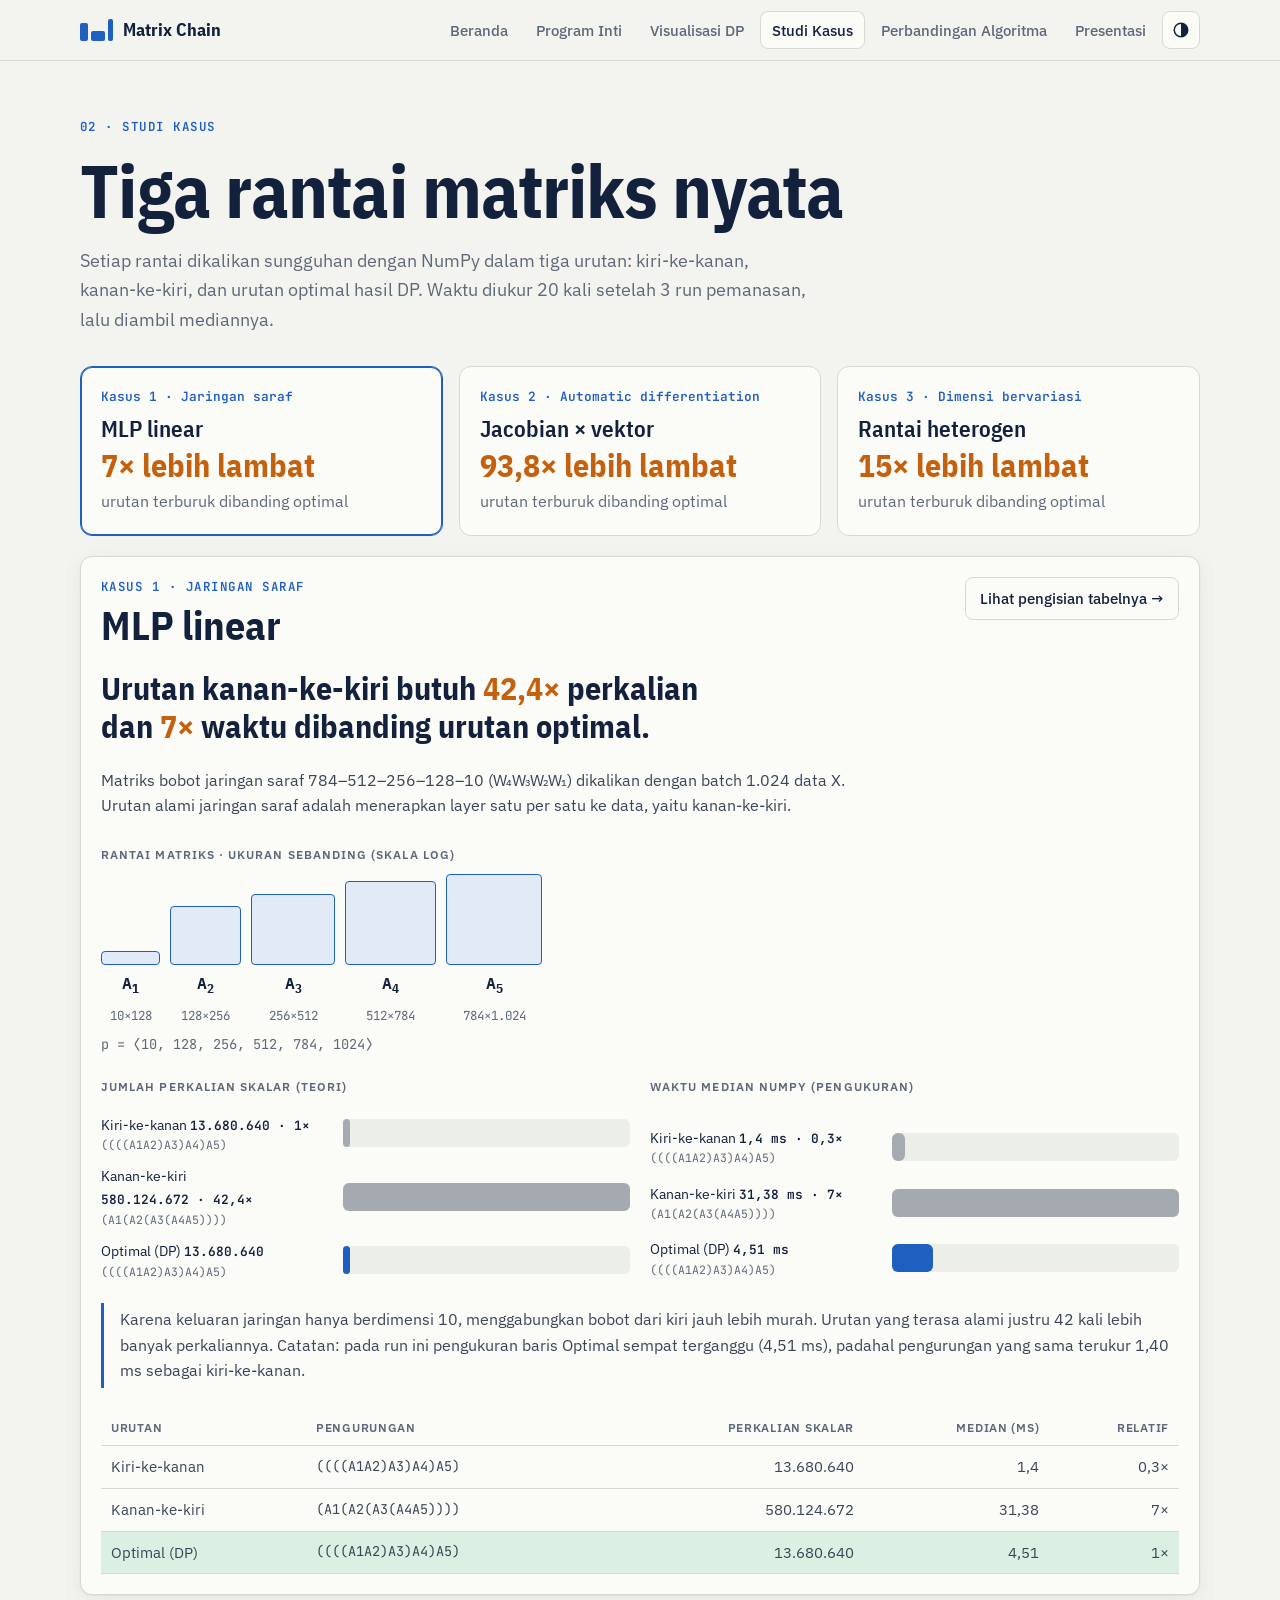
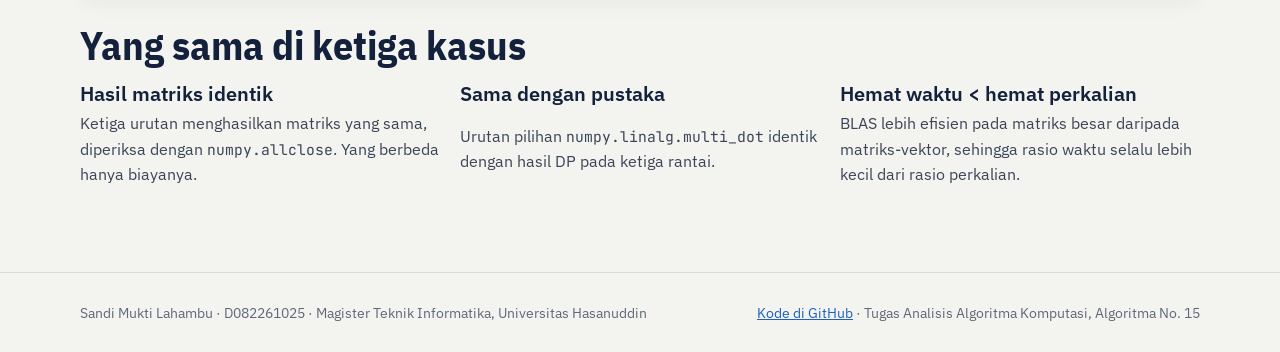
<file: studi-kasus.html>
<!doctype html>
<html lang="id">
<head>
<meta charset="utf-8">
<meta name="viewport" content="width=device-width, initial-scale=1, viewport-fit=cover">
<title>Studi Kasus MCM</title>
<link rel="preconnect" href="https://fonts.googleapis.com">
<link rel="stylesheet" href="https://fonts.googleapis.com/css2?family=IBM+Plex+Sans+Condensed:wght@600;700&family=IBM+Plex+Sans:wght@400;500;600&family=JetBrains+Mono:wght@400;600&display=swap">
<link rel="stylesheet" href="assets/style.css">
<script src="assets/algoritma.js"></script>
<script src="assets/mcm.js"></script>
<style>
.case-pick{display:grid;grid-template-columns:repeat(auto-fit,minmax(min(100%,300px),1fr));gap:16px}
.case-pick button{all:unset;cursor:pointer;display:grid;gap:8px;background:var(--surface);border:1px solid var(--line);border-radius:var(--radius);padding:20px;transition:border-color .2s,box-shadow .2s}
.case-pick button:focus-visible{outline:2px solid var(--accent);outline-offset:2px}
.case-pick button[aria-pressed="true"]{border-color:var(--accent);box-shadow:inset 0 0 0 1px var(--accent)}
.case-pick .no{font-family:var(--font-mono);font-size:.8rem;color:var(--accent);font-weight:600}
.case-pick h3{font-family:var(--font-display);font-size:1.45rem}
.case-pick .big{font-family:var(--font-display);font-weight:700;font-size:2rem;color:var(--warm);line-height:1}
.finding{font-family:var(--font-display);font-size:clamp(1.4rem,2.6vw,2rem);font-weight:700;color:var(--ink);line-height:1.2;text-wrap:balance}
.finding em{font-style:normal;color:var(--warm)}
.insight{border-left:3px solid var(--accent);padding:4px 0 4px 16px;color:var(--text)}
</style>
</head>
<body data-page="studi-kasus">
<main class="wrap">
  <header class="page-head">
    <p class="eyebrow">02 · Studi kasus</p>
    <h1>Tiga rantai matriks nyata</h1>
    <p class="lead">Setiap rantai dikalikan sungguhan dengan NumPy dalam tiga urutan: kiri-ke-kanan, kanan-ke-kiri, dan urutan optimal hasil DP. Waktu diukur 20 kali setelah 3 run pemanasan, lalu diambil mediannya.</p>
  </header>

  <div class="case-pick" id="pick" role="group" aria-label="Pilih studi kasus"></div>

  <section class="panel stack" id="detail" style="margin-top:20px;gap:22px" aria-live="polite"></section>

  <section class="block stack">
    <h2>Yang sama di ketiga kasus</h2>
    <div class="grid-3">
      <div class="stack" style="gap:6px"><h3>Hasil matriks identik</h3><p>Ketiga urutan menghasilkan matriks yang sama, diperiksa dengan <code>numpy.allclose</code>. Yang berbeda hanya biayanya.</p></div>
      <div class="stack" style="gap:6px"><h3>Sama dengan pustaka</h3><p>Urutan pilihan <code>numpy.linalg.multi_dot</code> identik dengan hasil DP pada ketiga rantai.</p></div>
      <div class="stack" style="gap:6px"><h3>Hemat waktu &lt; hemat perkalian</h3><p>BLAS lebih efisien pada matriks besar daripada matriks-vektor, sehingga rasio waktu selalu lebih kecil dari rasio perkalian.</p></div>
    </div>
  </section>
</main>
<script>
(() => {
  const { $, fmt, CASES, chainViz, bars } = MCM;
  let cur = Math.max(0, CASES.findIndex(c => c.id === location.hash.slice(1)));
  function worst(c) { const opt = c.rows.find(r => r.opt); const w = c.rows.reduce((a, b) => b.flop > a.flop ? b : a); return { opt, w, f: w.flop / opt.flop, t: w.ms / opt.ms }; }
  function pick() {
    $("#pick").innerHTML = CASES.map((c, i) => { const r = worst(c);
      return `<button aria-pressed="${i === cur}" data-i="${i}"><span class="no">Kasus ${i + 1} · ${c.tag}</span><h3>${c.name}</h3>
        <span class="big">${fmt(r.t, 1)}× lebih lambat</span><span class="muted">urutan terburuk dibanding optimal</span></button>`; }).join("");
  }
  function detail() {
    const c = CASES[cur], r = worst(c);
    $("#detail").innerHTML = `
      <div class="row" style="justify-content:space-between;align-items:start">
        <div class="stack" style="gap:6px"><span class="eyebrow">Kasus ${cur + 1} · ${c.tag}</span><h2>${c.name}</h2></div>
        <a class="btn" href="visualisasi.html#${c.id}">Lihat pengisian tabelnya →</a>
      </div>
      <p class="finding">Urutan ${r.w.u.toLowerCase()} butuh <em>${fmt(r.f, 1)}×</em> perkalian dan <em>${fmt(r.t, 1)}×</em> waktu dibanding urutan optimal.</p>
      <p style="max-width:75ch">${c.desc}</p>
      <div><span class="label">Rantai matriks · ukuran sebanding (skala log)</span><div class="chainviz" id="cv"></div>
        <p class="mono muted" style="font-size:.85rem">p = ⟨${c.p.join(", ")}⟩</p></div>
      <div class="grid-2">
        <div class="stack"><span class="label">Jumlah perkalian skalar (teori)</span><div class="bars" id="bf"></div></div>
        <div class="stack"><span class="label">Waktu median NumPy (pengukuran)</span><div class="bars" id="bt"></div></div>
      </div>
      <p class="insight">${c.insight}</p>
      <div class="tbl-wrap"><table class="data"><tr><th>Urutan</th><th>Pengurungan</th><th class="num">Perkalian skalar</th><th class="num">Median (ms)</th><th class="num">Relatif</th></tr>
        ${c.rows.map(x => `<tr${x.opt ? ' class="best"' : ""}><td>${x.u}</td><td class="mono">${x.par}</td><td class="num">${fmt(x.flop)}</td><td class="num">${fmt(x.ms, 2)}</td><td class="num">${fmt(x.ms / r.opt.ms, 1)}×</td></tr>`).join("")}
      </table></div>`;
    chainViz($("#cv"), c.p, { min: 14, max: 96 });
    bars($("#bf"), c.rows, "flop", "", 0);
    bars($("#bt"), c.rows, "ms", " ms", 2);
  }
  function show(i) { cur = i; pick(); detail(); try { history.replaceState(null, "", "#" + CASES[i].id); } catch (e) {} }
  $("#pick").addEventListener("click", e => { const b = e.target.closest("button"); if (b) show(+b.dataset.i); });
  show(cur);
})();
</script>
</body>
</html>
</file>
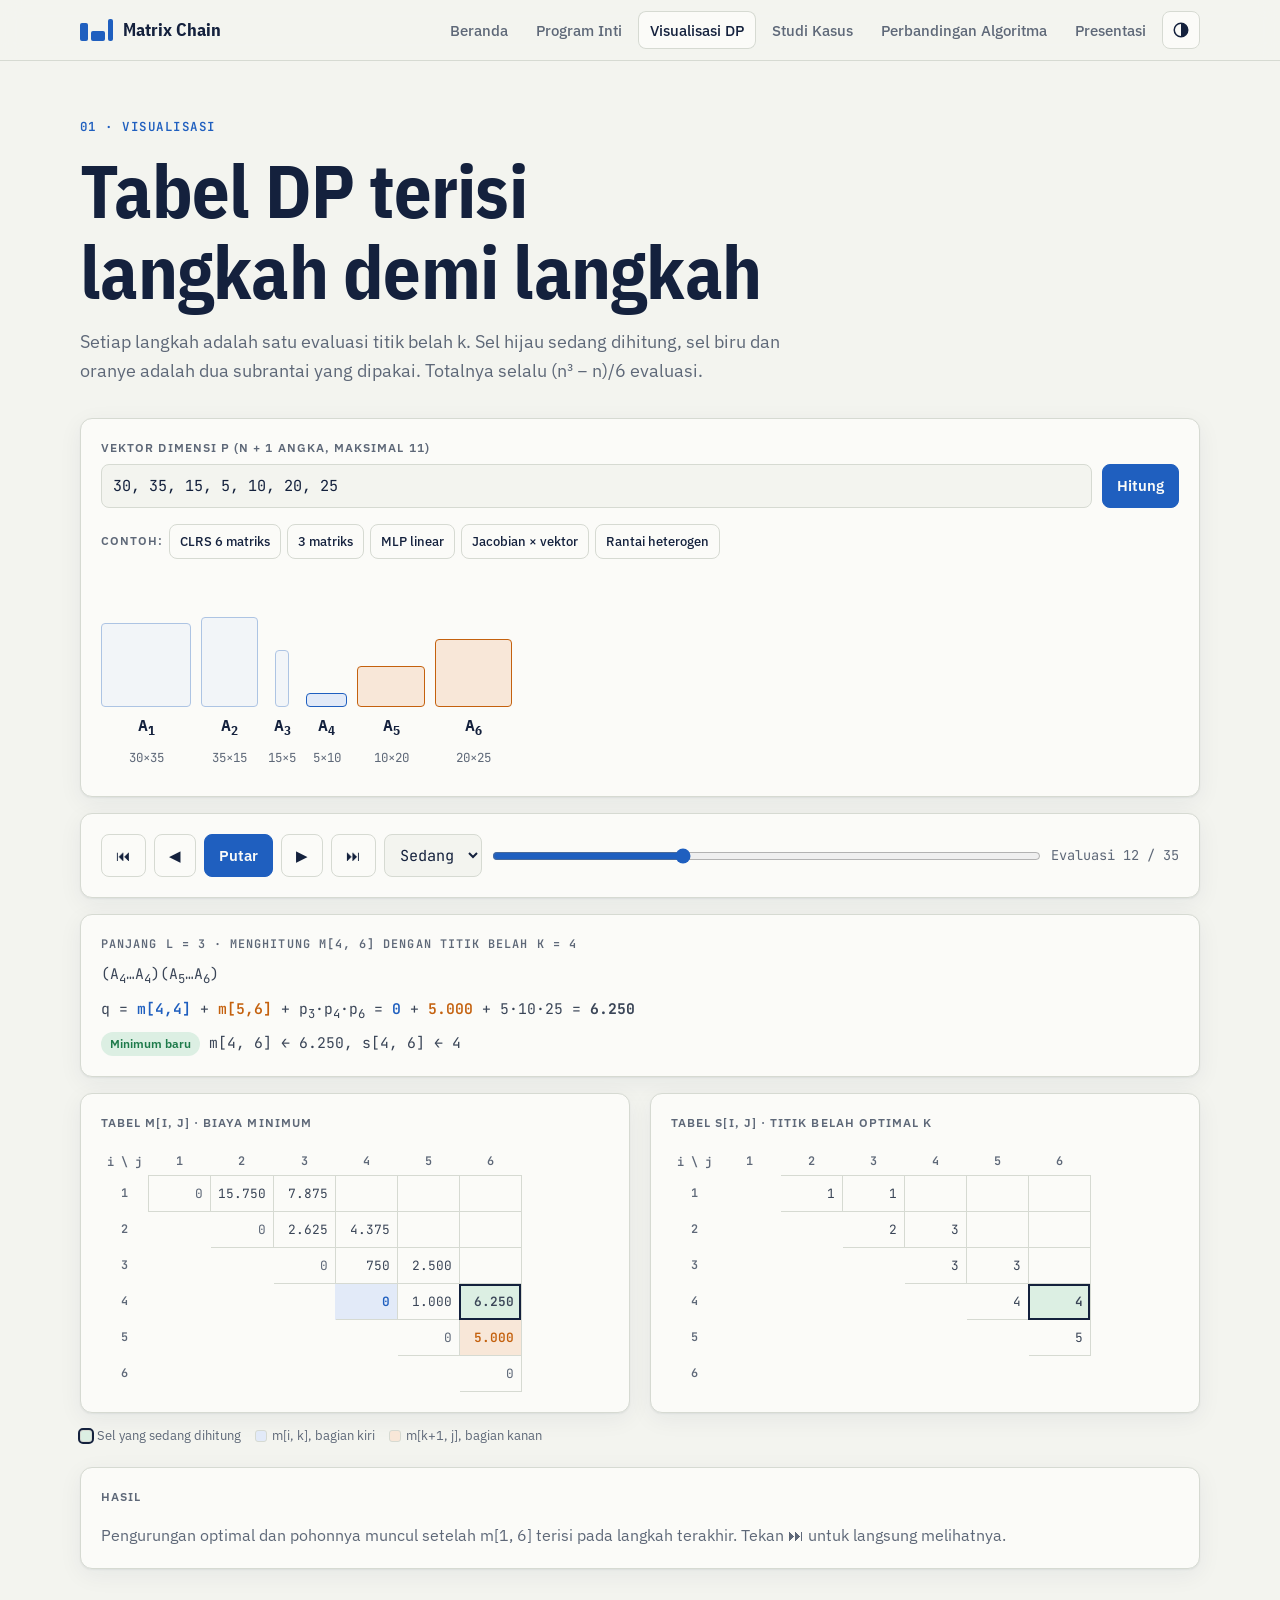
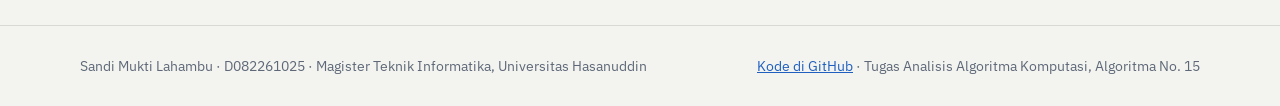
<file: visualisasi.html>
<!doctype html>
<html lang="id">
<head>
<meta charset="utf-8">
<meta name="viewport" content="width=device-width, initial-scale=1, viewport-fit=cover">
<title>Visualisasi Tabel DP</title>
<link rel="preconnect" href="https://fonts.googleapis.com">
<link rel="stylesheet" href="https://fonts.googleapis.com/css2?family=IBM+Plex+Sans+Condensed:wght@600;700&family=IBM+Plex+Sans:wght@400;500;600&family=JetBrains+Mono:wght@400;600&display=swap">
<link rel="stylesheet" href="assets/style.css">
<script src="assets/algoritma.js"></script>
<script src="assets/mcm.js"></script>
<style>
.player{display:flex;flex-wrap:wrap;gap:8px;align-items:center}
.player input[type=range]{flex:1 1 200px;min-width:0;width:auto}
.counter{font-family:var(--font-mono);font-size:.85rem;color:var(--muted);font-variant-numeric:tabular-nums}
.calc{font-family:var(--font-mono);font-size:.92rem;display:grid;gap:8px}
.calc .line{overflow-x:auto;white-space:nowrap}
.cL{color:var(--accent);font-weight:600}.cR{color:var(--warm);font-weight:600}
table.dp{border-collapse:collapse;font-family:var(--font-mono);font-size:.8rem;font-variant-numeric:tabular-nums}
table.dp th{color:var(--muted);font-weight:600;padding:4px 6px;font-size:.74rem}
table.dp td{border:1px solid var(--line);min-width:62px;height:36px;text-align:right;padding:3px 7px;transition:background .2s}
table.dp td.void{border-color:transparent}
table.dp td.diag{color:var(--muted)}
table.dp td.cur{outline:2px solid var(--ink);outline-offset:-2px;background:var(--good-soft);font-weight:600}
table.dp td.opL{background:var(--accent-soft);color:var(--accent);font-weight:600}
table.dp td.opR{background:var(--warm-soft);color:var(--warm);font-weight:600}
table.dp td.final{background:var(--good-soft);color:var(--good);font-weight:700}
.legend{display:flex;flex-wrap:wrap;gap:14px;font-size:.84rem;color:var(--muted)}
.sw{display:inline-block;width:12px;height:12px;border-radius:3px;vertical-align:-2px;margin-right:5px;border:1px solid var(--line)}
.tag{display:inline-block;font-family:var(--font-body);font-size:.75rem;font-weight:600;padding:2px 9px;border-radius:99px}
.tag.new{background:var(--good-soft);color:var(--good)} .tag.no{background:var(--surface-2);color:var(--muted)}
.tree-wrap{overflow-x:auto}
.paren{font-family:var(--font-mono);font-size:1.15rem;font-weight:600;color:var(--ink);overflow-x:auto;white-space:nowrap}
.presets{display:flex;flex-wrap:wrap;gap:6px}
.presets .btn{font-size:.82rem;padding:6px 10px}
</style>
</head>
<body data-page="visualisasi">
<main class="wrap">
  <header class="page-head">
    <p class="eyebrow">01 · Visualisasi</p>
    <h1>Tabel DP terisi langkah demi langkah</h1>
    <p class="lead">Setiap langkah adalah satu evaluasi titik belah k. Sel hijau sedang dihitung, sel biru dan oranye adalah dua subrantai yang dipakai. Totalnya selalu (n³ − n)/6 evaluasi.</p>
  </header>

  <section class="panel stack" aria-labelledby="lblIn">
    <div class="row" style="align-items:end">
      <label class="field"><span class="label" id="lblIn">Vektor dimensi p (n + 1 angka, maksimal 11)</span>
        <input type="text" id="dims" value="30, 35, 15, 5, 10, 20, 25" spellcheck="false"></label>
      <button class="btn primary" id="apply">Hitung</button>
    </div>
    <div class="presets" id="presets"><span class="label" style="align-self:center">Contoh:</span></div>
    <div class="err" id="err" role="alert"></div>
    <div class="chainviz" id="chain"></div>
  </section>

  <section class="panel" style="margin-top:16px">
    <div class="player">
      <button class="btn" id="reset" aria-label="Ke awal">⏮</button>
      <button class="btn" id="prev" aria-label="Langkah sebelumnya">◀</button>
      <button class="btn primary" id="play">Putar</button>
      <button class="btn" id="next" aria-label="Langkah berikutnya">▶</button>
      <button class="btn" id="end" aria-label="Ke akhir">⏭</button>
      <select id="speed" aria-label="Kecepatan" style="width:auto"><option value="1300">Lambat</option><option value="650" selected>Sedang</option><option value="220">Cepat</option></select>
      <input type="range" id="scrub" min="0" value="0" aria-label="Posisi langkah">
      <span class="counter" id="counter"></span>
    </div>
  </section>

  <section class="panel calc" id="calc" aria-live="polite" style="margin-top:16px"></section>

  <div class="grid-2" style="margin-top:16px">
    <section class="panel stack"><span class="label">Tabel m[i, j] · biaya minimum</span><div class="tbl-wrap"><table class="dp" id="tm"></table></div></section>
    <section class="panel stack"><span class="label">Tabel s[i, j] · titik belah optimal k</span><div class="tbl-wrap"><table class="dp" id="ts"></table></div></section>
  </div>
  <div class="legend" style="margin-top:12px">
    <span><i class="sw" style="background:var(--good-soft);outline:2px solid var(--ink)"></i>Sel yang sedang dihitung</span>
    <span><i class="sw" style="background:var(--accent-soft)"></i>m[i, k], bagian kiri</span>
    <span><i class="sw" style="background:var(--warm-soft)"></i>m[k+1, j], bagian kanan</span>
  </div>

  <section class="panel stack" id="result" style="margin-top:20px"></section>
</main>
<script>
(() => {
  const { $, fmt, chainViz, costBySplit, parensBySplit, splitLR, splitRL } = MCM;
  const PRESETS = { clrs: ["CLRS 6 matriks", [30,35,15,5,10,20,25]], bab1: ["3 matriks", [10,100,5,50]],
    mlp: ["MLP linear", [10,128,256,512,784,1024]], jacobian: ["Jacobian × vektor", [1500,1500,1500,1500,1]],
    heterogen: ["Rantai heterogen", [766,257,1284,20,362,340,823,564,251]] };
  let p = [], n = 0, steps = [], pos = 0, timer = null;
  $("#presets").insertAdjacentHTML("beforeend", Object.entries(PRESETS).map(([k, [name]]) => `<button class="btn" data-k="${k}">${name}</button>`).join(""));

  function parse(text) {
    const nums = text.split(/[\s,;]+/).filter(Boolean).map(Number);
    if (nums.length < 2) return "Masukkan minimal 2 angka (1 matriks).";
    if (nums.length > 11) return "Maksimal 11 angka (10 matriks) agar tabel tetap terbaca.";
    if (nums.some(x => !Number.isInteger(x) || x < 1)) return "Semua dimensi harus bilangan bulat positif.";
    return nums;
  }
  function build() { steps = []; for (let l = 2; l <= n; l++) for (let i = 1; i <= n - l + 1; i++) { const j = i + l - 1; for (let k = i; k < j; k++) steps.push({ i, j, k }); } }
  function stateAt(t) {
    const m = Array.from({ length: n + 1 }, () => Array(n + 1).fill(null)), s = Array.from({ length: n + 1 }, () => Array(n + 1).fill(null));
    for (let i = 1; i <= n; i++) m[i][i] = 0;
    let info = null;
    for (let x = 0; x < t; x++) {
      const { i, j, k } = steps[x], prev = m[i][j], q = m[i][k] + m[k + 1][j] + p[i - 1] * p[k] * p[j], better = prev === null || q < prev;
      if (better) { m[i][j] = q; s[i][j] = k; }
      if (x === t - 1) info = { i, j, k, q, prev, better, left: m[i][k], right: m[k + 1][j] };
    }
    return { m, s, info };
  }
  function table(el, tab, info, isS, finished) {
    let h = "<tr><th>i \\ j</th>" + Array.from({ length: n }, (_, x) => `<th>${x + 1}</th>`).join("") + "</tr>";
    for (let i = 1; i <= n; i++) {
      h += `<tr><th>${i}</th>`;
      for (let j = 1; j <= n; j++) {
        if (j < i || (isS && j === i)) { h += '<td class="void"></td>'; continue; }
        const c = [];
        if (i === j) c.push("diag");
        if (info) { if (i === info.i && j === info.j) c.push("cur"); else if (!isS && i === info.i && j === info.k) c.push("opL"); else if (!isS && i === info.k + 1 && j === info.j) c.push("opR"); }
        if (finished && i === 1 && j === n) c.push("final");
        h += `<td class="${c.join(" ")}">${tab[i][j] === null ? "" : fmt(tab[i][j])}</td>`;
      }
      h += "</tr>";
    }
    el.innerHTML = h;
  }
  function calc(info) {
    if (!info) { $("#calc").innerHTML = `<span class="label">Langkah</span><div>Kondisi awal: diagonal m[i, i] = 0. Tekan <b>Putar</b> atau <b>▶</b>. Ada ${fmt(steps.length)} evaluasi = (n³ − n)/6 dengan n = ${n}.</div>`; return; }
    const { i, j, k, q, prev, better, left, right } = info;
    $("#calc").innerHTML = `<span class="label">Panjang l = ${j - i + 1} · menghitung m[${i}, ${j}] dengan titik belah k = ${k}</span>
      <div class="line">(A<sub>${i}</sub>…A<sub>${k}</sub>)(A<sub>${k + 1}</sub>…A<sub>${j}</sub>)</div>
      <div class="line">q = <span class="cL">m[${i},${k}]</span> + <span class="cR">m[${k + 1},${j}]</span> + p<sub>${i - 1}</sub>·p<sub>${k}</sub>·p<sub>${j}</sub> = <span class="cL">${fmt(left)}</span> + <span class="cR">${fmt(right)}</span> + ${fmt(p[i - 1])}·${fmt(p[k])}·${fmt(p[j])} = <b>${fmt(q)}</b></div>
      <div>${better ? `<span class="tag new">Minimum baru</span> m[${i}, ${j}] ← ${fmt(q)}, s[${i}, ${j}] ← ${k}${prev === null ? "" : ` (sebelumnya ${fmt(prev)})`}`
                    : `<span class="tag no">Tidak lebih murah</span> ${fmt(q)} ≥ ${fmt(prev)}, m[${i}, ${j}] tetap`}</div>`;
  }
  function tree(s, m) {                      // pohon pengurungan dari tabel s
    let leaf = 0; const nodes = [], edges = [];
    function lay(i, j, d) {
      if (i === j) { const nd = { x: leaf++, d, label: `A${i}`, leaf: true }; nodes.push(nd); return nd; }
      const k = s[i][j], L = lay(i, k, d + 1), R = lay(k + 1, j, d + 1);
      const nd = { x: (L.x + R.x) / 2, d, label: fmt(m[i][j]), dims: `${fmt(p[i - 1])}×${fmt(p[j])}` };
      nodes.push(nd); edges.push([nd, L], [nd, R]); return nd;
    }
    lay(1, n, 0);
    const depth = Math.max(...nodes.map(v => v.d)), W = Math.max(520, n * 92), H = (depth + 1) * 78 + 30;
    const X = v => 46 + v.x * (W - 92) / Math.max(1, n - 1), Y = v => 30 + v.d * 78;
    return `<svg viewBox="0 0 ${W} ${H}" width="${W}" height="${H}" role="img" aria-label="Pohon pengurungan optimal">
      ${edges.map(([a, b]) => `<line x1="${X(a)}" y1="${Y(a)}" x2="${X(b)}" y2="${Y(b)}" stroke="var(--line)" stroke-width="2"/>`).join("")}
      ${nodes.map(v => v.leaf
        ? `<g><rect x="${X(v) - 24}" y="${Y(v) - 16}" width="48" height="32" rx="6" fill="var(--accent-soft)" stroke="var(--accent)"/><text x="${X(v)}" y="${Y(v) + 5}" text-anchor="middle" font-family="JetBrains Mono, monospace" font-size="13" font-weight="600" fill="var(--ink)">${v.label}</text></g>`
        : `<g><circle cx="${X(v)}" cy="${Y(v)}" r="7" fill="var(--ink)"/><text x="${X(v) + 12}" y="${Y(v) - 6}" font-family="JetBrains Mono, monospace" font-size="12" fill="var(--ink)">${v.label}</text><text x="${X(v) + 12}" y="${Y(v) + 10}" font-family="JetBrains Mono, monospace" font-size="11" fill="var(--muted)">${v.dims}</text></g>`).join("")}
    </svg>`;
  }
  function result(st, finished) {
    if (!finished) { $("#result").innerHTML = `<span class="label">Hasil</span><p class="muted">Pengurungan optimal dan pohonnya muncul setelah m[1, ${n}] terisi pada langkah terakhir. Tekan ⏭ untuk langsung melihatnya.</p>`; return; }
    if (n === 1) { $("#result").innerHTML = `<span class="label">Hasil</span><p class="paren">A1</p><p class="muted">Satu matriks tidak membutuhkan perkalian.</p>`; return; }
    const opt = st.m[1][n], lr = costBySplit(p, splitLR(n), 1, n), rl = costBySplit(p, splitRL(n), 1, n);
    const sp = (a, b) => st.s[a][b];
    $("#result").innerHTML = `<span class="label">Hasil · pengurungan optimal</span>
      <p class="paren">${parensBySplit(sp, 1, n)}</p>
      <div class="grid-3">
        <div class="stat"><span class="num blue">${fmt(opt)}</span><p>Optimal (DP), perkalian skalar</p></div>
        <div class="stat"><span class="num">${fmt(lr)}</span><p>Kiri-ke-kanan · ${opt ? fmt(lr / opt, 1) : "—"}× optimal</p></div>
        <div class="stat"><span class="num">${fmt(rl)}</span><p>Kanan-ke-kiri · ${opt ? fmt(rl / opt, 1) : "—"}× optimal</p></div>
      </div>
      <span class="label">Pohon pengurungan · angka = biaya subrantai, di bawahnya ukuran hasil</span>
      <div class="tree-wrap">${tree(st.s, st.m)}</div>`;
  }
  function render() {
    const st = stateAt(pos), finished = pos === steps.length, info = st.info;
    chainViz($("#chain"), p, { cls: i => (info && i > info.k && i <= info.j) ? "hot" : "" });
    if (info) $("#chain").querySelectorAll(".box").forEach((b, x) => { const i = x + 1; b.style.opacity = (i < info.i || i > info.j) ? .35 : 1; });
    table($("#tm"), st.m, info, false, finished); table($("#ts"), st.s, info, true, finished);
    calc(info); result(st, finished);
    $("#scrub").max = steps.length; $("#scrub").value = pos; $("#counter").textContent = `Evaluasi ${pos} / ${steps.length}`;
  }
  function stop() { clearInterval(timer); timer = null; $("#play").textContent = "Putar"; }
  function play() { if (pos >= steps.length) pos = 0; $("#play").textContent = "Jeda"; timer = setInterval(() => { if (pos < steps.length) { pos++; render(); } if (pos >= steps.length) stop(); }, +$("#speed").value); }
  function load(text, at) { const r = parse(text); if (typeof r === "string") { $("#err").textContent = r; return; } $("#err").textContent = ""; stop(); p = r; n = p.length - 1; build(); pos = at === "end" ? steps.length : Math.min(at || 0, steps.length); render(); }

  $("#apply").onclick = () => load($("#dims").value);
  $("#dims").addEventListener("keydown", e => { if (e.key === "Enter") load($("#dims").value); });
  $("#presets").addEventListener("click", e => { const k = e.target.dataset && e.target.dataset.k; if (!k) return; $("#dims").value = PRESETS[k][1].join(", "); load($("#dims").value); });
  $("#play").onclick = () => timer ? stop() : play();
  $("#next").onclick = () => { stop(); if (pos < steps.length) { pos++; render(); } };
  $("#prev").onclick = () => { stop(); if (pos > 0) { pos--; render(); } };
  $("#reset").onclick = () => { stop(); pos = 0; render(); };
  $("#end").onclick = () => { stop(); pos = steps.length; render(); };
  $("#scrub").oninput = e => { stop(); pos = +e.target.value; render(); };
  $("#speed").onchange = () => { if (timer) { stop(); play(); } };
  document.addEventListener("keydown", e => { if (e.target.tagName === "INPUT" || e.target.tagName === "SELECT") return; if (e.key === "ArrowRight") $("#next").click(); if (e.key === "ArrowLeft") $("#prev").click(); if (e.key === " ") { e.preventDefault(); $("#play").click(); } });

  const hash = location.hash.slice(1);
  if (PRESETS[hash]) { $("#dims").value = PRESETS[hash][1].join(", "); load($("#dims").value, "end"); }
  else load($("#dims").value, 12);
})();
</script>
</body>
</html>
</file>
<file: assets/style.css>
/* Situs MCM — lembar kerja matriks: navigasi atas, isi satu kolom lebar, kartu hanya untuk objek yang bisa dioperasikan */
:root{
  --bg:#F3F4EF; --surface:#FBFBF8; --surface-2:#ECEEE8; --ink:#14213D; --text:#3A4557; --muted:#5E6878;
  --line:#D6DAD2; --accent:#1F5FBF; --accent-soft:#E2EAF8; --warm:#C4610E; --warm-soft:#F8E7D8;
  --good:#1D7A4A; --good-soft:#DCEFE3; --code-bg:#14213D; --code-ink:#E3E8F0;
  --font-display:"IBM Plex Sans Condensed","Arial Narrow",Arial,sans-serif;
  --font-body:"IBM Plex Sans",Arial,sans-serif;
  --font-mono:"JetBrains Mono","Cascadia Mono",Consolas,monospace;
  --radius:12px; --shadow:0 1px 2px rgba(20,33,61,.06),0 6px 24px rgba(20,33,61,.06);
  color-scheme:light;
}
@media (prefers-color-scheme: dark){:root:not([data-theme="light"]){
  --bg:#0E1524; --surface:#162034; --surface-2:#1C2840; --ink:#EEF2F8; --text:#C9D2DF; --muted:#94A0B4;
  --line:#2A3650; --accent:#78A9F0; --accent-soft:#1D2E4B; --warm:#F0A35C; --warm-soft:#3A2A1C;
  --good:#5CC38C; --good-soft:#173326; --code-bg:#0A101C; --code-ink:#D9E1EE;
  --shadow:0 1px 2px rgba(0,0,0,.3),0 6px 24px rgba(0,0,0,.25); color-scheme:dark}}
:root[data-theme="dark"]{
  --bg:#0E1524; --surface:#162034; --surface-2:#1C2840; --ink:#EEF2F8; --text:#C9D2DF; --muted:#94A0B4;
  --line:#2A3650; --accent:#78A9F0; --accent-soft:#1D2E4B; --warm:#F0A35C; --warm-soft:#3A2A1C;
  --good:#5CC38C; --good-soft:#173326; --code-bg:#0A101C; --code-ink:#D9E1EE;
  --shadow:0 1px 2px rgba(0,0,0,.3),0 6px 24px rgba(0,0,0,.25); color-scheme:dark}

*{box-sizing:border-box}
html{scroll-behavior:smooth}
body{margin:0;background:var(--bg);color:var(--text);font-family:var(--font-body);font-size:16px;line-height:1.6}
a{color:var(--accent)}
img{max-width:100%}
code,.mono{font-family:var(--font-mono);font-size:.92em}
h1,h2,h3{color:var(--ink);font-family:var(--font-display);line-height:1.1;text-wrap:balance;margin:0}
h1{font-size:clamp(2.4rem,6vw,4.6rem);font-weight:700;letter-spacing:-.01em}
h2{font-size:clamp(1.7rem,3.4vw,2.5rem);font-weight:700}
h3{font-size:1.25rem;font-weight:600;font-family:var(--font-body)}
p{margin:0}
.wrap{max-width:1160px;margin:0 auto;padding-inline:20px}
.eyebrow{font-family:var(--font-mono);font-size:.78rem;letter-spacing:.12em;text-transform:uppercase;color:var(--accent);font-weight:600}
.lead{font-size:1.15rem;color:var(--muted);max-width:66ch}
.muted{color:var(--muted)}
.stack{display:grid;gap:16px;grid-template-columns:minmax(0,1fr)}
.stack>*{min-width:0}
:focus-visible{outline:2px solid var(--accent);outline-offset:2px}

/* navigasi */
.site-header{position:sticky;top:env(safe-area-inset-top,0px);z-index:20;background:color-mix(in srgb,var(--bg) 88%,transparent);backdrop-filter:blur(10px);border-bottom:1px solid var(--line)}
.nav{display:flex;align-items:center;gap:20px;min-height:60px;flex-wrap:wrap;padding-block:8px}
.brand{display:flex;align-items:center;gap:10px;text-decoration:none;color:var(--ink);font-family:var(--font-display);font-weight:700;font-size:1.15rem;white-space:nowrap}
.brand-mark{display:flex;gap:3px;align-items:flex-end}
.brand-mark i{display:block;background:var(--accent);border-radius:2px}
.nav-links{display:flex;gap:4px;flex-wrap:wrap;margin-left:auto;align-items:center}
.nav-links a{text-decoration:none;color:var(--muted);font-weight:500;font-size:.95rem;padding:7px 12px;border-radius:8px}
.nav-links a:hover{color:var(--ink);background:var(--surface-2)}
.nav-links a[aria-current="page"]{color:var(--ink);background:var(--surface);box-shadow:inset 0 0 0 1px var(--line)}
.theme-btn{border:1px solid var(--line);background:var(--surface);color:var(--ink);border-radius:8px;width:38px;height:38px;cursor:pointer;display:inline-grid;place-items:center;padding:0}
@media (max-width:760px){.nav-links{margin-left:0;width:100%;overflow-x:auto;flex-wrap:nowrap}.nav-links a{white-space:nowrap}}

/* bagian halaman */
.page-head{padding-block:56px 32px;display:grid;gap:14px}
section.block{padding-block:28px}
.panel{background:var(--surface);border:1px solid var(--line);border-radius:var(--radius);padding:20px;min-width:0;box-shadow:var(--shadow)}
.grid-2{display:grid;grid-template-columns:repeat(auto-fit,minmax(min(100%,440px),1fr));gap:20px}
.grid-3{display:grid;grid-template-columns:repeat(auto-fit,minmax(min(100%,280px),1fr));gap:20px}
.grid-2>*,.grid-3>*{min-width:0}

/* tombol & masukan */
.btn{font:inherit;font-size:.92rem;font-weight:500;padding:9px 14px;border-radius:8px;border:1px solid var(--line);background:var(--surface);color:var(--ink);cursor:pointer;text-decoration:none;display:inline-flex;align-items:center;gap:6px}
.btn:hover{border-color:var(--accent)}
.btn.primary{background:var(--accent);border-color:var(--accent);color:var(--surface);font-weight:600}
.btn[aria-pressed="true"]{background:var(--ink);color:var(--bg);border-color:var(--ink)}
.btn:disabled{opacity:.45;cursor:not-allowed}
.row{display:flex;flex-wrap:wrap;gap:10px;align-items:center}
label.field{display:grid;gap:6px;min-width:0;flex:1 1 240px}
.label{font-size:.74rem;text-transform:uppercase;letter-spacing:.09em;color:var(--muted);font-weight:600}
input[type=text],input[type=number],select{font:inherit;font-family:var(--font-mono);font-size:.95rem;padding:9px 11px;border:1px solid var(--line);border-radius:8px;background:var(--bg);color:var(--ink);width:100%}
input[type=range]{accent-color:var(--accent);width:100%}
.err{color:var(--warm);font-size:.88rem;min-height:1.3em}

/* angka besar */
.stat{display:grid;gap:4px}
.stat .num{font-family:var(--font-display);font-weight:700;font-size:clamp(2.4rem,5vw,3.6rem);line-height:1;color:var(--ink);font-variant-numeric:tabular-nums}
.stat .num.blue{color:var(--accent)} .stat .num.warm{color:var(--warm)}
.stat p{color:var(--muted);font-size:.95rem}

/* matriks proporsional */
.chainviz{display:flex;align-items:flex-end;gap:10px;flex-wrap:wrap;padding-block:8px}
.mx{display:grid;gap:6px;justify-items:center}
.mx .box{background:var(--accent-soft);border:1.5px solid var(--accent);border-radius:4px;transition:background .3s,border-color .3s,transform .3s}
.mx .box.hot{background:var(--warm-soft);border-color:var(--warm)}
.mx .box.done{background:var(--good-soft);border-color:var(--good)}
.mx span{font-family:var(--font-mono);font-size:.78rem;color:var(--muted);white-space:nowrap}
.mx b{font-family:var(--font-display);color:var(--ink)}

/* tabel */
.tbl-wrap{overflow-x:auto}
table.data{border-collapse:collapse;width:100%;font-size:.92rem;font-variant-numeric:tabular-nums}
table.data th{text-align:left;color:var(--muted);font-weight:600;font-size:.76rem;text-transform:uppercase;letter-spacing:.06em;padding:8px 10px;border-bottom:1.5px solid var(--line)}
table.data td{padding:9px 10px;border-bottom:1px solid var(--line)}
table.data td.num,table.data th.num{text-align:right}
table.data tr.best td{background:var(--good-soft)}
.pill{display:inline-block;font-size:.75rem;font-weight:600;padding:2px 9px;border-radius:99px;white-space:nowrap}
.pill.ok{background:var(--good-soft);color:var(--good)}
.pill.bad{background:var(--warm-soft);color:var(--warm)}
.pill.na{background:var(--surface-2);color:var(--muted)}

/* batang */
.bars{display:grid;gap:10px}
.bar-row{display:grid;grid-template-columns:minmax(150px,230px) 1fr;gap:12px;align-items:center}
.bar-num{font-family:var(--font-mono);font-size:.8rem;font-weight:600;color:var(--ink);white-space:nowrap}
.bar-name{display:grid;font-size:.9rem;color:var(--ink);min-width:0}
.bar-name code{font-size:.72rem;color:var(--muted);word-break:break-all}
.bar-track{position:relative;height:28px;background:var(--surface-2);border-radius:6px;min-width:0}
.bar-fill{height:100%;border-radius:6px;background:var(--muted);opacity:.5;min-width:3px;transition:width .5s}
.bar-fill.opt{background:var(--accent);opacity:1}
.bar-val{position:absolute;top:50%;transform:translateY(-50%);font-family:var(--font-mono);font-size:.78rem;white-space:nowrap;color:var(--ink)}
@media (max-width:620px){.bar-row{grid-template-columns:1fr;gap:4px}}

/* kartu tautan beranda */
.card-link{display:grid;gap:10px;text-decoration:none;color:inherit;background:var(--surface);border:1px solid var(--line);border-radius:var(--radius);padding:24px;transition:border-color .2s,transform .2s}
.card-link:hover{border-color:var(--accent);transform:translateY(-2px)}
.card-link h3{font-family:var(--font-display);font-size:1.5rem}
.card-link .go{font-family:var(--font-mono);font-size:.82rem;color:var(--accent)}

/* kode */
pre.code{background:var(--code-bg);color:var(--code-ink);border-radius:var(--radius);padding:18px 20px;overflow-x:auto;font-family:var(--font-mono);font-size:.86rem;line-height:1.6;margin:0}
pre.code .k{color:#8FB3E8} pre.code .w{color:#F0A35C} pre.code .c{color:#7E8BA3}

.site-footer{border-top:1px solid var(--line);margin-top:56px;padding-block:28px;color:var(--muted);font-size:.9rem}
.site-footer .row{justify-content:space-between}
@media (prefers-reduced-motion: reduce){*{transition:none!important;animation:none!important;scroll-behavior:auto!important}}
</file>
